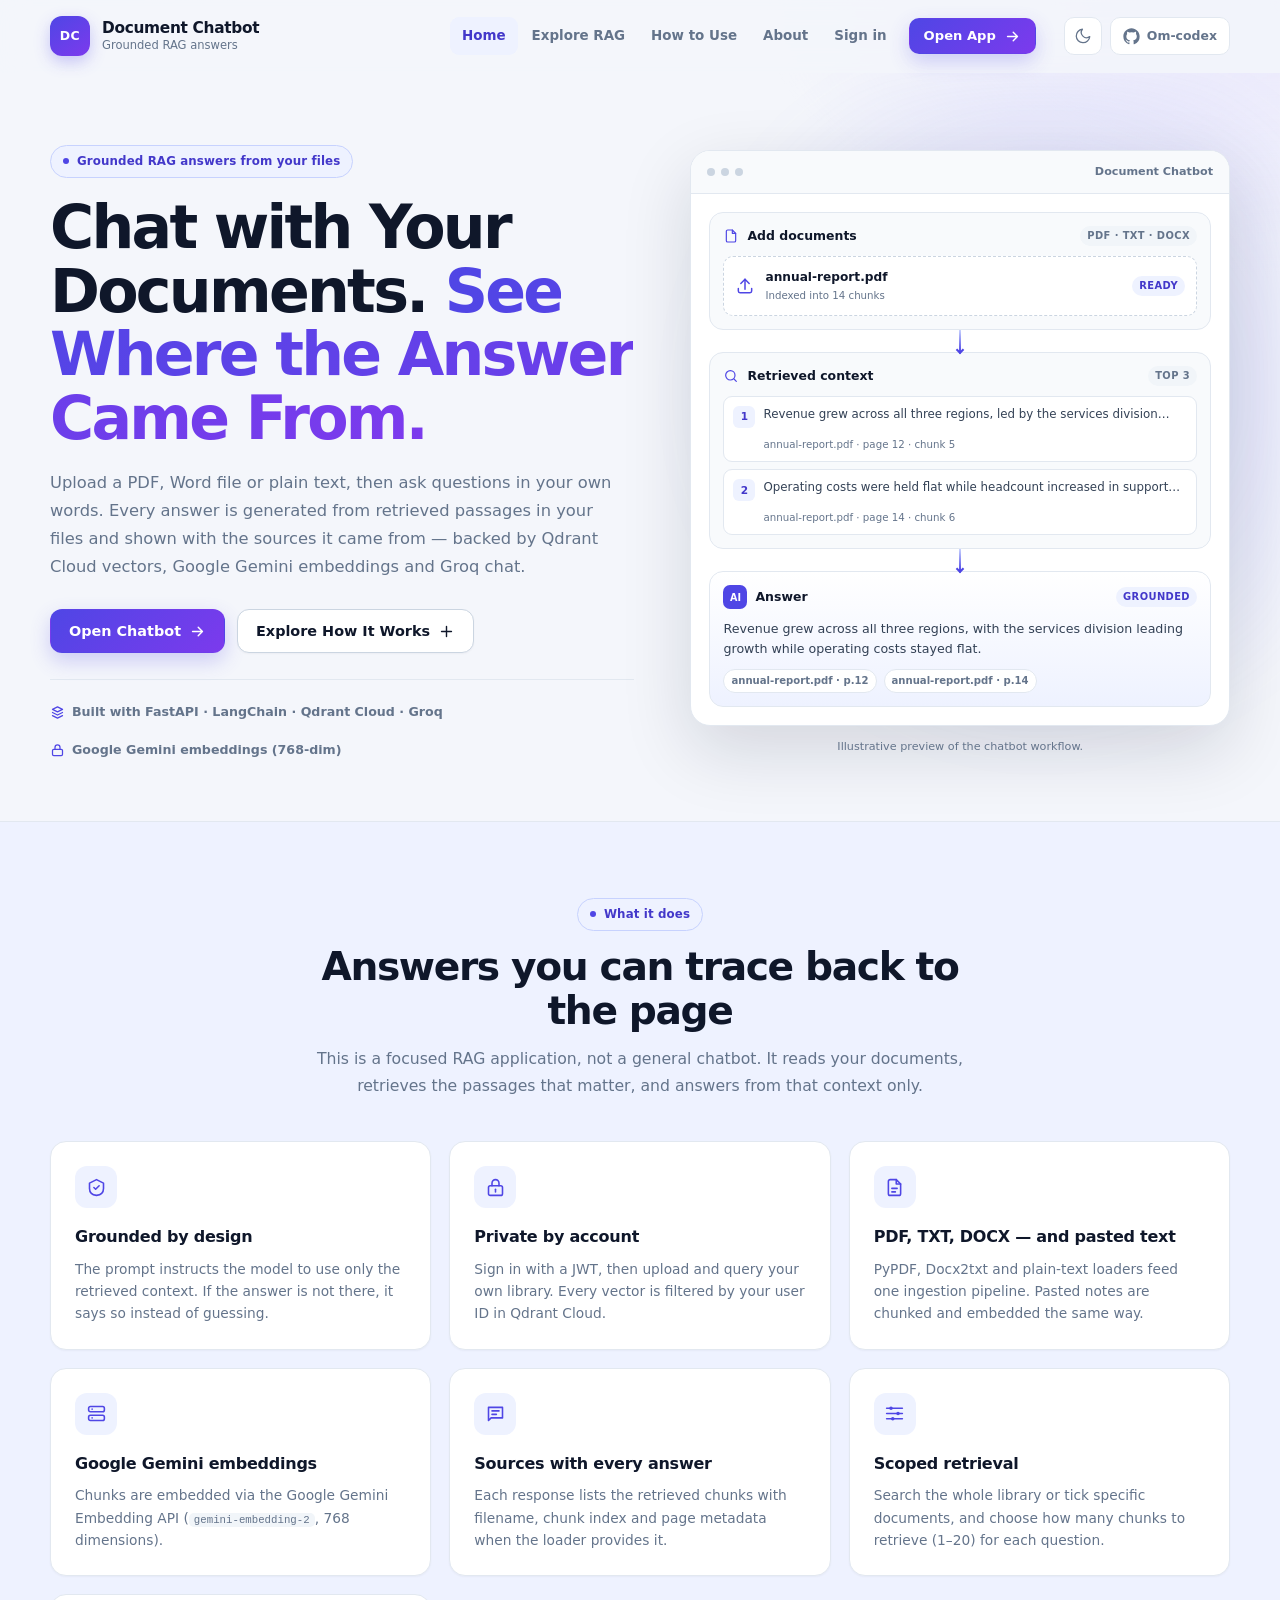
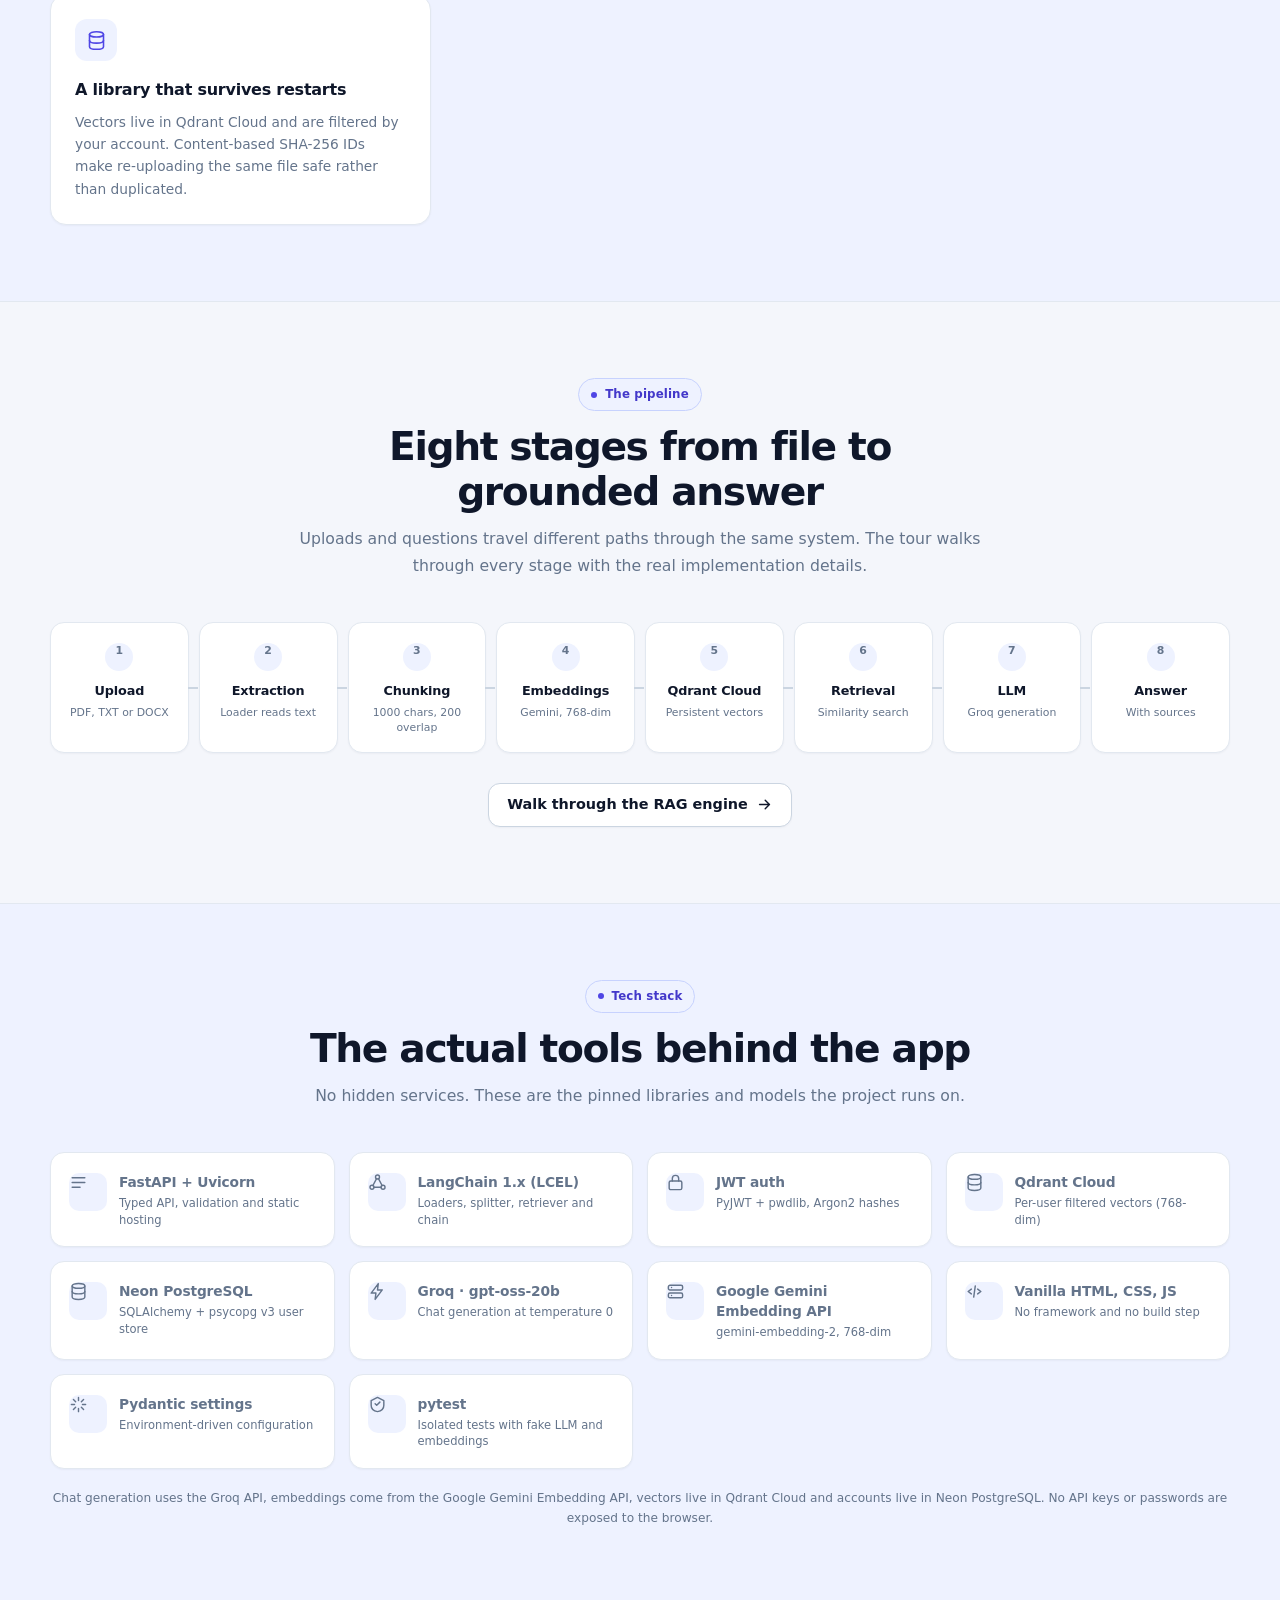
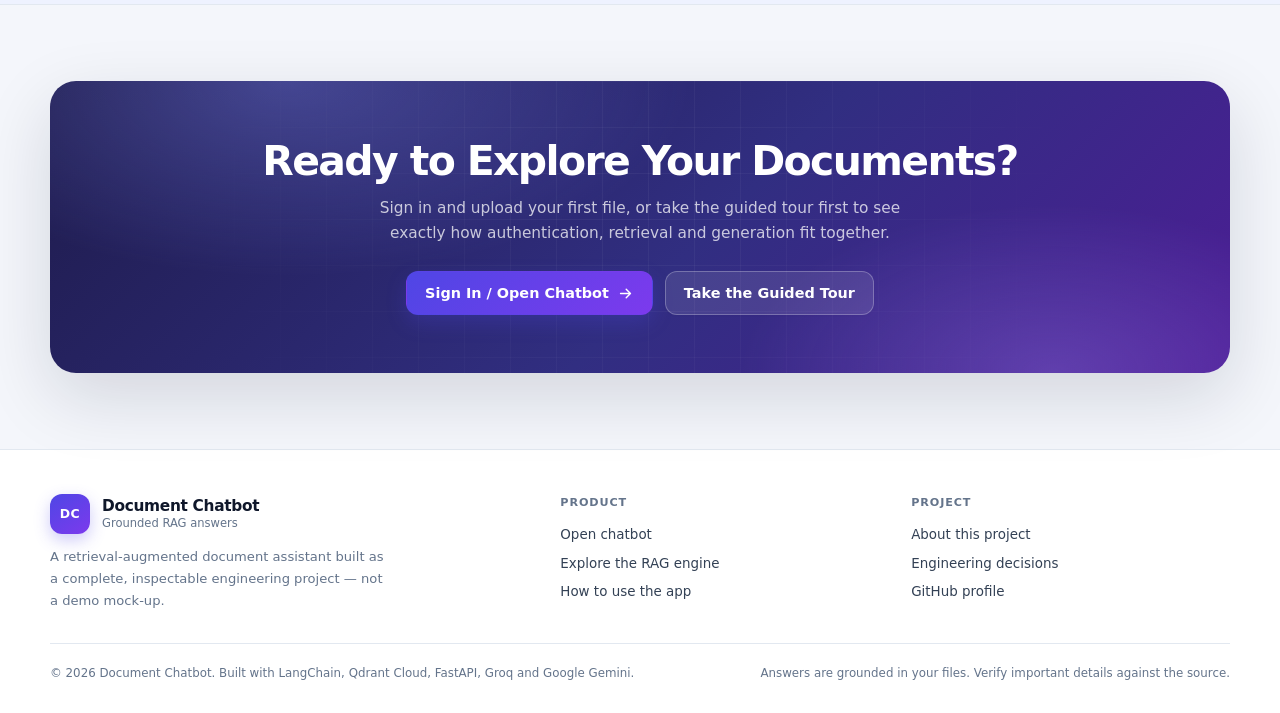
<file: frontend/index.html>
<!doctype html>
<html lang="en">
<head>
  <meta charset="utf-8" />
  <meta name="viewport" content="width=device-width, initial-scale=1" />
  <meta name="description" content="Retrieval-augmented generation document assistant. Upload PDF, TXT or DOCX files and ask grounded questions with cited sources. FastAPI backend, Qdrant Cloud vectors, Google Gemini embeddings and Groq chat." />
  <title>Document Chatbot — Chat with your documents</title>
  <link rel="icon" href="favicon.svg" type="image/svg+xml" />
  <link rel="stylesheet" href="css/site.css?v=1" />
  <script src="js/theme.js"></script>
</head>
<body>
  <a class="skip-link" href="#main">Skip to content</a>

  <header class="site-header" id="site-header">
    <div class="container site-header__inner">
      <a class="site-brand" href="index.html" aria-label="Document Chatbot home">
        <span class="site-brand__mark" aria-hidden="true">DC</span>
        <span class="site-brand__text">
          <strong>Document Chatbot</strong>
          <span>Grounded RAG answers</span>
        </span>
      </a>

      <nav class="site-nav" id="site-nav" aria-label="Primary">
        <a href="index.html" aria-current="page">Home</a>
        <a href="tour.html?tour=rag">Explore RAG</a>
        <a href="tour.html?tour=app">How to Use</a>
        <a href="about.html">About</a>
        <a href="login.html">Sign in</a>
        <a class="btn btn--primary btn--sm" href="chat.html">
          Open App
          <svg viewBox="0 0 24 24" fill="none" stroke="currentColor" stroke-width="2" stroke-linecap="round" stroke-linejoin="round" aria-hidden="true">
            <path d="M5 12h14M13 6l6 6-6 6" />
          </svg>
        </a>
      </nav>

      <div class="site-tools">
        <button id="theme-toggle" class="icon-btn" type="button" aria-label="Dark mode" aria-pressed="false" title="Switch to dark mode">
          <svg class="theme-icon theme-icon--moon" viewBox="0 0 24 24" fill="none" stroke="currentColor" stroke-width="1.7" stroke-linecap="round" stroke-linejoin="round" aria-hidden="true">
            <path d="M21 12.8A9 9 0 1 1 11.2 3a7 7 0 0 0 9.8 9.8Z" />
          </svg>
          <svg class="theme-icon theme-icon--sun" viewBox="0 0 24 24" fill="none" stroke="currentColor" stroke-width="1.7" stroke-linecap="round" stroke-linejoin="round" aria-hidden="true">
            <circle cx="12" cy="12" r="4" />
            <path d="M12 2v2M12 20v2M4.93 4.93l1.41 1.41M17.66 17.66l1.41 1.41M2 12h2M20 12h2M6.34 17.66l-1.41 1.41M19.07 4.93l-1.41 1.41" />
          </svg>
        </button>
        <a class="github-link" href="https://github.com/Om-codex" target="_blank" rel="noopener noreferrer" title="Om-codex on GitHub" aria-label="Om-codex on GitHub">
          <svg viewBox="0 0 24 24" fill="currentColor" aria-hidden="true">
            <path d="M12 .5C5.73.5.5 5.73.5 12a11.5 11.5 0 0 0 7.86 10.92c.58.1.79-.25.79-.56v-2c-3.2.7-3.88-1.37-3.88-1.37-.53-1.34-1.3-1.7-1.3-1.7-1.06-.72.08-.71.08-.71 1.17.08 1.78 1.2 1.78 1.2 1.04 1.78 2.73 1.27 3.4.97.1-.75.4-1.27.73-1.56-2.55-.29-5.23-1.28-5.23-5.7 0-1.26.45-2.29 1.19-3.1-.12-.29-.52-1.46.11-3.05 0 0 .97-.31 3.18 1.18a11.1 11.1 0 0 1 5.8 0c2.2-1.49 3.17-1.18 3.17-1.18.63 1.59.23 2.76.11 3.05.74.81 1.19 1.84 1.19 3.1 0 4.43-2.69 5.4-5.25 5.69.41.36.78 1.06.78 2.14v3.17c0 .31.21.67.8.56A11.5 11.5 0 0 0 23.5 12C23.5 5.73 18.27.5 12 .5Z" />
          </svg>
          <span>Om-codex</span>
        </a>
        <button class="nav-toggle" id="nav-toggle" type="button" aria-expanded="false" aria-controls="site-nav" aria-label="Open menu">
          <span></span><span></span><span></span>
        </button>
      </div>
    </div>
  </header>

  <main id="main">
    <!-- ================================================================ hero -->
    <section class="hero">
      <div class="container hero__grid">
        <div>
          <span class="eyebrow">Grounded RAG answers from your files</span>
          <h1>Chat with Your Documents. <span class="grad">See Where the Answer Came From.</span></h1>
          <p class="hero__lede">
            Upload a PDF, Word file or plain text, then ask questions in your own words.
            Every answer is generated from retrieved passages in your files and shown with
            the sources it came from — backed by Qdrant Cloud vectors, Google Gemini
            embeddings and Groq chat.
          </p>

          <div class="hero__actions">
            <a class="btn btn--primary" href="chat.html">
              Open Chatbot
              <svg viewBox="0 0 24 24" fill="none" stroke="currentColor" stroke-width="2" stroke-linecap="round" stroke-linejoin="round" aria-hidden="true">
                <path d="M5 12h14M13 6l6 6-6 6" />
              </svg>
            </a>
            <a class="btn btn--secondary" href="tour.html?tour=rag">
              Explore How It Works
              <svg viewBox="0 0 24 24" fill="none" stroke="currentColor" stroke-width="2" stroke-linecap="round" stroke-linejoin="round" aria-hidden="true">
                <path d="M12 5v14M5 12h14" />
              </svg>
            </a>
          </div>

          <p class="hero__meta">
            <span>
              <svg viewBox="0 0 24 24" fill="none" stroke="currentColor" stroke-width="2" stroke-linecap="round" stroke-linejoin="round" aria-hidden="true">
                <path d="m4 7 8-4 8 4-8 4-8-4Z" /><path d="m4 12 8 4 8-4" /><path d="m4 17 8 4 8-4" />
              </svg>
              Built with FastAPI &middot; LangChain &middot; Qdrant Cloud &middot; Groq
            </span>
            <span>
              <svg viewBox="0 0 24 24" fill="none" stroke="currentColor" stroke-width="2" stroke-linecap="round" stroke-linejoin="round" aria-hidden="true">
                <rect x="4" y="10" width="16" height="10" rx="2" /><path d="M8 10V7a4 4 0 0 1 8 0v3" />
              </svg>
              Google Gemini embeddings (768-dim)
            </span>
          </p>
        </div>

        <div class="hero-visual">
          <div class="hero-visual__glow" aria-hidden="true"></div>
          <div class="hv-window" role="img" aria-label="Illustration of the chatbot: a document is uploaded, matching chunks are retrieved, and an answer is shown with sources.">
            <div class="hv-topbar">
              <span class="hv-dot"></span><span class="hv-dot"></span><span class="hv-dot"></span>
              <span class="hv-title">Document Chatbot</span>
            </div>
            <div class="hv-body">
              <div class="hv-card">
                <div class="hv-card__head">
                  <svg viewBox="0 0 24 24" fill="none" stroke="currentColor" stroke-width="1.8" stroke-linecap="round" stroke-linejoin="round" aria-hidden="true">
                    <path d="M14 3H7a2 2 0 0 0-2 2v14a2 2 0 0 0 2 2h10a2 2 0 0 0 2-2V8Z" /><path d="M14 3v5h5" />
                  </svg>
                  Add documents
                  <span class="hv-badge">PDF &middot; TXT &middot; DOCX</span>
                </div>
                <div class="hv-drop">
                  <svg viewBox="0 0 24 24" fill="none" stroke="currentColor" stroke-width="1.8" stroke-linecap="round" stroke-linejoin="round" aria-hidden="true">
                    <path d="M12 16V4" /><path d="m7 9 5-5 5 5" /><path d="M4 15v3a2 2 0 0 0 2 2h12a2 2 0 0 0 2-2v-3" />
                  </svg>
                  <span>
                    <strong>annual-report.pdf</strong>
                    <small>Indexed into 14 chunks</small>
                  </span>
                  <span class="hv-badge hv-badge--soft">Ready</span>
                </div>
              </div>

              <div class="hv-connector" aria-hidden="true"><span></span></div>

              <div class="hv-card">
                <div class="hv-card__head">
                  <svg viewBox="0 0 24 24" fill="none" stroke="currentColor" stroke-width="1.8" stroke-linecap="round" stroke-linejoin="round" aria-hidden="true">
                    <circle cx="11" cy="11" r="7" /><path d="m20 20-3.5-3.5" />
                  </svg>
                  Retrieved context
                  <span class="hv-badge">Top 3</span>
                </div>
                <div class="hv-snippet">
                  <span class="hv-snippet__rank">1</span>
                  <p>Revenue grew across all three regions, led by the services division&hellip;</p>
                  <span class="hv-snippet__meta">annual-report.pdf &middot; page 12 &middot; chunk 5</span>
                </div>
                <div class="hv-snippet">
                  <span class="hv-snippet__rank">2</span>
                  <p>Operating costs were held flat while headcount increased in support&hellip;</p>
                  <span class="hv-snippet__meta">annual-report.pdf &middot; page 14 &middot; chunk 6</span>
                </div>
              </div>

              <div class="hv-connector" aria-hidden="true"><span></span></div>

              <div class="hv-card hv-answer">
                <div class="hv-card__head">
                  <span class="hv-ai" aria-hidden="true">AI</span>
                  Answer
                  <span class="hv-badge hv-badge--soft">Grounded</span>
                </div>
                <p>Revenue grew across all three regions, with the services division leading growth while operating costs stayed flat.</p>
                <div class="hv-sources">
                  <span>annual-report.pdf &middot; p.12</span>
                  <span>annual-report.pdf &middot; p.14</span>
                </div>
              </div>
            </div>
          </div>
          <p class="hero-visual__caption">Illustrative preview of the chatbot workflow.</p>
        </div>
      </div>
    </section>

    <!-- ============================================================ features -->
    <section class="section section--soft" id="features">
      <div class="container">
        <div class="section-head" data-reveal>
          <span class="eyebrow">What it does</span>
          <h2>Answers you can trace back to the page</h2>
          <p>This is a focused RAG application, not a general chatbot. It reads your documents, retrieves the passages that matter, and answers from that context only.</p>
        </div>

        <div class="feature-grid">
          <article class="feature-card" data-reveal>
            <div class="feature-icon">
              <svg viewBox="0 0 24 24" fill="none" stroke="currentColor" stroke-width="1.8" stroke-linecap="round" stroke-linejoin="round" aria-hidden="true">
                <path d="M12 3 4 7v6c0 4.5 3.4 7.4 8 8 4.6-.6 8-3.5 8-8V7l-8-4Z" /><path d="m9 12 2 2 4-4" />
              </svg>
            </div>
            <h3>Grounded by design</h3>
            <p>The prompt instructs the model to use only the retrieved context. If the answer is not there, it says so instead of guessing.</p>
          </article>

          <article class="feature-card" data-reveal>
            <div class="feature-icon">
              <svg viewBox="0 0 24 24" fill="none" stroke="currentColor" stroke-width="1.8" stroke-linecap="round" stroke-linejoin="round" aria-hidden="true">
                <rect x="4" y="10" width="16" height="11" rx="2" /><path d="M8 10V7a4 4 0 0 1 8 0v3" /><path d="M12 14v3" />
              </svg>
            </div>
            <h3>Private by account</h3>
            <p>Sign in with a JWT, then upload and query your own library. Every vector is filtered by your user ID in Qdrant Cloud.</p>
          </article>

          <article class="feature-card" data-reveal>
            <div class="feature-icon">
              <svg viewBox="0 0 24 24" fill="none" stroke="currentColor" stroke-width="1.8" stroke-linecap="round" stroke-linejoin="round" aria-hidden="true">
                <path d="M14 3H7a2 2 0 0 0-2 2v14a2 2 0 0 0 2 2h10a2 2 0 0 0 2-2V8Z" /><path d="M14 3v5h5" /><path d="M9 13h6M9 17h4" />
              </svg>
            </div>
            <h3>PDF, TXT, DOCX &mdash; and pasted text</h3>
            <p>PyPDF, Docx2txt and plain-text loaders feed one ingestion pipeline. Pasted notes are chunked and embedded the same way.</p>
          </article>

          <article class="feature-card" data-reveal>
            <div class="feature-icon">
              <svg viewBox="0 0 24 24" fill="none" stroke="currentColor" stroke-width="1.8" stroke-linecap="round" stroke-linejoin="round" aria-hidden="true">
                <rect x="3" y="4" width="18" height="6" rx="2" /><rect x="3" y="14" width="18" height="6" rx="2" /><path d="M7 7h.01M7 17h.01" />
              </svg>
            </div>
            <h3>Google Gemini embeddings</h3>
            <p>Chunks are embedded via the Google Gemini Embedding API (<code>gemini-embedding-2</code>, 768 dimensions).</p>
          </article>

          <article class="feature-card" data-reveal>
            <div class="feature-icon">
              <svg viewBox="0 0 24 24" fill="none" stroke="currentColor" stroke-width="1.8" stroke-linecap="round" stroke-linejoin="round" aria-hidden="true">
                <path d="M4 5h16v12H7l-3 3V5Z" /><path d="M8 9h8M8 13h5" />
              </svg>
            </div>
            <h3>Sources with every answer</h3>
            <p>Each response lists the retrieved chunks with filename, chunk index and page metadata when the loader provides it.</p>
          </article>

          <article class="feature-card" data-reveal>
            <div class="feature-icon">
              <svg viewBox="0 0 24 24" fill="none" stroke="currentColor" stroke-width="1.8" stroke-linecap="round" stroke-linejoin="round" aria-hidden="true">
                <path d="M3 6h18M3 12h18M3 18h18" /><circle cx="8" cy="6" r="2" fill="currentColor" stroke="none" /><circle cx="16" cy="12" r="2" fill="currentColor" stroke="none" /><circle cx="10" cy="18" r="2" fill="currentColor" stroke="none" />
              </svg>
            </div>
            <h3>Scoped retrieval</h3>
            <p>Search the whole library or tick specific documents, and choose how many chunks to retrieve (1&ndash;20) for each question.</p>
          </article>

          <article class="feature-card" data-reveal>
            <div class="feature-icon">
              <svg viewBox="0 0 24 24" fill="none" stroke="currentColor" stroke-width="1.8" stroke-linecap="round" stroke-linejoin="round" aria-hidden="true">
                <ellipse cx="12" cy="5" rx="8" ry="3" /><path d="M4 5v14c0 1.7 3.6 3 8 3s8-1.3 8-3V5" /><path d="M4 12c0 1.7 3.6 3 8 3s8-1.3 8-3" />
              </svg>
            </div>
            <h3>A library that survives restarts</h3>
            <p>Vectors live in Qdrant Cloud and are filtered by your account. Content-based SHA-256 IDs make re-uploading the same file safe rather than duplicated.</p>
          </article>
        </div>
      </div>
    </section>

    <!-- ============================================================ pipeline -->
    <section class="section" id="workflow">
      <div class="container">
        <div class="section-head" data-reveal>
          <span class="eyebrow">The pipeline</span>
          <h2>Eight stages from file to grounded answer</h2>
          <p>Uploads and questions travel different paths through the same system. The tour walks through every stage with the real implementation details.</p>
        </div>

        <div class="pipeline" data-reveal>
          <div class="pipeline-step">
            <span class="pipeline-num">1</span>
            <strong>Upload</strong>
            <span>PDF, TXT or DOCX</span>
          </div>
          <div class="pipeline-step">
            <span class="pipeline-num">2</span>
            <strong>Extraction</strong>
            <span>Loader reads text</span>
          </div>
          <div class="pipeline-step">
            <span class="pipeline-num">3</span>
            <strong>Chunking</strong>
            <span>1000 chars, 200 overlap</span>
          </div>
          <div class="pipeline-step">
            <span class="pipeline-num">4</span>
            <strong>Embeddings</strong>
            <span>Gemini, 768-dim</span>
          </div>
          <div class="pipeline-step">
            <span class="pipeline-num">5</span>
            <strong>Qdrant Cloud</strong>
            <span>Persistent vectors</span>
          </div>
          <div class="pipeline-step">
            <span class="pipeline-num">6</span>
            <strong>Retrieval</strong>
            <span>Similarity search</span>
          </div>
          <div class="pipeline-step">
            <span class="pipeline-num">7</span>
            <strong>LLM</strong>
            <span>Groq generation</span>
          </div>
          <div class="pipeline-step">
            <span class="pipeline-num">8</span>
            <strong>Answer</strong>
            <span>With sources</span>
          </div>
        </div>

        <div class="pipeline-cta" data-reveal>
          <a class="btn btn--secondary" href="tour.html?tour=rag">
            Walk through the RAG engine
            <svg viewBox="0 0 24 24" fill="none" stroke="currentColor" stroke-width="2" stroke-linecap="round" stroke-linejoin="round" aria-hidden="true">
              <path d="M5 12h14M13 6l6 6-6 6" />
            </svg>
          </a>
        </div>
      </div>
    </section>

    <!-- ================================================================ tech -->
    <section class="section section--soft" id="stack">
      <div class="container">
        <div class="section-head" data-reveal>
          <span class="eyebrow">Tech stack</span>
          <h2>The actual tools behind the app</h2>
          <p>No hidden services. These are the pinned libraries and models the project runs on.</p>
        </div>

        <div class="tech-grid">
          <div class="tech-card" data-reveal>
            <span class="tech-icon">
              <svg viewBox="0 0 24 24" fill="none" stroke="currentColor" stroke-width="1.8" stroke-linecap="round" stroke-linejoin="round" aria-hidden="true">
                <path d="M4 6h16M4 12h16M4 18h10" />
              </svg>
            </span>
            <span><strong>FastAPI + Uvicorn</strong><span>Typed API, validation and static hosting</span></span>
          </div>
          <div class="tech-card" data-reveal>
            <span class="tech-icon">
              <svg viewBox="0 0 24 24" fill="none" stroke="currentColor" stroke-width="1.8" stroke-linecap="round" stroke-linejoin="round" aria-hidden="true">
                <circle cx="12" cy="5" r="2.5" /><circle cx="5" cy="18" r="2.5" /><circle cx="19" cy="18" r="2.5" /><path d="M10.8 7.2 6.2 15.8M13.2 7.2l4.6 8.6M7.5 18h9" />
              </svg>
            </span>
            <span><strong>LangChain 1.x (LCEL)</strong><span>Loaders, splitter, retriever and chain</span></span>
          </div>
          <div class="tech-card" data-reveal>
            <span class="tech-icon">
              <svg viewBox="0 0 24 24" fill="none" stroke="currentColor" stroke-width="1.8" stroke-linecap="round" stroke-linejoin="round" aria-hidden="true">
                <rect x="4" y="10" width="16" height="11" rx="2" /><path d="M8 10V7a4 4 0 0 1 8 0v3" />
              </svg>
            </span>
            <span><strong>JWT auth</strong><span>PyJWT + pwdlib, Argon2 hashes</span></span>
          </div>
          <div class="tech-card" data-reveal>
            <span class="tech-icon">
              <svg viewBox="0 0 24 24" fill="none" stroke="currentColor" stroke-width="1.8" stroke-linecap="round" stroke-linejoin="round" aria-hidden="true">
                <ellipse cx="12" cy="5" rx="8" ry="3" /><path d="M4 5v14c0 1.7 3.6 3 8 3s8-1.3 8-3V5" /><path d="M4 12c0 1.7 3.6 3 8 3s8-1.3 8-3" />
              </svg>
            </span>
            <span><strong>Qdrant Cloud</strong><span>Per-user filtered vectors (768-dim)</span></span>
          </div>
          <div class="tech-card" data-reveal>
            <span class="tech-icon">
              <svg viewBox="0 0 24 24" fill="none" stroke="currentColor" stroke-width="1.8" stroke-linecap="round" stroke-linejoin="round" aria-hidden="true">
                <ellipse cx="12" cy="5" rx="8" ry="3" /><path d="M4 5v14c0 1.7 3.6 3 8 3s8-1.3 8-3V5" /><path d="M4 12c0 1.7 3.6 3 8 3s8-1.3 8-3" />
              </svg>
            </span>
            <span><strong>Neon PostgreSQL</strong><span>SQLAlchemy + psycopg v3 user store</span></span>
          </div>
          <div class="tech-card" data-reveal>
            <span class="tech-icon">
              <svg viewBox="0 0 24 24" fill="none" stroke="currentColor" stroke-width="1.8" stroke-linecap="round" stroke-linejoin="round" aria-hidden="true">
                <path d="M13 2 4 14h6l-1 8 9-12h-6l1-8Z" />
              </svg>
            </span>
            <span><strong>Groq &middot; gpt-oss-20b</strong><span>Chat generation at temperature 0</span></span>
          </div>
          <div class="tech-card" data-reveal>
            <span class="tech-icon">
              <svg viewBox="0 0 24 24" fill="none" stroke="currentColor" stroke-width="1.8" stroke-linecap="round" stroke-linejoin="round" aria-hidden="true">
                <rect x="3" y="4" width="18" height="6" rx="2" /><rect x="3" y="14" width="18" height="6" rx="2" /><path d="M7 7h.01M7 17h.01" />
              </svg>
            </span>
            <span><strong>Google Gemini Embedding API</strong><span>gemini-embedding-2, 768-dim</span></span>
          </div>
          <div class="tech-card" data-reveal>
            <span class="tech-icon">
              <svg viewBox="0 0 24 24" fill="none" stroke="currentColor" stroke-width="1.8" stroke-linecap="round" stroke-linejoin="round" aria-hidden="true">
                <path d="m8 9-4 3 4 3M16 9l4 3-4 3M13 5l-2 14" />
              </svg>
            </span>
            <span><strong>Vanilla HTML, CSS, JS</strong><span>No framework and no build step</span></span>
          </div>
          <div class="tech-card" data-reveal>
            <span class="tech-icon">
              <svg viewBox="0 0 24 24" fill="none" stroke="currentColor" stroke-width="1.8" stroke-linecap="round" stroke-linejoin="round" aria-hidden="true">
                <path d="M12 3v4M12 17v4M3 12h4M17 12h4M5.6 5.6l2.8 2.8M15.6 15.6l2.8 2.8M18.4 5.6l-2.8 2.8M8.4 15.6l-2.8 2.8" />
              </svg>
            </span>
            <span><strong>Pydantic settings</strong><span>Environment-driven configuration</span></span>
          </div>
          <div class="tech-card" data-reveal>
            <span class="tech-icon">
              <svg viewBox="0 0 24 24" fill="none" stroke="currentColor" stroke-width="1.8" stroke-linecap="round" stroke-linejoin="round" aria-hidden="true">
                <path d="m9 11 2 2 4-4" /><path d="M12 3 4 7v6c0 4.5 3.4 7.4 8 8 4.6-.6 8-3.5 8-8V7l-8-4Z" />
              </svg>
            </span>
            <span><strong>pytest</strong><span>Isolated tests with fake LLM and embeddings</span></span>
          </div>
        </div>

        <p class="tech-note">Chat generation uses the Groq API, embeddings come from the Google Gemini Embedding API, vectors live in Qdrant Cloud and accounts live in Neon PostgreSQL. No API keys or passwords are exposed to the browser.</p>
      </div>
    </section>

    <!-- ================================================================= cta -->
    <section class="section" id="start">
      <div class="container">
        <div class="cta-band" data-reveal>
          <h2>Ready to Explore Your Documents?</h2>
          <p>Sign in and upload your first file, or take the guided tour first to see exactly how authentication, retrieval and generation fit together.</p>
          <div class="cta-band__actions">
            <a class="btn btn--primary" href="login.html">
              Sign In / Open Chatbot
              <svg viewBox="0 0 24 24" fill="none" stroke="currentColor" stroke-width="2" stroke-linecap="round" stroke-linejoin="round" aria-hidden="true">
                <path d="M5 12h14M13 6l6 6-6 6" />
              </svg>
            </a>
            <a class="btn btn--secondary" href="tour.html">Take the Guided Tour</a>
          </div>
        </div>
      </div>
    </section>
  </main>

  <footer class="site-footer">
    <div class="container">
      <div class="footer-grid">
        <div class="footer-brand">
          <a class="site-brand" href="index.html">
            <span class="site-brand__mark" aria-hidden="true">DC</span>
            <span class="site-brand__text">
              <strong>Document Chatbot</strong>
              <span>Grounded RAG answers</span>
            </span>
          </a>
          <p>A retrieval-augmented document assistant built as a complete, inspectable engineering project &mdash; not a demo mock-up.</p>
        </div>

        <div class="footer-col">
          <h3>Product</h3>
          <a href="chat.html">Open chatbot</a>
          <a href="tour.html?tour=rag">Explore the RAG engine</a>
          <a href="tour.html?tour=app">How to use the app</a>
        </div>

        <div class="footer-col">
          <h3>Project</h3>
          <a href="about.html">About this project</a>
          <a href="about.html#decisions">Engineering decisions</a>
          <a href="https://github.com/Om-codex" target="_blank" rel="noopener noreferrer">GitHub profile</a>
        </div>
      </div>

      <div class="footer-bottom">
        <span>&copy; <span id="year">2026</span> Document Chatbot. Built with LangChain, Qdrant Cloud, FastAPI, Groq and Google Gemini.</span>
        <span>Answers are grounded in your files. Verify important details against the source.</span>
      </div>
    </div>
  </footer>

  <script src="js/site.js" defer></script>
</body>
</html>
</file>
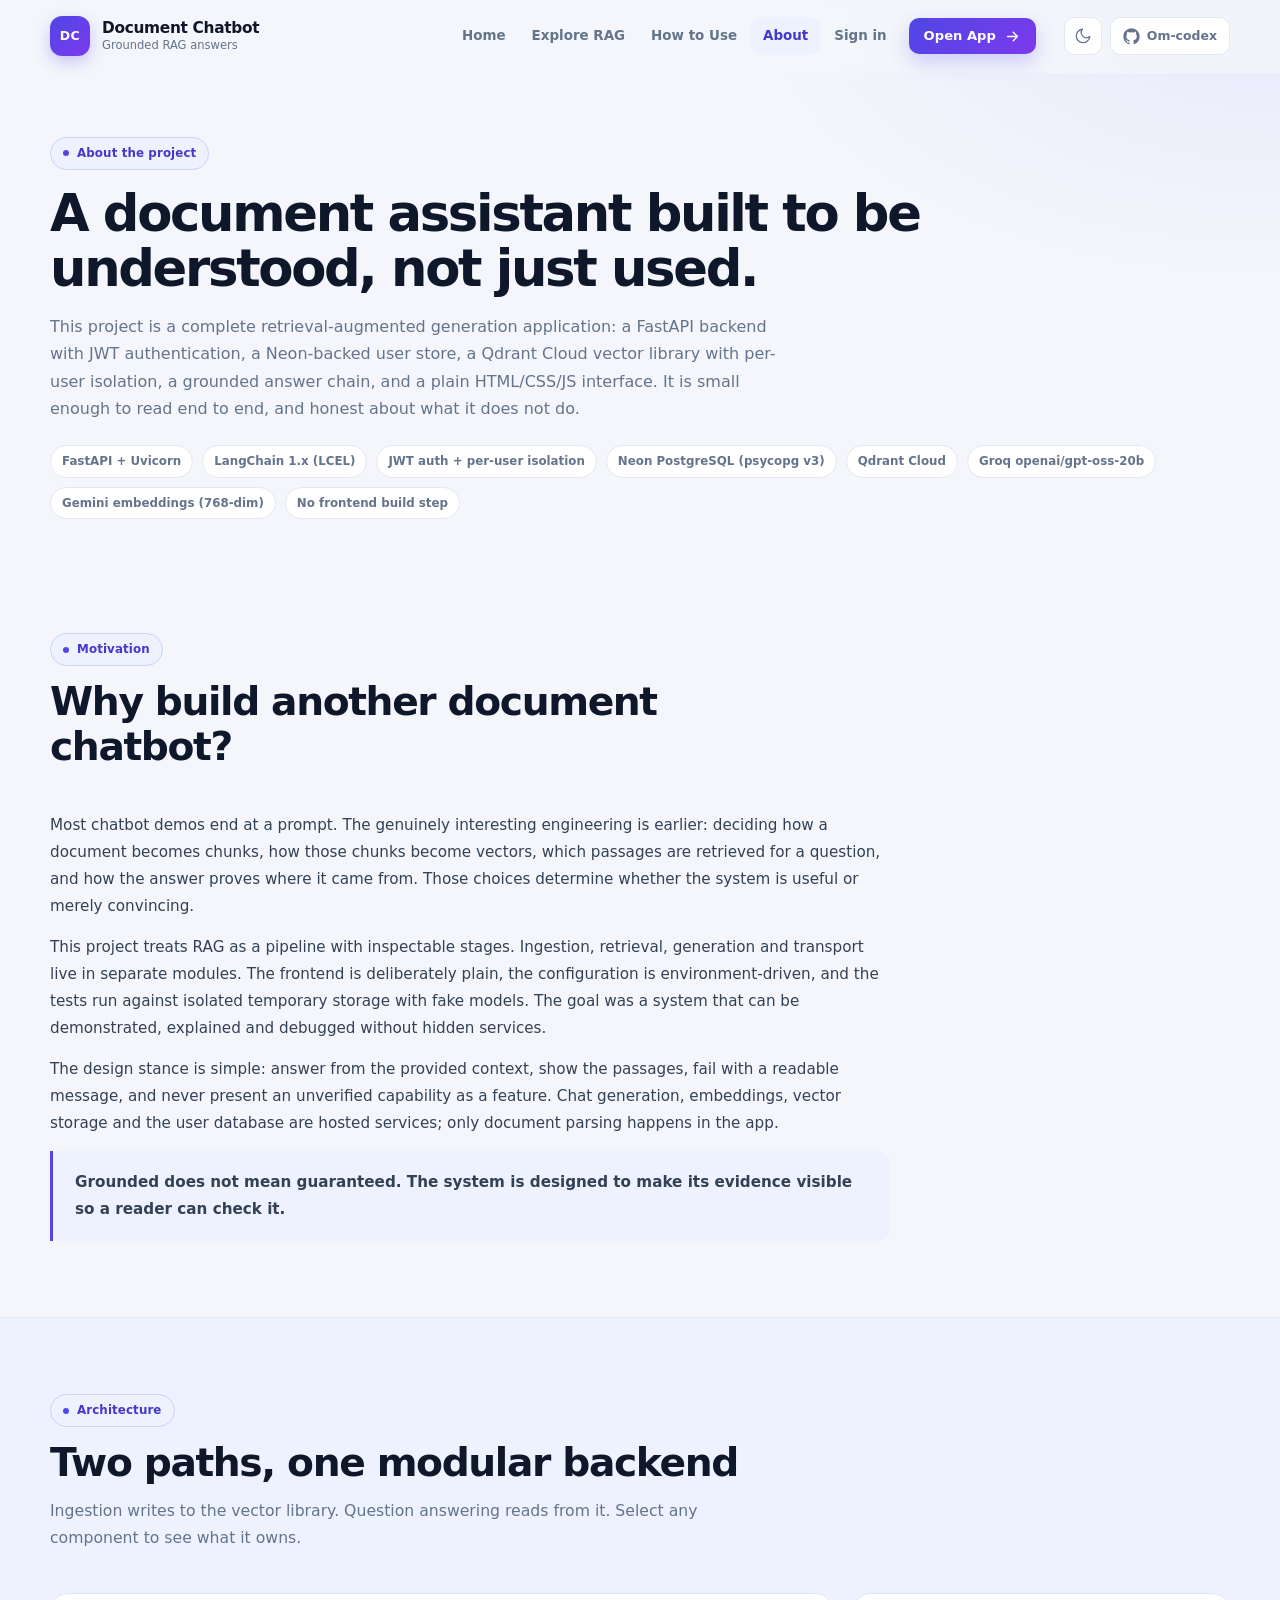
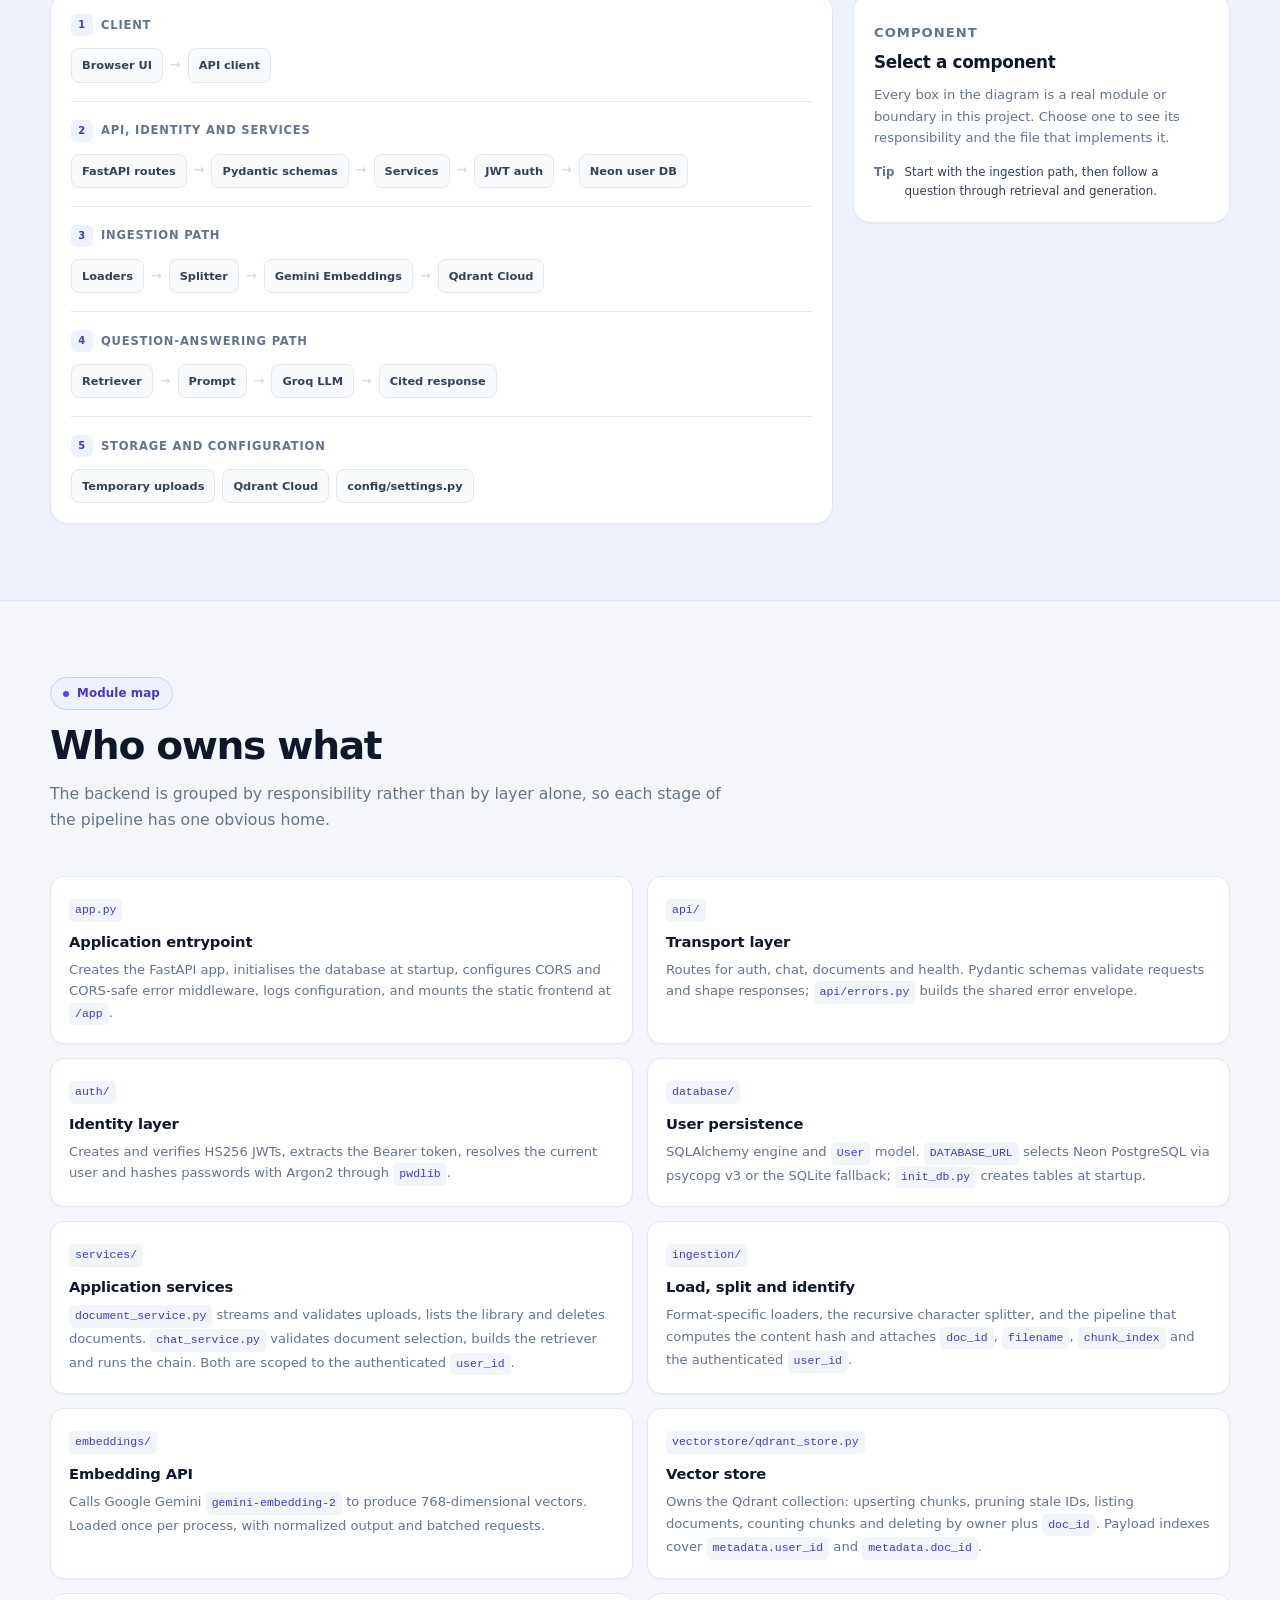
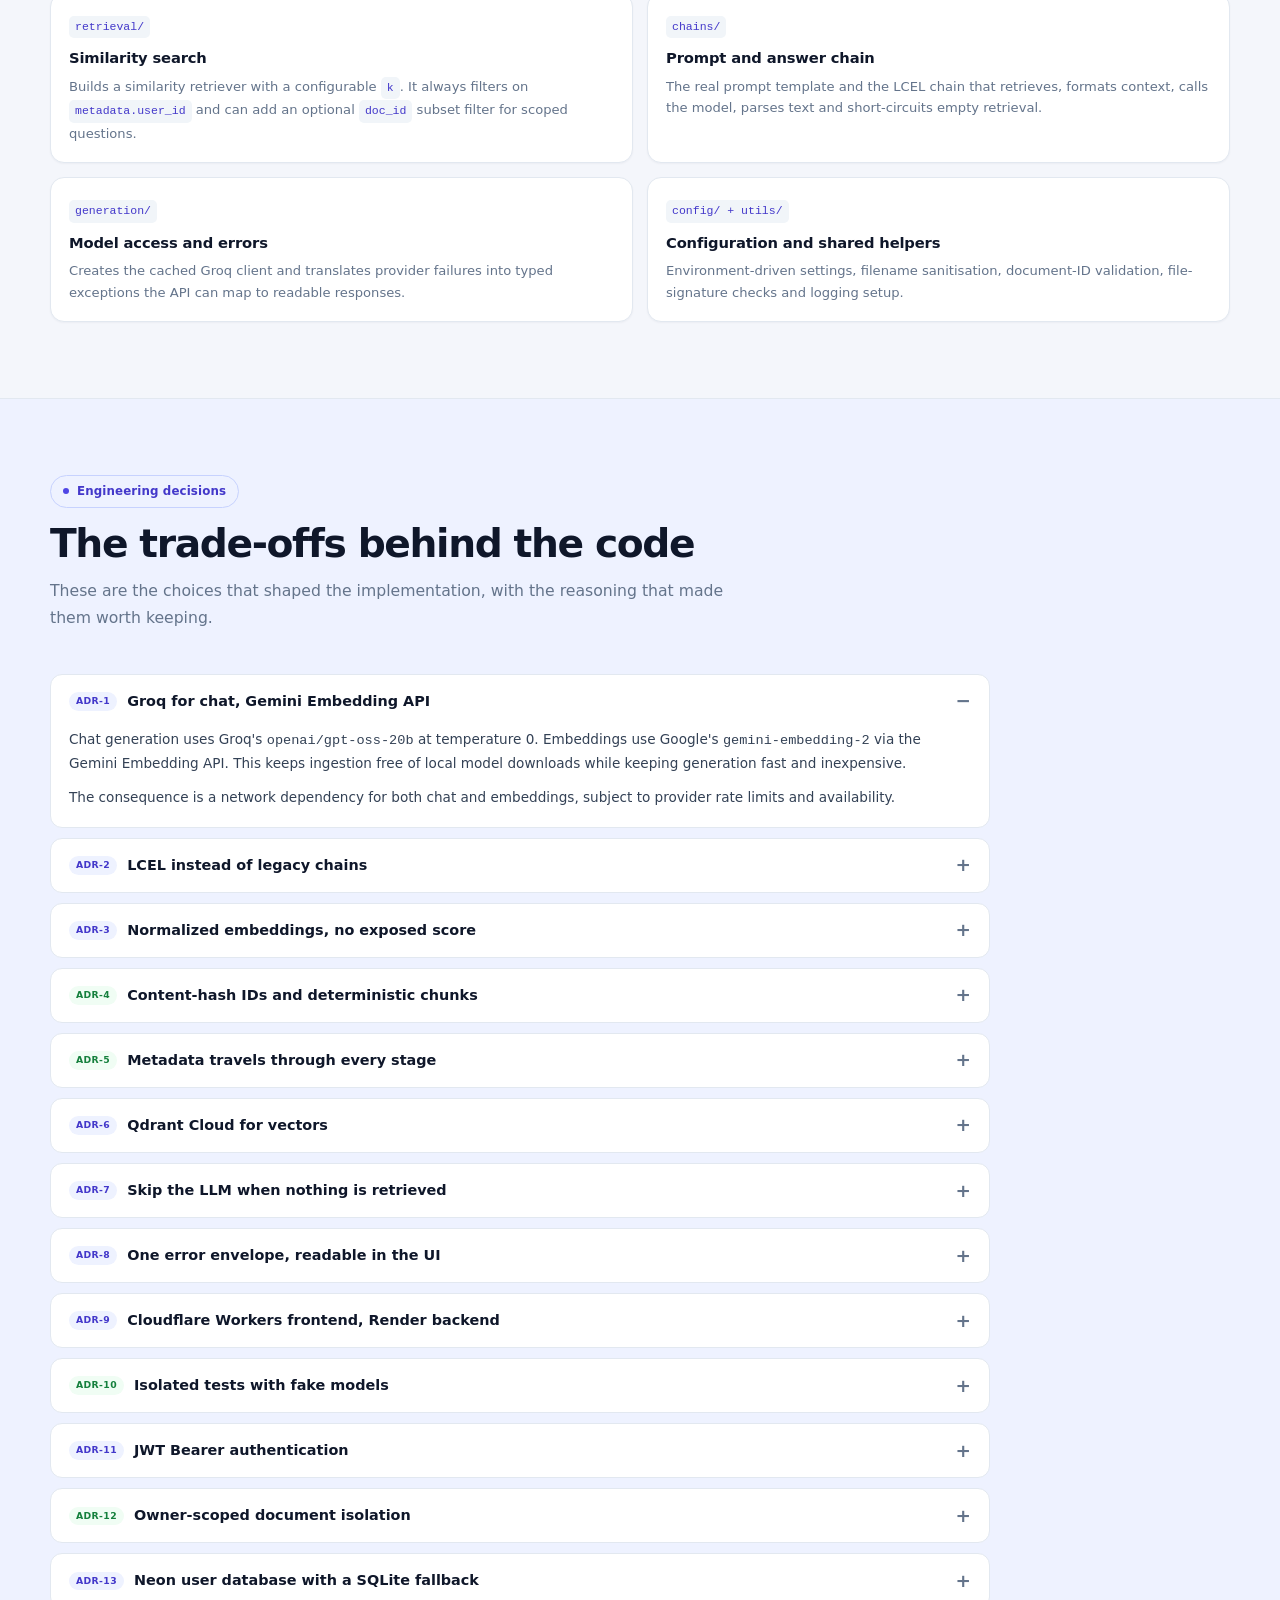
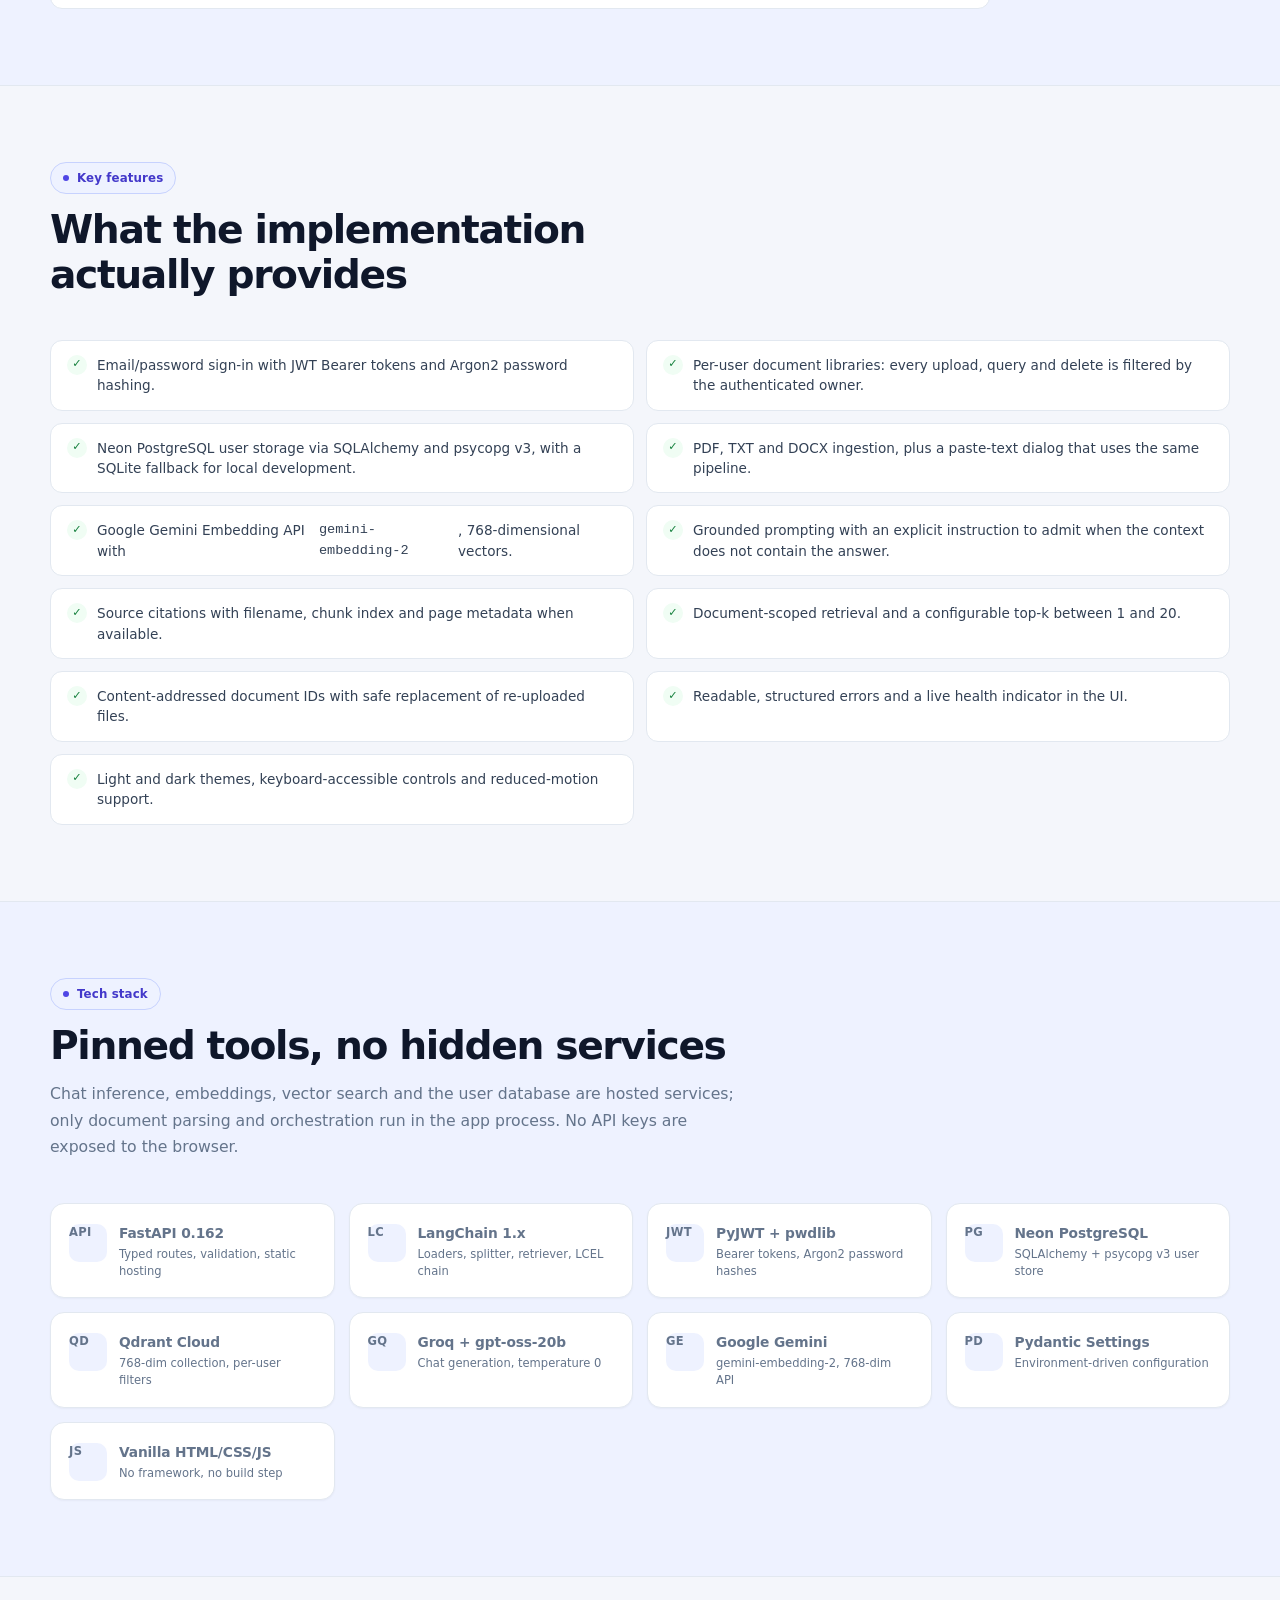
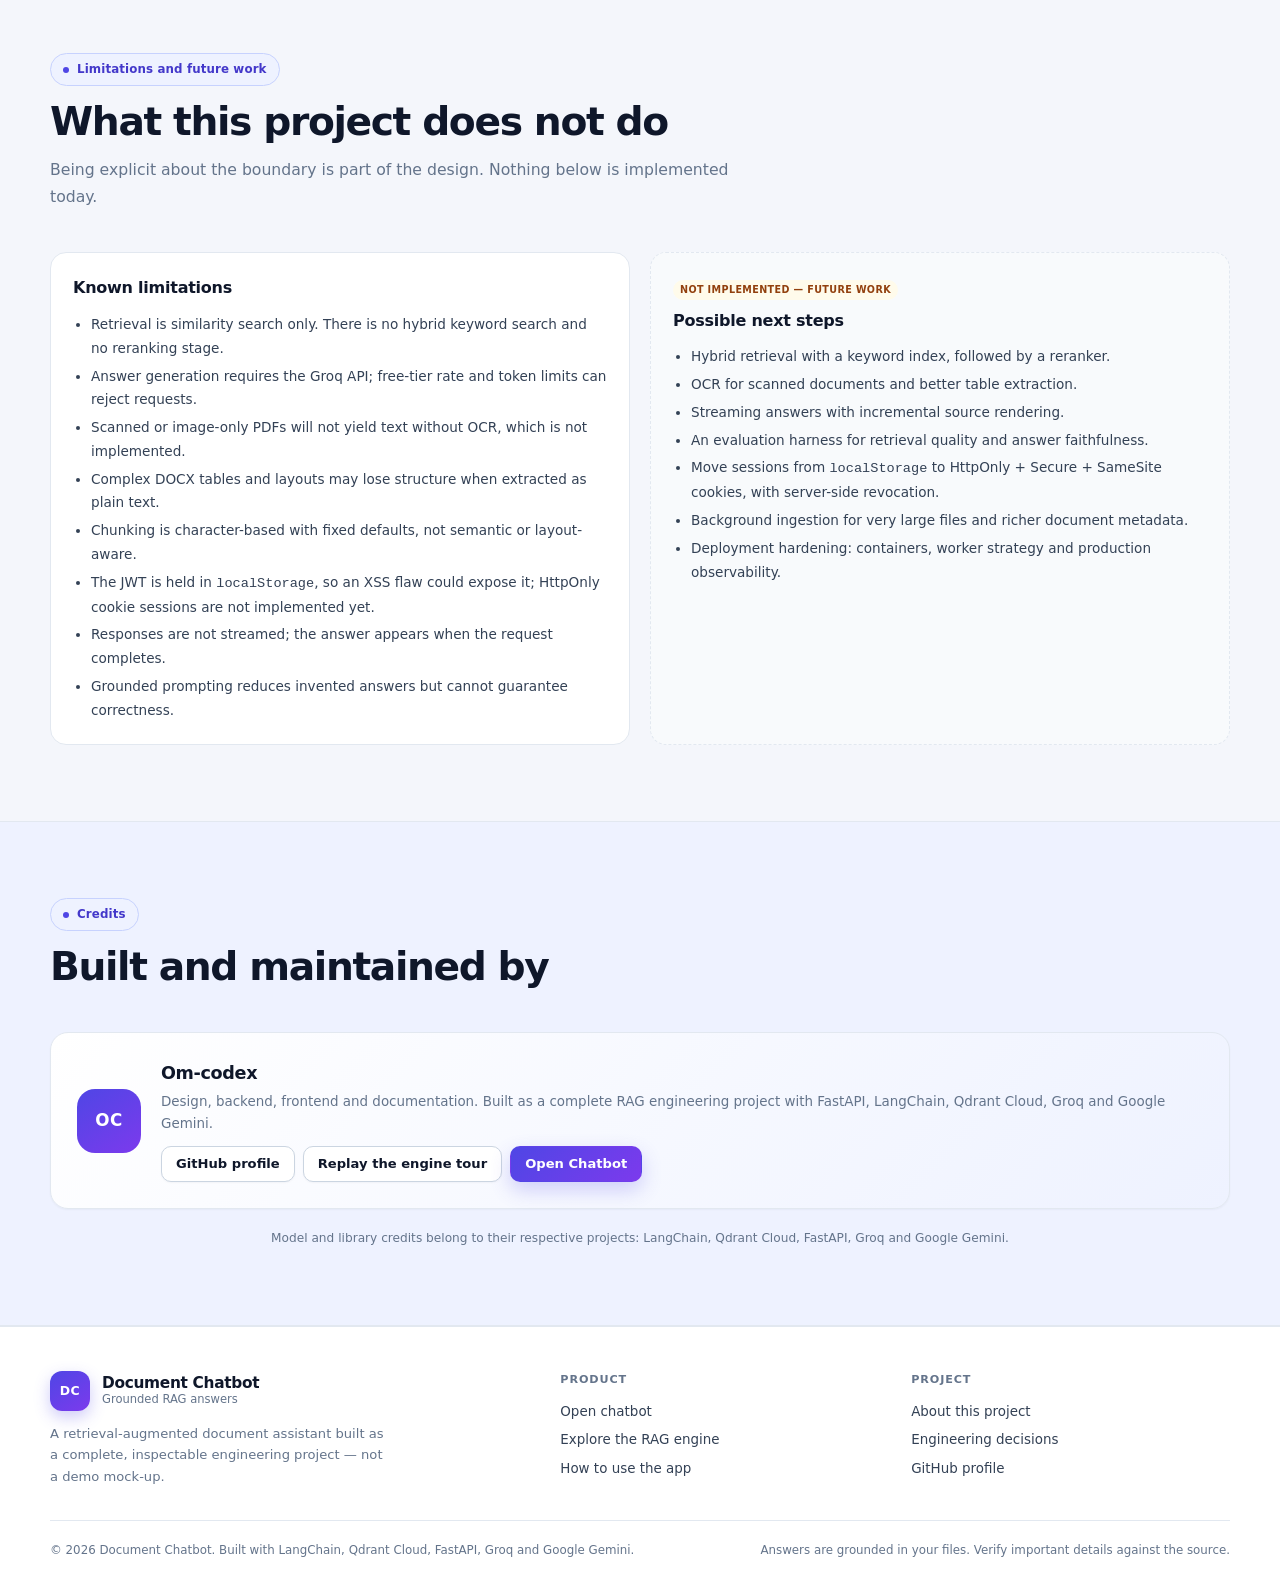
<file: frontend/about.html>
<!doctype html>
<html lang="en">
<head>
  <meta charset="utf-8" />
  <meta name="viewport" content="width=device-width, initial-scale=1" />
  <meta name="description" content="About the Document Chatbot: JWT authentication, per-user document isolation, Neon PostgreSQL, Qdrant Cloud RAG architecture, engineering decisions and limitations." />
  <title>About — Document Chatbot</title>
  <link rel="icon" href="favicon.svg" type="image/svg+xml" />
  <link rel="stylesheet" href="css/site.css?v=1" />
  <script src="js/theme.js"></script>
</head>
<body>
  <a class="skip-link" href="#main">Skip to content</a>

  <header class="site-header" id="site-header">
    <div class="container site-header__inner">
      <a class="site-brand" href="index.html" aria-label="Document Chatbot home">
        <span class="site-brand__mark" aria-hidden="true">DC</span>
        <span class="site-brand__text">
          <strong>Document Chatbot</strong>
          <span>Grounded RAG answers</span>
        </span>
      </a>

      <nav class="site-nav" id="site-nav" aria-label="Primary">
        <a href="index.html">Home</a>
        <a href="tour.html?tour=rag">Explore RAG</a>
        <a href="tour.html?tour=app">How to Use</a>
        <a href="about.html" aria-current="page">About</a>
        <a href="login.html">Sign in</a>
        <a class="btn btn--primary btn--sm" href="chat.html">
          Open App
          <svg viewBox="0 0 24 24" fill="none" stroke="currentColor" stroke-width="2" stroke-linecap="round" stroke-linejoin="round" aria-hidden="true">
            <path d="M5 12h14M13 6l6 6-6 6" />
          </svg>
        </a>
      </nav>

      <div class="site-tools">
        <button id="theme-toggle" class="icon-btn" type="button" aria-label="Dark mode" aria-pressed="false" title="Switch to dark mode">
          <svg class="theme-icon theme-icon--moon" viewBox="0 0 24 24" fill="none" stroke="currentColor" stroke-width="1.7" stroke-linecap="round" stroke-linejoin="round" aria-hidden="true">
            <path d="M21 12.8A9 9 0 1 1 11.2 3a7 7 0 0 0 9.8 9.8Z" />
          </svg>
          <svg class="theme-icon theme-icon--sun" viewBox="0 0 24 24" fill="none" stroke="currentColor" stroke-width="1.7" stroke-linecap="round" stroke-linejoin="round" aria-hidden="true">
            <circle cx="12" cy="12" r="4" />
            <path d="M12 2v2M12 20v2M4.93 4.93l1.41 1.41M17.66 17.66l1.41 1.41M2 12h2M20 12h2M6.34 17.66l-1.41 1.41M19.07 4.93l-1.41 1.41" />
          </svg>
        </button>
        <a class="github-link" href="https://github.com/Om-codex" target="_blank" rel="noopener noreferrer" title="Om-codex on GitHub" aria-label="Om-codex on GitHub">
          <svg viewBox="0 0 24 24" fill="currentColor" aria-hidden="true">
            <path d="M12 .5C5.73.5.5 5.73.5 12a11.5 11.5 0 0 0 7.86 10.92c.58.1.79-.25.79-.56v-2c-3.2.7-3.88-1.37-3.88-1.37-.53-1.34-1.3-1.7-1.3-1.7-1.06-.72.08-.71.08-.71 1.17.08 1.78 1.2 1.78 1.2 1.04 1.78 2.73 1.27 3.4.97.1-.75.4-1.27.73-1.56-2.55-.29-5.23-1.28-5.23-5.7 0-1.26.45-2.29 1.19-3.1-.12-.29-.52-1.46.11-3.05 0 0 .97-.31 3.18 1.18a11.1 11.1 0 0 1 5.8 0c2.2-1.49 3.17-1.18 3.17-1.18.63 1.59.23 2.76.11 3.05.74.81 1.19 1.84 1.19 3.1 0 4.43-2.69 5.4-5.25 5.69.41.36.78 1.06.78 2.14v3.17c0 .31.21.67.8.56A11.5 11.5 0 0 0 23.5 12C23.5 5.73 18.27.5 12 .5Z" />
          </svg>
          <span>Om-codex</span>
        </a>
        <button class="nav-toggle" id="nav-toggle" type="button" aria-expanded="false" aria-controls="site-nav" aria-label="Open menu">
          <span></span><span></span><span></span>
        </button>
      </div>
    </div>
  </header>

  <main id="main">
    <!-- =========================================================== A. intro -->
    <section class="about-hero">
      <div class="container">
        <span class="eyebrow">About the project</span>
        <h1>A document assistant built to be understood, not just used.</h1>
        <p>
          This project is a complete retrieval-augmented generation application: a FastAPI
          backend with JWT authentication, a Neon-backed user store, a Qdrant Cloud vector
          library with per-user isolation, a grounded answer chain, and a plain HTML/CSS/JS
          interface. It is small enough to read end to end, and honest about what it does
          not do.
        </p>
        <div class="about-facts">
          <span class="about-fact">FastAPI + Uvicorn</span>
          <span class="about-fact">LangChain 1.x (LCEL)</span>
          <span class="about-fact">JWT auth + per-user isolation</span>
          <span class="about-fact">Neon PostgreSQL (psycopg v3)</span>
          <span class="about-fact">Qdrant Cloud</span>
          <span class="about-fact">Groq openai/gpt-oss-20b</span>
          <span class="about-fact">Gemini embeddings (768-dim)</span>
          <span class="about-fact">No frontend build step</span>
        </div>
      </div>
    </section>

    <!-- ====================================================== A. motivation -->
    <section class="section" id="motivation">
      <div class="container">
        <div class="section-head section-head--left" data-reveal>
          <span class="eyebrow">Motivation</span>
          <h2>Why build another document chatbot?</h2>
        </div>

        <div class="prose" data-reveal>
          <p>
            Most chatbot demos end at a prompt. The genuinely interesting engineering is
            earlier: deciding how a document becomes chunks, how those chunks become
            vectors, which passages are retrieved for a question, and how the answer
            proves where it came from. Those choices determine whether the system is
            useful or merely convincing.
          </p>
          <p>
            This project treats RAG as a pipeline with inspectable stages. Ingestion,
            retrieval, generation and transport live in separate modules. The frontend is
            deliberately plain, the configuration is environment-driven, and the tests run
            against isolated temporary storage with fake models. The goal was a system
            that can be demonstrated, explained and debugged without hidden services.
          </p>
          <p>
            The design stance is simple: answer from the provided context, show the
            passages, fail with a readable message, and never present an unverified
            capability as a feature. Chat generation, embeddings, vector storage and the
            user database are hosted services; only document parsing happens in the app.
          </p>
          <p class="pull-quote">
            Grounded does not mean guaranteed. The system is designed to make its evidence
            visible so a reader can check it.
          </p>
        </div>
      </div>
    </section>

    <!-- ==================================================== B. architecture -->
    <section class="section section--soft" id="architecture">
      <div class="container">
        <div class="section-head section-head--left" data-reveal>
          <span class="eyebrow">Architecture</span>
          <h2>Two paths, one modular backend</h2>
          <p>Ingestion writes to the vector library. Question answering reads from it. Select any component to see what it owns.</p>
        </div>

        <div class="arch-layout" data-reveal>
          <div class="arch-canvas">
            <div class="arch-lane">
              <p class="arch-lane__title"><span>1</span>Client</p>
              <div class="arch-flow">
                <button class="arch-node" type="button" data-node="client" aria-pressed="false">Browser UI</button>
                <span class="arch-arrow" aria-hidden="true">→</span>
                <button class="arch-node" type="button" data-node="apiclient" aria-pressed="false">API client</button>
              </div>
            </div>

            <div class="arch-lane">
              <p class="arch-lane__title"><span>2</span>API, identity and services</p>
              <div class="arch-flow">
                <button class="arch-node" type="button" data-node="routes" aria-pressed="false">FastAPI routes</button>
                <span class="arch-arrow" aria-hidden="true">→</span>
                <button class="arch-node" type="button" data-node="schemas" aria-pressed="false">Pydantic schemas</button>
                <span class="arch-arrow" aria-hidden="true">→</span>
                <button class="arch-node" type="button" data-node="services" aria-pressed="false">Services</button>
                <span class="arch-arrow" aria-hidden="true">→</span>
                <button class="arch-node" type="button" data-node="auth" aria-pressed="false">JWT auth</button>
                <span class="arch-arrow" aria-hidden="true">→</span>
                <button class="arch-node" type="button" data-node="database" aria-pressed="false">Neon user DB</button>
              </div>
            </div>

            <div class="arch-lane">
              <p class="arch-lane__title"><span>3</span>Ingestion path</p>
              <div class="arch-flow">
                <button class="arch-node" type="button" data-node="loaders" aria-pressed="false">Loaders</button>
                <span class="arch-arrow" aria-hidden="true">→</span>
                <button class="arch-node" type="button" data-node="splitter" aria-pressed="false">Splitter</button>
                <span class="arch-arrow" aria-hidden="true">→</span>
                <button class="arch-node" type="button" data-node="embeddings" aria-pressed="false">Gemini Embeddings</button>
                <span class="arch-arrow" aria-hidden="true">→</span>
                <button class="arch-node" type="button" data-node="qdrant" aria-pressed="false">Qdrant Cloud</button>
              </div>
            </div>

            <div class="arch-lane">
              <p class="arch-lane__title"><span>4</span>Question-answering path</p>
              <div class="arch-flow">
                <button class="arch-node" type="button" data-node="retriever" aria-pressed="false">Retriever</button>
                <span class="arch-arrow" aria-hidden="true">→</span>
                <button class="arch-node" type="button" data-node="prompt" aria-pressed="false">Prompt</button>
                <span class="arch-arrow" aria-hidden="true">→</span>
                <button class="arch-node" type="button" data-node="llm" aria-pressed="false">Groq LLM</button>
                <span class="arch-arrow" aria-hidden="true">→</span>
                <button class="arch-node" type="button" data-node="response" aria-pressed="false">Cited response</button>
              </div>
            </div>

            <div class="arch-lane">
              <p class="arch-lane__title"><span>5</span>Storage and configuration</p>
              <div class="arch-flow">
                <button class="arch-node" type="button" data-node="uploads" aria-pressed="false">Temporary uploads</button>
                <button class="arch-node" type="button" data-node="qdrant" aria-pressed="false">Qdrant Cloud</button>
                <button class="arch-node" type="button" data-node="settings" aria-pressed="false">config/settings.py</button>
              </div>
            </div>
          </div>

          <aside class="arch-detail" id="arch-detail" aria-live="polite">
            <p class="arch-detail__kicker">Component</p>
            <h3>Select a component</h3>
            <p>Every box in the diagram is a real module or boundary in this project. Choose one to see its responsibility and the file that implements it.</p>
            <dl>
              <dt>Tip</dt>
              <dd>Start with the ingestion path, then follow a question through retrieval and generation.</dd>
            </dl>
          </aside>
        </div>
      </div>
    </section>

    <!-- ======================================================= C. modules -->
    <section class="section" id="modules">
      <div class="container">
        <div class="section-head section-head--left" data-reveal>
          <span class="eyebrow">Module map</span>
          <h2>Who owns what</h2>
          <p>The backend is grouped by responsibility rather than by layer alone, so each stage of the pipeline has one obvious home.</p>
        </div>

        <div class="module-grid">
          <article class="module-card" data-reveal>
            <code>app.py</code>
            <h3>Application entrypoint</h3>
            <p>Creates the FastAPI app, initialises the database at startup, configures CORS and CORS-safe error middleware, logs configuration, and mounts the static frontend at <code>/app</code>.</p>
          </article>
          <article class="module-card" data-reveal>
            <code>api/</code>
            <h3>Transport layer</h3>
            <p>Routes for auth, chat, documents and health. Pydantic schemas validate requests and shape responses; <code>api/errors.py</code> builds the shared error envelope.</p>
          </article>
          <article class="module-card" data-reveal>
            <code>auth/</code>
            <h3>Identity layer</h3>
            <p>Creates and verifies HS256 JWTs, extracts the Bearer token, resolves the current user and hashes passwords with Argon2 through <code>pwdlib</code>.</p>
          </article>
          <article class="module-card" data-reveal>
            <code>database/</code>
            <h3>User persistence</h3>
            <p>SQLAlchemy engine and <code>User</code> model. <code>DATABASE_URL</code> selects Neon PostgreSQL via psycopg v3 or the SQLite fallback; <code>init_db.py</code> creates tables at startup.</p>
          </article>
          <article class="module-card" data-reveal>
            <code>services/</code>
            <h3>Application services</h3>
            <p><code>document_service.py</code> streams and validates uploads, lists the library and deletes documents. <code>chat_service.py</code> validates document selection, builds the retriever and runs the chain. Both are scoped to the authenticated <code>user_id</code>.</p>
          </article>
          <article class="module-card" data-reveal>
            <code>ingestion/</code>
            <h3>Load, split and identify</h3>
            <p>Format-specific loaders, the recursive character splitter, and the pipeline that computes the content hash and attaches <code>doc_id</code>, <code>filename</code>, <code>chunk_index</code> and the authenticated <code>user_id</code>.</p>
          </article>
          <article class="module-card" data-reveal>
            <code>embeddings/</code>
            <h3>Embedding API</h3>
            <p>Calls Google Gemini <code>gemini-embedding-2</code> to produce 768-dimensional vectors. Loaded once per process, with normalized output and batched requests.</p>
          </article>
          <article class="module-card" data-reveal>
            <code>vectorstore/qdrant_store.py</code>
            <h3>Vector store</h3>
            <p>Owns the Qdrant collection: upserting chunks, pruning stale IDs, listing documents, counting chunks and deleting by owner plus <code>doc_id</code>. Payload indexes cover <code>metadata.user_id</code> and <code>metadata.doc_id</code>.</p>
          </article>
          <article class="module-card" data-reveal>
            <code>retrieval/</code>
            <h3>Similarity search</h3>
            <p>Builds a similarity retriever with a configurable <code>k</code>. It always filters on <code>metadata.user_id</code> and can add an optional <code>doc_id</code> subset filter for scoped questions.</p>
          </article>
          <article class="module-card" data-reveal>
            <code>chains/</code>
            <h3>Prompt and answer chain</h3>
            <p>The real prompt template and the LCEL chain that retrieves, formats context, calls the model, parses text and short-circuits empty retrieval.</p>
          </article>
          <article class="module-card" data-reveal>
            <code>generation/</code>
            <h3>Model access and errors</h3>
            <p>Creates the cached Groq client and translates provider failures into typed exceptions the API can map to readable responses.</p>
          </article>
          <article class="module-card" data-reveal>
            <code>config/ + utils/</code>
            <h3>Configuration and shared helpers</h3>
            <p>Environment-driven settings, filename sanitisation, document-ID validation, file-signature checks and logging setup.</p>
          </article>
        </div>
      </div>
    </section>

    <!-- ===================================================== D. decisions -->
    <section class="section section--soft" id="decisions">
      <div class="container">
        <div class="section-head section-head--left" data-reveal>
          <span class="eyebrow">Engineering decisions</span>
          <h2>The trade-offs behind the code</h2>
          <p>These are the choices that shaped the implementation, with the reasoning that made them worth keeping.</p>
        </div>

        <div class="decision-list" data-reveal>
          <details class="decision">
            <summary><span class="decision__tag decision__tag--design">ADR-1</span> Groq for chat, Gemini Embedding API</summary>
            <div class="decision__body">
              <p>Chat generation uses Groq's <code>openai/gpt-oss-20b</code> at temperature 0. Embeddings use Google's <code>gemini-embedding-2</code> via the Gemini Embedding API. This keeps ingestion free of local model downloads while keeping generation fast and inexpensive.</p>
              <p>The consequence is a network dependency for both chat and embeddings, subject to provider rate limits and availability.</p>
            </div>
          </details>

          <details class="decision">
            <summary><span class="decision__tag decision__tag--design">ADR-2</span> LCEL instead of legacy chains</summary>
            <div class="decision__body">
              <p>The answer path is composed with LangChain Expression Language: retrieve, format documents, build the prompt, call the model, parse the string. LCEL keeps the data flow explicit and makes the empty-retrieval branch easy to isolate.</p>
            </div>
          </details>

          <details class="decision">
            <summary><span class="decision__tag decision__tag--design">ADR-3</span> Normalized embeddings, no exposed score</summary>
            <div class="decision__body">
              <p>Vectors are normalized and Qdrant uses Cosine distance. The API returns the retrieved passages and metadata, but not a similarity score. Exposing a raw distance without documenting the metric would invite comparisons that do not mean what they appear to mean.</p>
            </div>
          </details>

          <details class="decision">
            <summary><span class="decision__tag decision__tag--doc">ADR-4</span> Content-hash IDs and deterministic chunks</summary>
            <div class="decision__body">
              <p><code>doc_id</code> is the SHA-256 of the file bytes, and each chunk ID combines that hash with its index. Re-uploading identical content replaces the existing document instead of duplicating it.</p>
              <p>Replacement upserts the new chunks first and only then prunes IDs that no longer exist, so a failed update does not delete the previous working version first.</p>
            </div>
          </details>

          <details class="decision">
            <summary><span class="decision__tag decision__tag--doc">ADR-5</span> Metadata travels through every stage</summary>
            <div class="decision__body">
              <p>Every chunk carries <code>user_id</code>, <code>doc_id</code>, <code>filename</code> and <code>chunk_index</code>, plus page metadata supplied by the loader. That is what makes owner scoping, document scoping and page-level citations possible without a second index.</p>
            </div>
          </details>

          <details class="decision">
            <summary><span class="decision__tag decision__tag--design">ADR-6</span> Qdrant Cloud for vectors</summary>
            <div class="decision__body">
              <p>Vectors live in Qdrant Cloud with Cosine distance. This keeps the backend footprint small enough for free-tier hosts and makes vectors durable across redeployments.</p>
              <p>Scaling beyond a single collection would mean creating additional Qdrant collections; that is a deployment concern this project addresses with a fresh collection per embedding model.</p>
            </div>
          </details>

          <details class="decision">
            <summary><span class="decision__tag decision__tag--design">ADR-7</span> Skip the LLM when nothing is retrieved</summary>
            <div class="decision__body">
              <p>If retrieval returns no chunks, the chain returns a fixed message explaining that no relevant information was found. Calling the model with empty context could only produce an ungrounded answer, and it would make an infrastructure failure harder to distinguish from a genuine miss.</p>
            </div>
          </details>

          <details class="decision">
            <summary><span class="decision__tag decision__tag--design">ADR-8</span> One error envelope, readable in the UI</summary>
            <div class="decision__body">
              <p>Application errors return a consistent JSON shape with a code and message. Provider failures such as rate limits and timeouts are translated before they reach the browser. The frontend renders these as a dismissible banner, inline feedback or a toast — never a browser alert.</p>
            </div>
          </details>

          <details class="decision">
            <summary><span class="decision__tag decision__tag--design">ADR-9</span> Cloudflare Workers frontend, Render backend</summary>
            <div class="decision__body">
              <p>The static frontend is served from Cloudflare Workers, while the FastAPI backend runs on Render. The frontend connects to the backend over CORS with an explicit allow-listed origin. The UI is plain HTML, CSS and JavaScript with no build step.</p>
            </div>
          </details>

          <details class="decision">
            <summary><span class="decision__tag decision__tag--doc">ADR-10</span> Isolated tests with fake models</summary>
            <div class="decision__body">
              <p>The normal test suite uses an in-memory Qdrant client, temporary upload directories, deterministic fake embeddings and a fake chat model. A real-provider test is opt-in through an environment variable. This keeps the suite fast, deterministic and independent of network access.</p>
            </div>
          </details>

          <details class="decision">
            <summary><span class="decision__tag decision__tag--design">ADR-11</span> JWT Bearer authentication</summary>
            <div class="decision__body">
              <p>Registration and login are public; document and chat routes require a signed JWT in the <code>Authorization: Bearer</code> header. Passwords are hashed with Argon2 and never stored in plain text. A <code>401</code> clears the browser session and returns to sign-in, while a <code>403</code> shows access denied without logging the user out.</p>
              <p>The interim frontend keeps the token in <code>localStorage</code> through one session module. That is convenient but readable by JavaScript, so XSS remains a token-theft risk; tokens are never logged, stored with passwords, or placed in URLs. HttpOnly cookies are future work.</p>
            </div>
          </details>

          <details class="decision">
            <summary><span class="decision__tag decision__tag--doc">ADR-12</span> Owner-scoped document isolation</summary>
            <div class="decision__body">
              <p>The API derives <code>user_id</code> from the validated token and passes it to every document and chat operation. Every Qdrant chunk carries <code>metadata.user_id</code>, and payload indexes make owner filters efficient.</p>
              <p>Upload, list, delete and retrieval all include that owner filter, so knowing a <code>doc_id</code> is not enough to read or remove another account's chunks. Retrieved chunks return the owner ID with their metadata.</p>
            </div>
          </details>

          <details class="decision">
            <summary><span class="decision__tag decision__tag--design">ADR-13</span> Neon user database with a SQLite fallback</summary>
            <div class="decision__body">
              <p>User records live in SQLAlchemy. Deployment uses Neon PostgreSQL through psycopg v3 with a <code>postgresql+psycopg://</code> URL; leaving <code>DATABASE_URL</code> unset falls back to <code>data/users.db</code> for local development.</p>
              <p>Tables are created at startup. A database outage is logged without preventing the app from starting, but DB-backed auth requests fail until the database is reachable again. The SQLite fallback is not durable on Render.</p>
            </div>
          </details>
        </div>
      </div>
    </section>

    <!-- ======================================================== E. features -->
    <section class="section" id="features">
      <div class="container">
        <div class="section-head section-head--left" data-reveal>
          <span class="eyebrow">Key features</span>
          <h2>What the implementation actually provides</h2>
        </div>

        <ul class="check-list" data-reveal>
          <li>Email/password sign-in with JWT Bearer tokens and Argon2 password hashing.</li>
          <li>Per-user document libraries: every upload, query and delete is filtered by the authenticated owner.</li>
          <li>Neon PostgreSQL user storage via SQLAlchemy and psycopg v3, with a SQLite fallback for local development.</li>
          <li>PDF, TXT and DOCX ingestion, plus a paste-text dialog that uses the same pipeline.</li>
          <li>Google Gemini Embedding API with <code>gemini-embedding-2</code>, 768-dimensional vectors.</li>
          <li>Grounded prompting with an explicit instruction to admit when the context does not contain the answer.</li>
          <li>Source citations with filename, chunk index and page metadata when available.</li>
          <li>Document-scoped retrieval and a configurable top-k between 1 and 20.</li>
          <li>Content-addressed document IDs with safe replacement of re-uploaded files.</li>
          <li>Readable, structured errors and a live health indicator in the UI.</li>
          <li>Light and dark themes, keyboard-accessible controls and reduced-motion support.</li>
        </ul>
      </div>
    </section>

    <!-- =========================================================== F. stack -->
    <section class="section section--soft" id="stack">
      <div class="container">
        <div class="section-head section-head--left" data-reveal>
          <span class="eyebrow">Tech stack</span>
          <h2>Pinned tools, no hidden services</h2>
          <p>Chat inference, embeddings, vector search and the user database are hosted services; only document parsing and orchestration run in the app process. No API keys are exposed to the browser.</p>
        </div>

        <div class="tech-grid">
          <div class="tech-card" data-reveal><span class="tech-icon">API</span><span><strong>FastAPI 0.162</strong><span>Typed routes, validation, static hosting</span></span></div>
          <div class="tech-card" data-reveal><span class="tech-icon">LC</span><span><strong>LangChain 1.x</strong><span>Loaders, splitter, retriever, LCEL chain</span></span></div>
          <div class="tech-card" data-reveal><span class="tech-icon">JWT</span><span><strong>PyJWT + pwdlib</strong><span>Bearer tokens, Argon2 password hashes</span></span></div>
          <div class="tech-card" data-reveal><span class="tech-icon">PG</span><span><strong>Neon PostgreSQL</strong><span>SQLAlchemy + psycopg v3 user store</span></span></div>
          <div class="tech-card" data-reveal><span class="tech-icon">QD</span><span><strong>Qdrant Cloud</strong><span>768-dim collection, per-user filters</span></span></div>
          <div class="tech-card" data-reveal><span class="tech-icon">GQ</span><span><strong>Groq + gpt-oss-20b</strong><span>Chat generation, temperature 0</span></span></div>
          <div class="tech-card" data-reveal><span class="tech-icon">GE</span><span><strong>Google Gemini</strong><span>gemini-embedding-2, 768-dim API</span></span></div>
          <div class="tech-card" data-reveal><span class="tech-icon">PD</span><span><strong>Pydantic Settings</strong><span>Environment-driven configuration</span></span></div>
          <div class="tech-card" data-reveal><span class="tech-icon">JS</span><span><strong>Vanilla HTML/CSS/JS</strong><span>No framework, no build step</span></span></div>
        </div>
      </div>
    </section>

    <!-- ===================================================== G. limitations -->
    <section class="section" id="limits">
      <div class="container">
        <div class="section-head section-head--left" data-reveal>
          <span class="eyebrow">Limitations and future work</span>
          <h2>What this project does not do</h2>
          <p>Being explicit about the boundary is part of the design. Nothing below is implemented today.</p>
        </div>

        <div class="two-col" data-reveal>
          <div class="info-panel">
            <h3>Known limitations</h3>
            <ul>
              <li>Retrieval is similarity search only. There is no hybrid keyword search and no reranking stage.</li>
              <li>Answer generation requires the Groq API; free-tier rate and token limits can reject requests.</li>
              <li>Scanned or image-only PDFs will not yield text without OCR, which is not implemented.</li>
              <li>Complex DOCX tables and layouts may lose structure when extracted as plain text.</li>
              <li>Chunking is character-based with fixed defaults, not semantic or layout-aware.</li>
              <li>The JWT is held in <code>localStorage</code>, so an XSS flaw could expose it; HttpOnly cookie sessions are not implemented yet.</li>
              <li>Responses are not streamed; the answer appears when the request completes.</li>
              <li>Grounded prompting reduces invented answers but cannot guarantee correctness.</li>
            </ul>
          </div>

          <div class="info-panel info-panel--future">
            <span class="info-panel__label">Not implemented — future work</span>
            <h3>Possible next steps</h3>
            <ul>
              <li>Hybrid retrieval with a keyword index, followed by a reranker.</li>
              <li>OCR for scanned documents and better table extraction.</li>
              <li>Streaming answers with incremental source rendering.</li>
              <li>An evaluation harness for retrieval quality and answer faithfulness.</li>
              <li>Move sessions from <code>localStorage</code> to HttpOnly + Secure + SameSite cookies, with server-side revocation.</li>
              <li>Background ingestion for very large files and richer document metadata.</li>
              <li>Deployment hardening: containers, worker strategy and production observability.</li>
            </ul>
          </div>
        </div>
      </div>
    </section>

    <!-- ========================================================= H. credits -->
    <section class="section section--soft" id="credits">
      <div class="container">
        <div class="section-head section-head--left" data-reveal>
          <span class="eyebrow">Credits</span>
          <h2>Built and maintained by</h2>
        </div>

        <div class="credit-card" data-reveal>
          <div class="credit-avatar" aria-hidden="true">OC</div>
          <div>
            <h3>Om-codex</h3>
            <p>Design, backend, frontend and documentation. Built as a complete RAG engineering project with FastAPI, LangChain, Qdrant Cloud, Groq and Google Gemini.</p>
            <div class="credit-links">
              <a class="btn btn--secondary btn--sm" href="https://github.com/Om-codex" target="_blank" rel="noopener noreferrer">GitHub profile</a>
              <a class="btn btn--secondary btn--sm" href="tour.html?tour=rag">Replay the engine tour</a>
              <a class="btn btn--primary btn--sm" href="chat.html">Open Chatbot</a>
            </div>
          </div>
        </div>

        <p class="tech-note">Model and library credits belong to their respective projects: LangChain, Qdrant Cloud, FastAPI, Groq and Google Gemini.</p>
      </div>
    </section>
  </main>

  <footer class="site-footer">
    <div class="container">
      <div class="footer-grid">
        <div class="footer-brand">
          <a class="site-brand" href="index.html">
            <span class="site-brand__mark" aria-hidden="true">DC</span>
            <span class="site-brand__text">
              <strong>Document Chatbot</strong>
              <span>Grounded RAG answers</span>
            </span>
          </a>
          <p>A retrieval-augmented document assistant built as a complete, inspectable engineering project &mdash; not a demo mock-up.</p>
        </div>

        <div class="footer-col">
          <h3>Product</h3>
          <a href="chat.html">Open chatbot</a>
          <a href="tour.html?tour=rag">Explore the RAG engine</a>
          <a href="tour.html?tour=app">How to use the app</a>
        </div>

        <div class="footer-col">
          <h3>Project</h3>
          <a href="about.html">About this project</a>
          <a href="about.html#decisions">Engineering decisions</a>
          <a href="https://github.com/Om-codex" target="_blank" rel="noopener noreferrer">GitHub profile</a>
        </div>
      </div>

      <div class="footer-bottom">
        <span>&copy; <span id="year">2026</span> Document Chatbot. Built with LangChain, Qdrant Cloud, FastAPI, Groq and Google Gemini.</span>
        <span>Answers are grounded in your files. Verify important details against the source.</span>
      </div>
    </div>
  </footer>

  <script src="js/site.js" defer></script>
  <script type="module" src="js/about.js"></script>
</body>
</html>
</file>
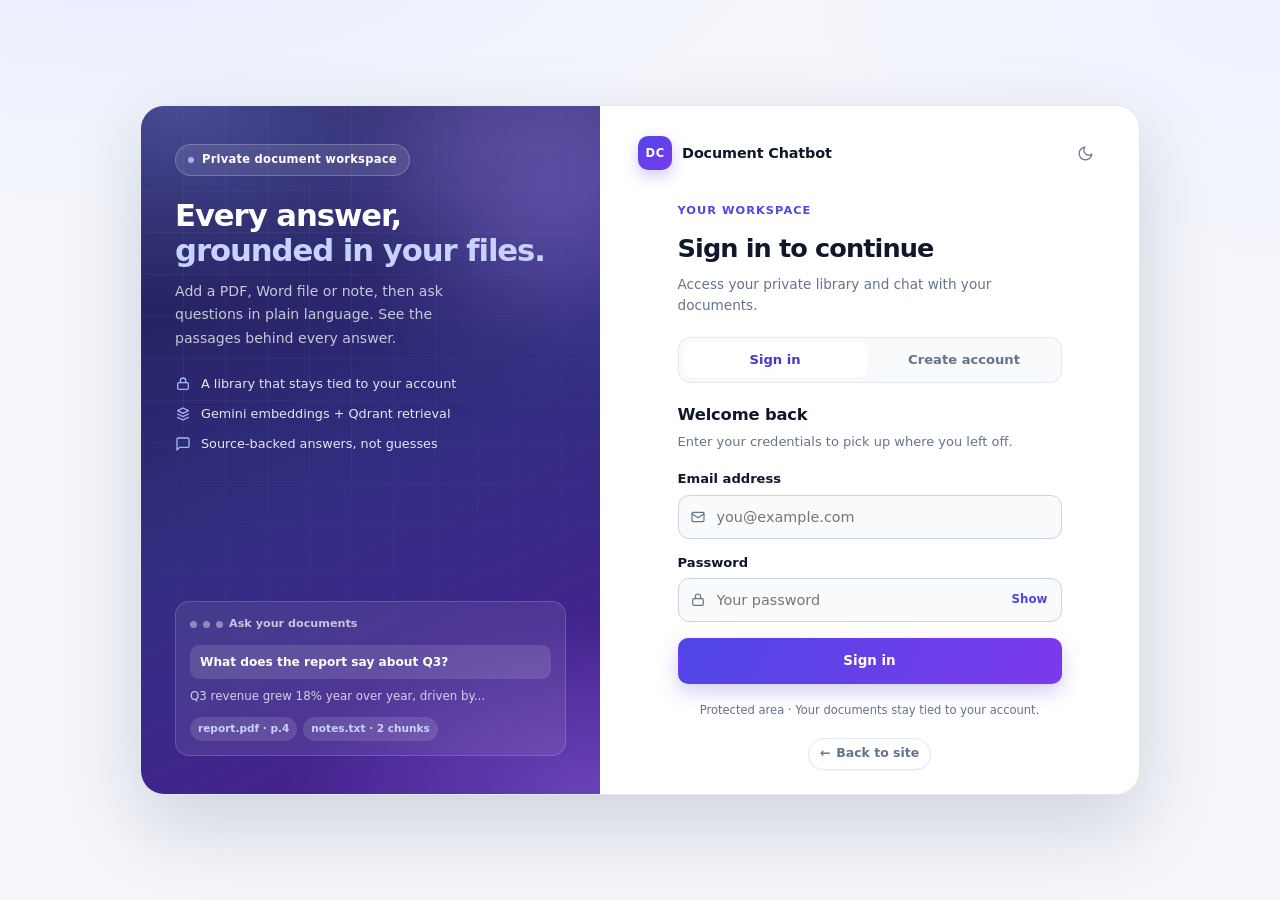
<file: frontend/login.html>
<!doctype html>
<html lang="en">
<head>
  <meta charset="utf-8" />
  <meta name="viewport" content="width=device-width, initial-scale=1" />
  <meta name="description" content="Sign in or create an account for the Document Chatbot." />
  <meta name="robots" content="noindex, nofollow" />
  <title>Sign in — Document Chatbot</title>
  <link rel="icon" href="favicon.svg" type="image/svg+xml" />
  <link rel="stylesheet" href="css/styles.css?v=5" />
  <script src="js/theme.js"></script>
</head>
<body>
  <main class="auth-page">
    <div class="auth-shell">
      <!-- -------------------------------------------------------- showcase -->
      <aside class="auth-showcase">
        <div class="auth-showcase__glow" aria-hidden="true"></div>
        <div class="auth-showcase__content">
          <span class="auth-eyebrow">Private document workspace</span>
          <h2>Every answer,<br /><span>grounded in your files.</span></h2>
          <p class="auth-showcase__lede">
            Add a PDF, Word file or note, then ask questions in plain language.
            See the passages behind every answer.
          </p>

          <ul class="auth-perks">
            <li>
              <svg viewBox="0 0 24 24" fill="none" stroke="currentColor" stroke-width="2" stroke-linecap="round" stroke-linejoin="round" aria-hidden="true">
                <rect x="4" y="10" width="16" height="10" rx="2" /><path d="M8 10V7a4 4 0 0 1 8 0v3" />
              </svg>
              A library that stays tied to your account
            </li>
            <li>
              <svg viewBox="0 0 24 24" fill="none" stroke="currentColor" stroke-width="2" stroke-linecap="round" stroke-linejoin="round" aria-hidden="true">
                <path d="m4 7 8-4 8 4-8 4-8-4Z" /><path d="m4 12 8 4 8-4" /><path d="m4 17 8 4 8-4" />
              </svg>
              Gemini embeddings + Qdrant retrieval
            </li>
            <li>
              <svg viewBox="0 0 24 24" fill="none" stroke="currentColor" stroke-width="2" stroke-linecap="round" stroke-linejoin="round" aria-hidden="true">
                <path d="M21 15a2 2 0 0 1-2 2H7l-4 4V5a2 2 0 0 1 2-2h14a2 2 0 0 1 2 2Z" />
              </svg>
              Source-backed answers, not guesses
            </li>
          </ul>

          <div class="auth-preview" aria-hidden="true">
            <div class="auth-preview__head">
              <span class="auth-preview__dot"></span><span class="auth-preview__dot"></span><span class="auth-preview__dot"></span>
              <span>Ask your documents</span>
            </div>
            <p class="auth-preview__query">What does the report say about Q3?</p>
            <p class="auth-preview__answer">
              Q3 revenue grew 18% year over year, driven by...
            </p>
            <div class="auth-preview__sources">
              <span>report.pdf · p.4</span><span>notes.txt · 2 chunks</span>
            </div>
          </div>
        </div>
      </aside>

      <!-- ----------------------------------------------------------- form -->
      <section class="auth-panel" aria-labelledby="auth-title">
        <header class="auth-panel__head">
          <a class="auth-logo" href="index.html">
            <span class="brand-mark" aria-hidden="true">DC</span>
            <span>Document Chatbot</span>
          </a>
          <button id="theme-toggle" class="icon-btn" type="button"
                  aria-label="Dark mode" aria-pressed="false" title="Switch to dark mode">
            <svg class="theme-icon theme-icon--moon" viewBox="0 0 24 24" fill="none"
                 stroke="currentColor" stroke-width="1.7" stroke-linecap="round"
                 stroke-linejoin="round" aria-hidden="true">
              <path d="M21 12.8A9 9 0 1 1 11.2 3a7 7 0 0 0 9.8 9.8Z" />
            </svg>
            <svg class="theme-icon theme-icon--sun" viewBox="0 0 24 24" fill="none"
                 stroke="currentColor" stroke-width="1.7" stroke-linecap="round"
                 stroke-linejoin="round" aria-hidden="true">
              <circle cx="12" cy="12" r="4" />
              <path d="M12 2v2M12 20v2M4.93 4.93l1.41 1.41M17.66 17.66l1.41 1.41M2 12h2M20 12h2M6.34 17.66l-1.41 1.41M19.07 4.93l-1.41 1.41" />
            </svg>
          </button>
        </header>

        <div class="auth-panel__body">
          <span class="auth-kicker">Your workspace</span>
          <h1 id="auth-title" class="auth-title">Sign in to continue</h1>
          <p class="auth-subtitle">Access your private library and chat with your documents.</p>

          <div class="auth-tabs" role="group" aria-label="Authentication mode">
            <button class="auth-tab" type="button" data-mode="login" aria-pressed="true">Sign in</button>
            <button class="auth-tab" type="button" data-mode="register" aria-pressed="false">Create account</button>
          </div>

          <div id="auth-banner" class="auth-banner" role="status" aria-live="polite" hidden></div>

          <!-- -------------------------------------------------------- login -->
          <section id="login-section" aria-labelledby="login-heading">
            <div class="auth-head">
              <h2 id="login-heading">Welcome back</h2>
              <p class="muted small">Enter your credentials to pick up where you left off.</p>
            </div>

            <form id="login-form" class="auth-form" novalidate autocomplete="on">
              <label class="field auth-field" for="login-email">
                <span>Email address</span>
                <span class="input-wrap">
                  <svg class="input-icon" viewBox="0 0 24 24" fill="none" stroke="currentColor" stroke-width="1.8" stroke-linecap="round" stroke-linejoin="round" aria-hidden="true">
                    <rect x="3" y="5" width="18" height="14" rx="2" /><path d="m3 7 9 6 9-6" />
                  </svg>
                  <input id="login-email" name="email" type="email" inputmode="email"
                         autocomplete="username" placeholder="you@example.com"
                         required maxlength="254" />
                </span>
              </label>

              <label class="field auth-field password-field" for="login-password">
                <span>Password</span>
                <span class="input-wrap">
                  <svg class="input-icon" viewBox="0 0 24 24" fill="none" stroke="currentColor" stroke-width="1.8" stroke-linecap="round" stroke-linejoin="round" aria-hidden="true">
                    <rect x="4" y="10" width="16" height="10" rx="2" /><path d="M8 10V7a4 4 0 0 1 8 0v3" />
                  </svg>
                  <input id="login-password" name="password" type="password"
                         autocomplete="current-password" placeholder="Your password"
                         required minlength="8" maxlength="128" />
                  <button class="password-toggle" type="button"
                          data-password-toggle="login-password"
                          aria-label="Show password" aria-pressed="false">Show</button>
                </span>
              </label>

              <p id="login-error" class="form-error auth-error" role="alert" hidden></p>

              <button id="login-submit" class="btn btn--primary auth-submit" type="submit">
                <span class="btn-label">Sign in</span>
                <span class="btn-spinner spinner-ring" aria-hidden="true" hidden></span>
              </button>
            </form>
          </section>

          <!-- ------------------------------------------------------ register -->
          <section id="register-section" aria-labelledby="register-heading" hidden>
            <div class="auth-head">
              <h2 id="register-heading">Create your account</h2>
              <p class="muted small">Private storage, one account per email address.</p>
            </div>

            <form id="register-form" class="auth-form" novalidate autocomplete="on">
              <label class="field auth-field" for="register-email">
                <span>Email address</span>
                <span class="input-wrap">
                  <svg class="input-icon" viewBox="0 0 24 24" fill="none" stroke="currentColor" stroke-width="1.8" stroke-linecap="round" stroke-linejoin="round" aria-hidden="true">
                    <rect x="3" y="5" width="18" height="14" rx="2" /><path d="m3 7 9 6 9-6" />
                  </svg>
                  <input id="register-email" name="email" type="email" inputmode="email"
                         autocomplete="username" placeholder="you@example.com"
                         required maxlength="254" />
                </span>
              </label>

              <label class="field auth-field password-field" for="register-password">
                <span>Password</span>
                <span class="input-wrap">
                  <svg class="input-icon" viewBox="0 0 24 24" fill="none" stroke="currentColor" stroke-width="1.8" stroke-linecap="round" stroke-linejoin="round" aria-hidden="true">
                    <rect x="4" y="10" width="16" height="10" rx="2" /><path d="M8 10V7a4 4 0 0 1 8 0v3" />
                  </svg>
                  <input id="register-password" name="password" type="password"
                         autocomplete="new-password" placeholder="Choose a password"
                         required minlength="8" maxlength="128" />
                  <button class="password-toggle" type="button"
                          data-password-toggle="register-password"
                          aria-label="Show password" aria-pressed="false">Show</button>
                </span>
              </label>

              <label class="field auth-field password-field" for="register-confirm">
                <span>Confirm password</span>
                <span class="input-wrap">
                  <svg class="input-icon" viewBox="0 0 24 24" fill="none" stroke="currentColor" stroke-width="1.8" stroke-linecap="round" stroke-linejoin="round" aria-hidden="true">
                    <path d="M20 6 9 17l-5-5" />
                  </svg>
                  <input id="register-confirm" name="confirmPassword" type="password"
                         autocomplete="new-password" placeholder="Repeat your password"
                         required minlength="8" maxlength="128" />
                  <button class="password-toggle" type="button"
                          data-password-toggle="register-confirm"
                          aria-label="Show password" aria-pressed="false">Show</button>
                </span>
              </label>

              <p class="auth-requirements">
                <svg viewBox="0 0 24 24" fill="none" stroke="currentColor" stroke-width="2" stroke-linecap="round" stroke-linejoin="round" aria-hidden="true">
                  <circle cx="12" cy="12" r="9" /><path d="M12 11v5M12 8h.01" />
                </svg>
                <span>8–128 characters. No other complexity rules.</span>
              </p>
              <p id="register-error" class="form-error auth-error" role="alert" hidden></p>

              <button id="register-submit" class="btn btn--primary auth-submit" type="submit">
                <span class="btn-label">Create account</span>
                <span class="btn-spinner spinner-ring" aria-hidden="true" hidden></span>
              </button>
            </form>
          </section>

          <p class="auth-footnote">Protected area · Your documents stay tied to your account.</p>
        </div>

        <a class="site-back auth-home" href="index.html">
          <span aria-hidden="true">←</span><span>Back to site</span>
        </a>
      </section>
    </div>
  </main>

  <script type="module" src="js/auth-page.js"></script>
</body>
</html>
</file>
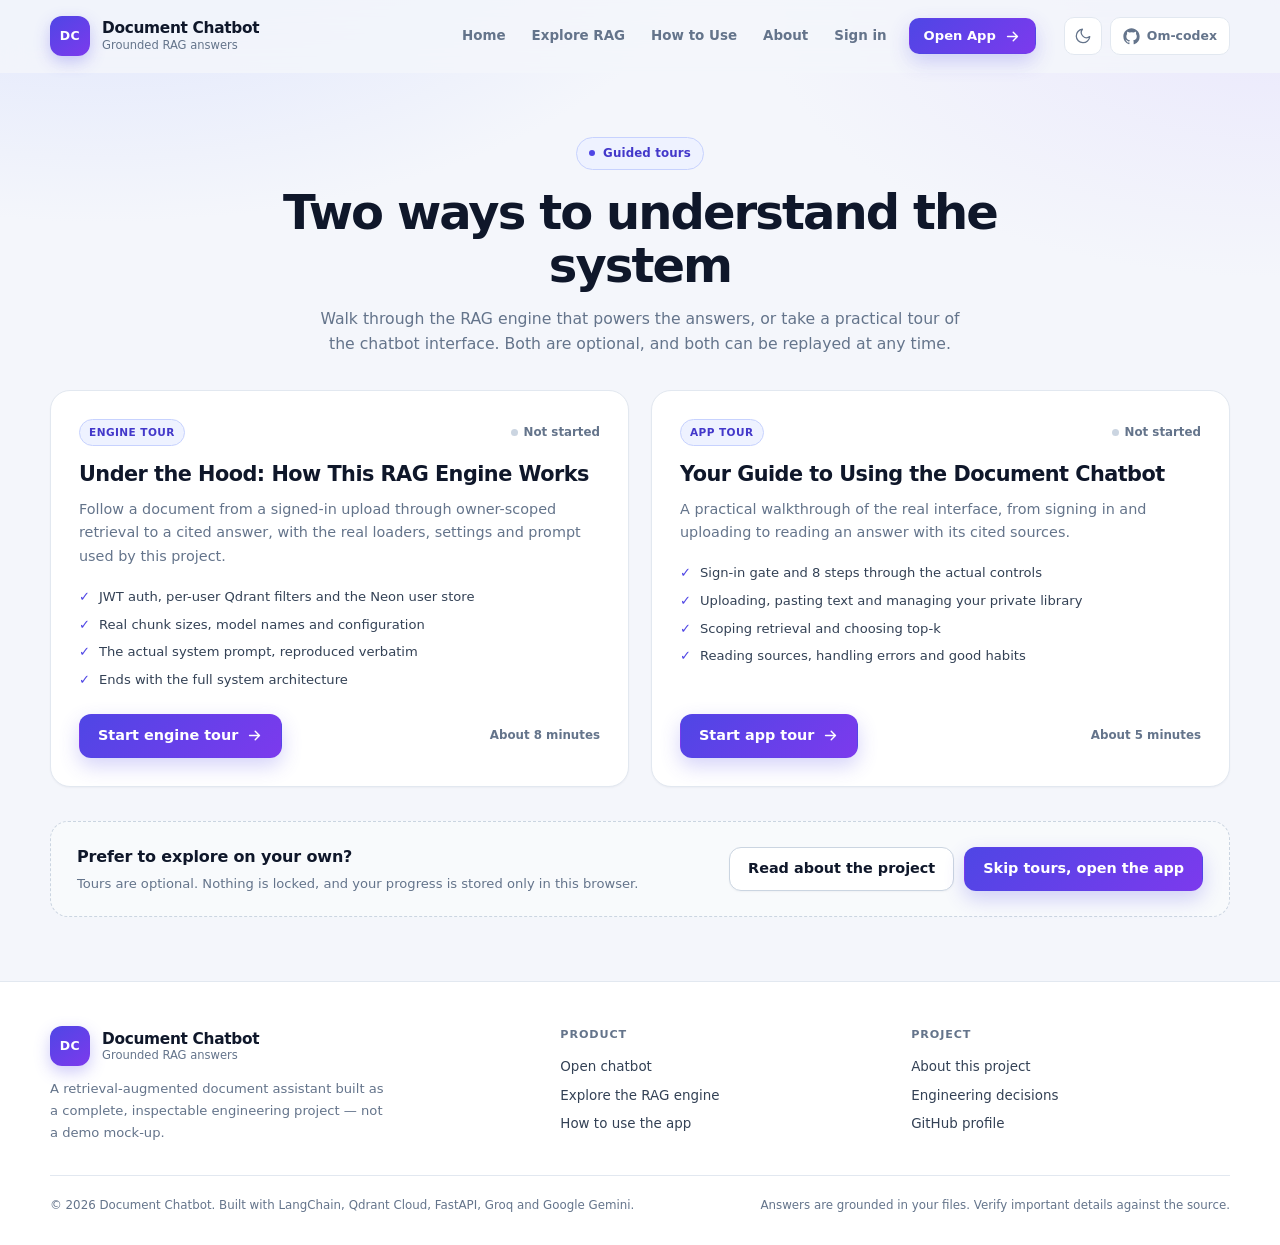
<file: frontend/tour.html>
<!doctype html>
<html lang="en">
<head>
  <meta charset="utf-8" />
  <meta name="viewport" content="width=device-width, initial-scale=1" />
  <meta name="description" content="Two guided tours of the Document Chatbot: how the RAG engine works under the hood, and how to use the chatbot interface." />
  <title>Guided Tours — Document Chatbot</title>
  <link rel="icon" href="favicon.svg" type="image/svg+xml" />
  <link rel="stylesheet" href="css/site.css?v=1" />
  <script src="js/theme.js"></script>
</head>
<body>
  <a class="skip-link" href="#main">Skip to content</a>

  <header class="site-header" id="site-header">
    <div class="container site-header__inner">
      <a class="site-brand" href="index.html" aria-label="Document Chatbot home">
        <span class="site-brand__mark" aria-hidden="true">DC</span>
        <span class="site-brand__text">
          <strong>Document Chatbot</strong>
          <span>Grounded RAG answers</span>
        </span>
      </a>

      <nav class="site-nav" id="site-nav" aria-label="Primary">
        <a href="index.html">Home</a>
        <a href="tour.html?tour=rag">Explore RAG</a>
        <a href="tour.html?tour=app">How to Use</a>
        <a href="about.html">About</a>
        <a href="login.html">Sign in</a>
        <a class="btn btn--primary btn--sm" href="chat.html">
          Open App
          <svg viewBox="0 0 24 24" fill="none" stroke="currentColor" stroke-width="2" stroke-linecap="round" stroke-linejoin="round" aria-hidden="true">
            <path d="M5 12h14M13 6l6 6-6 6" />
          </svg>
        </a>
      </nav>

      <div class="site-tools">
        <button id="theme-toggle" class="icon-btn" type="button" aria-label="Dark mode" aria-pressed="false" title="Switch to dark mode">
          <svg class="theme-icon theme-icon--moon" viewBox="0 0 24 24" fill="none" stroke="currentColor" stroke-width="1.7" stroke-linecap="round" stroke-linejoin="round" aria-hidden="true">
            <path d="M21 12.8A9 9 0 1 1 11.2 3a7 7 0 0 0 9.8 9.8Z" />
          </svg>
          <svg class="theme-icon theme-icon--sun" viewBox="0 0 24 24" fill="none" stroke="currentColor" stroke-width="1.7" stroke-linecap="round" stroke-linejoin="round" aria-hidden="true">
            <circle cx="12" cy="12" r="4" />
            <path d="M12 2v2M12 20v2M4.93 4.93l1.41 1.41M17.66 17.66l1.41 1.41M2 12h2M20 12h2M6.34 17.66l-1.41 1.41M19.07 4.93l-1.41 1.41" />
          </svg>
        </button>
        <a class="github-link" href="https://github.com/Om-codex" target="_blank" rel="noopener noreferrer" title="Om-codex on GitHub" aria-label="Om-codex on GitHub">
          <svg viewBox="0 0 24 24" fill="currentColor" aria-hidden="true">
            <path d="M12 .5C5.73.5.5 5.73.5 12a11.5 11.5 0 0 0 7.86 10.92c.58.1.79-.25.79-.56v-2c-3.2.7-3.88-1.37-3.88-1.37-.53-1.34-1.3-1.7-1.3-1.7-1.06-.72.08-.71.08-.71 1.17.08 1.78 1.2 1.78 1.2 1.04 1.78 2.73 1.27 3.4.97.1-.75.4-1.27.73-1.56-2.55-.29-5.23-1.28-5.23-5.7 0-1.26.45-2.29 1.19-3.1-.12-.29-.52-1.46.11-3.05 0 0 .97-.31 3.18 1.18a11.1 11.1 0 0 1 5.8 0c2.2-1.49 3.17-1.18 3.17-1.18.63 1.59.23 2.76.11 3.05.74.81 1.19 1.84 1.19 3.1 0 4.43-2.69 5.4-5.25 5.69.41.36.78 1.06.78 2.14v3.17c0 .31.21.67.8.56A11.5 11.5 0 0 0 23.5 12C23.5 5.73 18.27.5 12 .5Z" />
          </svg>
          <span>Om-codex</span>
        </a>
        <button class="nav-toggle" id="nav-toggle" type="button" aria-expanded="false" aria-controls="site-nav" aria-label="Open menu">
          <span></span><span></span><span></span>
        </button>
      </div>
    </div>
  </header>

  <main id="main">
    <section class="tour-hero">
      <div class="container">
        <span class="eyebrow">Guided tours</span>
        <h1>Two ways to understand the system</h1>
        <p>Walk through the RAG engine that powers the answers, or take a practical tour of the chatbot interface. Both are optional, and both can be replayed at any time.</p>
      </div>
    </section>

    <section class="container" aria-label="Choose a tour">
      <div class="tour-grid">
        <article class="tour-card" data-tour-card="rag">
          <div class="tour-card__top">
            <span class="tour-pill">Engine tour</span>
            <span class="tour-status" data-status="rag">Not started</span>
          </div>
          <h2>Under the Hood: How This RAG Engine Works</h2>
          <p>Follow a document from a signed-in upload through owner-scoped retrieval to a cited answer, with the real loaders, settings and prompt used by this project.</p>
          <ul>
            <li>JWT auth, per-user Qdrant filters and the Neon user store</li>
            <li>Real chunk sizes, model names and configuration</li>
            <li>The actual system prompt, reproduced verbatim</li>
            <li>Ends with the full system architecture</li>
          </ul>
          <div class="tour-card__foot">
            <button class="btn btn--primary" type="button" data-start="rag">
              <span data-start-label>Start engine tour</span>
              <svg viewBox="0 0 24 24" fill="none" stroke="currentColor" stroke-width="2" stroke-linecap="round" stroke-linejoin="round" aria-hidden="true">
                <path d="M5 12h14M13 6l6 6-6 6" />
              </svg>
            </button>
            <span class="tour-status" data-minutes="rag">About 8 minutes</span>
          </div>
        </article>

        <article class="tour-card" data-tour-card="app">
          <div class="tour-card__top">
            <span class="tour-pill">App tour</span>
            <span class="tour-status" data-status="app">Not started</span>
          </div>
          <h2>Your Guide to Using the Document Chatbot</h2>
          <p>A practical walkthrough of the real interface, from signing in and uploading to reading an answer with its cited sources.</p>
          <ul>
            <li>Sign-in gate and 8 steps through the actual controls</li>
            <li>Uploading, pasting text and managing your private library</li>
            <li>Scoping retrieval and choosing top-k</li>
            <li>Reading sources, handling errors and good habits</li>
          </ul>
          <div class="tour-card__foot">
            <button class="btn btn--primary" type="button" data-start="app">
              <span data-start-label>Start app tour</span>
              <svg viewBox="0 0 24 24" fill="none" stroke="currentColor" stroke-width="2" stroke-linecap="round" stroke-linejoin="round" aria-hidden="true">
                <path d="M5 12h14M13 6l6 6-6 6" />
              </svg>
            </button>
            <span class="tour-status" data-minutes="app">About 5 minutes</span>
          </div>
        </article>
      </div>

      <div class="skip-panel">
        <div>
          <h2>Prefer to explore on your own?</h2>
          <p>Tours are optional. Nothing is locked, and your progress is stored only in this browser.</p>
        </div>
        <div class="skip-panel__actions">
          <a class="btn btn--secondary" href="about.html">Read about the project</a>
          <button class="btn btn--primary" type="button" data-skip-all>Skip tours, open the app</button>
        </div>
      </div>

      <p class="sr-only" id="tour-page-status" aria-live="polite"></p>
    </section>
  </main>

  <footer class="site-footer">
    <div class="container">
      <div class="footer-grid">
        <div class="footer-brand">
          <a class="site-brand" href="index.html">
            <span class="site-brand__mark" aria-hidden="true">DC</span>
            <span class="site-brand__text">
              <strong>Document Chatbot</strong>
              <span>Grounded RAG answers</span>
            </span>
          </a>
          <p>A retrieval-augmented document assistant built as a complete, inspectable engineering project &mdash; not a demo mock-up.</p>
        </div>

        <div class="footer-col">
          <h3>Product</h3>
          <a href="chat.html">Open chatbot</a>
          <a href="tour.html?tour=rag">Explore the RAG engine</a>
          <a href="tour.html?tour=app">How to use the app</a>
        </div>

        <div class="footer-col">
          <h3>Project</h3>
          <a href="about.html">About this project</a>
          <a href="about.html#decisions">Engineering decisions</a>
          <a href="https://github.com/Om-codex" target="_blank" rel="noopener noreferrer">GitHub profile</a>
        </div>
      </div>

      <div class="footer-bottom">
        <span>&copy; <span id="year">2026</span> Document Chatbot. Built with LangChain, Qdrant Cloud, FastAPI, Groq and Google Gemini.</span>
        <span>Answers are grounded in your files. Verify important details against the source.</span>
      </div>
    </div>
  </footer>

  <!-- ------------------------------------------------------------- tour dialog -->
  <dialog id="tour-dialog" class="tour-dialog" aria-labelledby="tour-title" aria-describedby="tour-subtitle">
    <div class="tour-shell" data-tour-shell>
      <header class="tour-head">
        <div>
          <p class="tour-kicker" data-tour-kicker>Guided tour</p>
          <h2 id="tour-title" data-tour-title tabindex="-1">Tour</h2>
          <p class="tour-subtitle" id="tour-subtitle" data-tour-subtitle></p>
        </div>
        <button class="icon-btn tour-close" type="button" data-tour-close aria-label="Close tour" title="Close tour">&times;</button>
      </header>

      <div class="tour-progress">
        <div class="tour-progress__bar" role="progressbar" aria-label="Tour progress" aria-valuemin="0" aria-valuemax="100" aria-valuenow="0" data-tour-progressbar>
          <span data-tour-fill></span>
        </div>
        <span class="tour-progress__label" data-tour-label>Step 1</span>
      </div>

      <div class="tour-body">
        <div class="tour-copy" data-tour-copy></div>
        <div class="tour-visual" data-tour-visual></div>
      </div>

      <footer class="tour-foot">
        <button class="btn btn--ghost btn--sm" type="button" data-tour-skip>Skip tour</button>
        <div class="tour-nav">
          <button class="btn btn--secondary btn--sm" type="button" data-tour-prev>Back</button>
          <button class="btn btn--primary btn--sm" type="button" data-tour-next>Next</button>
        </div>
      </footer>
    </div>

    <div class="tour-complete" data-tour-complete hidden>
      <div class="tour-complete__icon" aria-hidden="true">&#10003;</div>
      <p class="tour-kicker">Tour complete</p>
      <h2 id="tour-complete-title" data-tour-complete-title tabindex="-1">You finished the tour</h2>
      <p data-tour-complete-copy></p>
      <div class="tour-complete__actions">
        <button class="btn btn--secondary" type="button" data-tour-replay>Replay tour</button>
        <a class="btn btn--primary" href="chat.html">
          Open Chatbot
          <svg viewBox="0 0 24 24" fill="none" stroke="currentColor" stroke-width="2" stroke-linecap="round" stroke-linejoin="round" aria-hidden="true">
            <path d="M5 12h14M13 6l6 6-6 6" />
          </svg>
        </a>
        <button class="btn btn--ghost" type="button" data-tour-done>Back to tours</button>
      </div>
    </div>

    <p class="sr-only" data-tour-announcer aria-live="polite"></p>
  </dialog>

  <script src="js/site.js" defer></script>
  <script type="module" src="js/tour-page.js"></script>
</body>
</html>
</file>
<file: frontend/css/site.css>
/* ==========================================================================
   Document Chatbot — marketing site, tours and About page
   Plain CSS, no build step, no external assets. Shares the palette and
   component language of the chatbot UI in styles.css.
   ========================================================================== */

:root {
  --bg: #f4f6fb;
  --bg-soft: #eef2ff;
  --surface: #ffffff;
  --surface-2: #f8fafc;
  --surface-3: #f1f5f9;
  --border: #e2e8f0;
  --border-strong: #cbd5e1;
  --text: #0f172a;
  --text-soft: #334155;
  --muted: #64748b;
  --accent: #4f46e5;
  --accent-strong: #4338ca;
  --accent-2: #7c3aed;
  --accent-soft: #eef2ff;
  --accent-border: #c7d2fe;
  --success: #15803d;
  --success-soft: #f0fdf4;
  --success-border: #bbf7d0;
  --warning: #92400e;
  --warning-soft: #fffbeb;
  --warning-border: #fde68a;
  --danger: #b91c1c;
  --danger-soft: #fef2f2;
  --danger-border: #fecaca;
  --radius-lg: 24px;
  --radius: 16px;
  --radius-sm: 10px;
  --shadow-sm: 0 1px 2px rgba(15, 23, 42, 0.04);
  --shadow: 0 1px 2px rgba(15, 23, 42, 0.04), 0 12px 34px rgba(15, 23, 42, 0.07);
  --shadow-lg: 0 24px 70px rgba(15, 23, 42, 0.14);
  --container: 1180px;
  --header-h: 72px;
  --font: ui-sans-serif, system-ui, -apple-system, "Segoe UI", Roboto, Helvetica, Arial, sans-serif;
  --mono: ui-monospace, SFMono-Regular, Consolas, "Liberation Mono", monospace;
  --focus: 0 0 0 3px rgba(79, 70, 229, 0.24);
  color-scheme: light;
}

:root[data-theme="dark"] {
  --bg: #0b1120;
  --bg-soft: #101a2e;
  --surface: #111827;
  --surface-2: #0f172a;
  --surface-3: #1e293b;
  --border: #24324a;
  --border-strong: #334155;
  --text: #e2e8f0;
  --text-soft: #cbd5e1;
  --muted: #94a3b8;
  --accent: #6366f1;
  --accent-strong: #a5b4fc;
  --accent-2: #8b5cf6;
  --accent-soft: rgba(99, 102, 241, 0.16);
  --accent-border: rgba(129, 140, 248, 0.4);
  --success: #86efac;
  --success-soft: rgba(74, 222, 128, 0.12);
  --success-border: rgba(74, 222, 128, 0.36);
  --warning: #fcd34d;
  --warning-soft: rgba(251, 191, 36, 0.12);
  --warning-border: rgba(251, 191, 36, 0.36);
  --danger: #fca5a5;
  --danger-soft: rgba(248, 113, 113, 0.12);
  --danger-border: rgba(248, 113, 113, 0.36);
  --shadow-sm: 0 1px 2px rgba(0, 0, 0, 0.4);
  --shadow: 0 1px 2px rgba(0, 0, 0, 0.4), 0 12px 34px rgba(0, 0, 0, 0.35);
  --shadow-lg: 0 24px 70px rgba(0, 0, 0, 0.55);
  --focus: 0 0 0 3px rgba(99, 102, 241, 0.4);
  color-scheme: dark;
}

*,
*::before,
*::after {
  box-sizing: border-box;
}

[hidden] {
  display: none !important;
}

html {
  scroll-behavior: smooth;
  scroll-padding-top: calc(var(--header-h) + 20px);
}

html.tour-open,
html.tour-open body {
  overflow: hidden;
}

body {
  margin: 0;
  min-height: 100%;
  background:
    radial-gradient(1000px 520px at 8% -8%, rgba(199, 210, 254, 0.55) 0%, transparent 62%),
    radial-gradient(900px 480px at 100% 0%, rgba(221, 214, 254, 0.45) 0%, transparent 58%),
    var(--bg);
  color: var(--text);
  font-family: var(--font);
  font-size: 16px;
  line-height: 1.6;
  -webkit-font-smoothing: antialiased;
}

:root[data-theme="dark"] body {
  background:
    radial-gradient(1000px 520px at 8% -8%, rgba(79, 70, 229, 0.2) 0%, transparent 62%),
    radial-gradient(900px 480px at 100% 0%, rgba(139, 92, 246, 0.14) 0%, transparent 58%),
    var(--bg);
}

h1,
h2,
h3,
h4,
p {
  margin: 0;
}

img,
svg {
  display: block;
  max-width: 100%;
}

a {
  color: inherit;
}

button,
input,
textarea,
select {
  font: inherit;
  color: inherit;
}

button {
  cursor: pointer;
}

button:disabled {
  cursor: not-allowed;
}

:focus-visible {
  outline: none;
  box-shadow: var(--focus);
  border-radius: 7px;
}

::selection {
  background: rgba(79, 70, 229, 0.2);
}

.container {
  width: min(var(--container), calc(100% - 48px));
  margin-inline: auto;
}

.sr-only {
  position: absolute;
  width: 1px;
  height: 1px;
  padding: 0;
  margin: -1px;
  overflow: hidden;
  clip: rect(0, 0, 0, 0);
  white-space: nowrap;
  border: 0;
}

.skip-link {
  position: fixed;
  top: 10px;
  left: 10px;
  z-index: 200;
  padding: 10px 14px;
  border-radius: 9px;
  background: var(--accent);
  color: #fff;
  font-size: 0.85rem;
  font-weight: 700;
  text-decoration: none;
  transform: translateY(-160%);
  transition: transform 140ms ease;
}

.skip-link:focus {
  transform: translateY(0);
}

/* ------------------------------------------------------------------ header */

.site-header {
  position: sticky;
  top: 0;
  z-index: 60;
  border-bottom: 1px solid transparent;
  background: color-mix(in srgb, var(--bg) 84%, transparent);
  backdrop-filter: blur(14px);
  transition: border-color 160ms ease, box-shadow 160ms ease;
}

.site-header.is-scrolled {
  border-bottom-color: var(--border);
  box-shadow: var(--shadow-sm);
}

.site-header__inner {
  position: relative;
  display: flex;
  align-items: center;
  gap: 20px;
  height: var(--header-h);
}

.site-brand {
  display: flex;
  align-items: center;
  gap: 12px;
  text-decoration: none;
  min-width: 0;
}

.site-brand__mark {
  display: grid;
  place-items: center;
  flex: 0 0 auto;
  width: 40px;
  height: 40px;
  border-radius: 12px;
  background: linear-gradient(145deg, var(--accent), var(--accent-2));
  color: #fff;
  font-size: 0.78rem;
  font-weight: 800;
  letter-spacing: 0.04em;
  box-shadow: 0 6px 16px rgba(79, 70, 229, 0.28);
}

.site-brand__text {
  min-width: 0;
}

.site-brand__text strong {
  display: block;
  font-size: 0.96rem;
  letter-spacing: -0.02em;
  line-height: 1.2;
}

.site-brand__text span {
  display: block;
  overflow: hidden;
  color: var(--muted);
  font-size: 0.72rem;
  line-height: 1.3;
  text-overflow: ellipsis;
  white-space: nowrap;
}

.site-nav {
  display: flex;
  align-items: center;
  gap: 2px;
  margin-left: auto;
}

.site-nav a:not(.btn) {
  padding: 8px 12px;
  border-radius: 9px;
  color: var(--muted);
  font-size: 0.84rem;
  font-weight: 600;
  text-decoration: none;
  transition: color 140ms ease, background 140ms ease;
}

.site-nav a:not(.btn):hover {
  background: var(--surface-2);
  color: var(--text);
}

.site-nav a[aria-current="page"] {
  background: var(--accent-soft);
  color: var(--accent-strong);
}

.site-nav .btn {
  margin-left: 8px;
}

.site-tools {
  display: flex;
  align-items: center;
  gap: 8px;
  margin-left: 8px;
}

.nav-toggle {
  display: none;
  place-items: center;
  width: 38px;
  height: 38px;
  padding: 0;
  border: 1px solid var(--border);
  border-radius: 10px;
  background: var(--surface);
  color: var(--muted);
}

.nav-toggle span {
  display: block;
  width: 16px;
  height: 2px;
  margin: 2px auto;
  border-radius: 2px;
  background: currentColor;
  transition: transform 160ms ease, opacity 160ms ease;
}

.site-header.is-open .nav-toggle span:nth-child(1) {
  transform: translateY(4px) rotate(45deg);
}

.site-header.is-open .nav-toggle span:nth-child(2) {
  opacity: 0;
}

.site-header.is-open .nav-toggle span:nth-child(3) {
  transform: translateY(-4px) rotate(-45deg);
}

.icon-btn {
  display: inline-grid;
  place-items: center;
  width: 38px;
  height: 38px;
  padding: 0;
  border: 1px solid var(--border);
  border-radius: 10px;
  background: var(--surface);
  color: var(--muted);
  transition: color 140ms ease, background 140ms ease, border-color 140ms ease;
}

.icon-btn svg {
  width: 18px;
  height: 18px;
}

.icon-btn:hover {
  border-color: var(--border-strong);
  background: var(--surface-2);
  color: var(--text);
}

.theme-icon--sun {
  display: none;
}

:root[data-theme="dark"] .theme-icon--moon {
  display: none;
}

:root[data-theme="dark"] .theme-icon--sun {
  display: block;
}

.github-link {
  display: inline-flex;
  align-items: center;
  justify-content: center;
  gap: 7px;
  height: 38px;
  padding: 0 12px;
  border: 1px solid var(--border);
  border-radius: 10px;
  background: var(--surface);
  color: var(--muted);
  font-size: 0.78rem;
  font-weight: 600;
  text-decoration: none;
  white-space: nowrap;
  transition: color 140ms ease, background 140ms ease, border-color 140ms ease;
}

.github-link svg {
  width: 17px;
  height: 17px;
  flex: 0 0 auto;
}

.github-link:hover {
  border-color: var(--border-strong);
  background: var(--surface-2);
  color: var(--text);
}

/* ----------------------------------------------------------------- buttons */

.btn {
  display: inline-flex;
  align-items: center;
  justify-content: center;
  gap: 8px;
  min-height: 44px;
  padding: 10px 18px;
  border: 1px solid transparent;
  border-radius: 12px;
  font-size: 0.9rem;
  font-weight: 700;
  line-height: 1.2;
  text-align: center;
  text-decoration: none;
  white-space: nowrap;
  transition: background 140ms ease, border-color 140ms ease, color 140ms ease,
    transform 100ms ease, box-shadow 140ms ease;
}

.btn svg {
  width: 17px;
  height: 17px;
  flex: 0 0 auto;
}

.btn:active {
  transform: translateY(1px);
}

.btn--primary {
  background: linear-gradient(135deg, var(--accent), var(--accent-2));
  color: #fff;
  box-shadow: 0 8px 20px rgba(79, 70, 229, 0.24);
}

.btn--primary:hover {
  box-shadow: 0 10px 26px rgba(79, 70, 229, 0.32);
  transform: translateY(-1px);
}

.btn--secondary {
  border-color: var(--border-strong);
  background: var(--surface);
  color: var(--text);
  box-shadow: var(--shadow-sm);
}

.btn--secondary:hover {
  border-color: var(--accent);
  color: var(--accent-strong);
}

.btn--ghost {
  border-color: transparent;
  background: transparent;
  color: var(--muted);
}

.btn--ghost:hover {
  background: var(--surface-2);
  color: var(--text);
}

.btn--sm {
  min-height: 36px;
  padding: 7px 14px;
  border-radius: 10px;
  font-size: 0.82rem;
}

/* -------------------------------------------------------------------- hero */

.hero {
  padding: 72px 0 60px;
}

.hero__grid {
  display: grid;
  grid-template-columns: minmax(0, 1.04fr) minmax(0, 0.96fr);
  gap: 56px;
  align-items: center;
}

.eyebrow {
  display: inline-flex;
  align-items: center;
  gap: 8px;
  padding: 6px 12px;
  border: 1px solid var(--accent-border);
  border-radius: 999px;
  background: var(--accent-soft);
  color: var(--accent-strong);
  font-size: 0.74rem;
  font-weight: 700;
  letter-spacing: 0.01em;
}

.eyebrow::before {
  content: "";
  flex: 0 0 auto;
  width: 6px;
  height: 6px;
  border-radius: 50%;
  background: var(--accent);
}

.hero h1 {
  margin-top: 18px;
  font-size: clamp(2.35rem, 4.7vw, 3.9rem);
  font-weight: 800;
  letter-spacing: -0.045em;
  line-height: 1.06;
}

.hero h1 .grad {
  background: linear-gradient(120deg, var(--accent), var(--accent-2));
  -webkit-background-clip: text;
  background-clip: text;
  color: transparent;
}

.hero__lede {
  max-width: 570px;
  margin-top: 18px;
  color: var(--muted);
  font-size: 1.02rem;
  line-height: 1.72;
}

.hero__actions {
  display: flex;
  flex-wrap: wrap;
  gap: 12px;
  margin-top: 28px;
}

.hero__meta {
  display: flex;
  flex-wrap: wrap;
  gap: 18px;
  margin-top: 26px;
  padding-top: 22px;
  border-top: 1px solid var(--border);
}

.hero__meta span {
  display: inline-flex;
  align-items: center;
  gap: 7px;
  color: var(--muted);
  font-size: 0.79rem;
  font-weight: 600;
}

.hero__meta svg {
  width: 15px;
  height: 15px;
  flex: 0 0 auto;
  color: var(--accent);
}

/* ----------------------------------------------------------- hero visual */

.hero-visual {
  position: relative;
  min-width: 0;
}

.hero-visual__glow {
  position: absolute;
  inset: -12%;
  z-index: -1;
  background: radial-gradient(circle at 62% 42%, rgba(99, 102, 241, 0.24), transparent 62%);
  filter: blur(18px);
}

.hv-window {
  overflow: hidden;
  border: 1px solid var(--border);
  border-radius: 20px;
  background: var(--surface);
  box-shadow: var(--shadow-lg);
}

.hv-topbar {
  display: flex;
  align-items: center;
  gap: 6px;
  padding: 12px 16px;
  border-bottom: 1px solid var(--border);
  background: var(--surface-2);
}

.hv-dot {
  width: 8px;
  height: 8px;
  border-radius: 50%;
  background: var(--border-strong);
}

.hv-title {
  margin-left: auto;
  color: var(--muted);
  font-size: 0.7rem;
  font-weight: 600;
}

.hv-body {
  display: grid;
  padding: 18px;
}

.hv-card {
  padding: 13px;
  border: 1px solid var(--border);
  border-radius: 14px;
  background: var(--surface-2);
}

.hv-card__head {
  display: flex;
  align-items: center;
  gap: 8px;
  margin-bottom: 10px;
  font-size: 0.78rem;
  font-weight: 700;
}

.hv-card__head svg {
  width: 16px;
  height: 16px;
  color: var(--accent);
}

.hv-badge {
  margin-left: auto;
  padding: 2px 7px;
  border-radius: 999px;
  background: var(--surface-3);
  color: var(--muted);
  font-size: 0.62rem;
  font-weight: 800;
  letter-spacing: 0.04em;
  text-transform: uppercase;
}

.hv-badge--soft {
  background: var(--accent-soft);
  color: var(--accent-strong);
}

.hv-drop {
  display: flex;
  align-items: center;
  gap: 10px;
  padding: 11px;
  border: 1px dashed var(--border-strong);
  border-radius: 10px;
  background: var(--surface);
}

.hv-drop svg {
  width: 20px;
  height: 20px;
  flex: 0 0 auto;
  color: var(--accent);
}

.hv-drop strong {
  display: block;
  font-size: 0.76rem;
}

.hv-drop small {
  display: block;
  color: var(--muted);
  font-size: 0.64rem;
}

.hv-drop .hv-badge {
  margin-left: auto;
}

.hv-connector {
  display: grid;
  place-items: center;
  height: 22px;
}

.hv-connector span {
  position: relative;
  width: 2px;
  height: 100%;
  background: linear-gradient(var(--accent-border), var(--accent));
}

.hv-connector span::after {
  content: "";
  position: absolute;
  bottom: -1px;
  left: 50%;
  width: 6px;
  height: 6px;
  border-right: 2px solid var(--accent);
  border-bottom: 2px solid var(--accent);
  transform: translateX(-50%) rotate(45deg);
}

.hv-snippet {
  display: grid;
  grid-template-columns: 22px minmax(0, 1fr);
  gap: 8px;
  padding: 9px;
  border: 1px solid var(--border);
  border-radius: 9px;
  background: var(--surface);
}

.hv-snippet + .hv-snippet {
  margin-top: 7px;
}

.hv-snippet__rank {
  display: grid;
  place-items: center;
  width: 22px;
  height: 22px;
  border-radius: 6px;
  background: var(--accent-soft);
  color: var(--accent-strong);
  font-size: 0.66rem;
  font-weight: 800;
}

.hv-snippet p {
  display: -webkit-box;
  overflow: hidden;
  color: var(--text-soft);
  font-size: 0.74rem;
  line-height: 1.45;
  -webkit-box-orient: vertical;
  -webkit-line-clamp: 2;
}

.hv-snippet__meta {
  grid-column: 2;
  color: var(--muted);
  font-size: 0.64rem;
}

.hv-answer {
  background: linear-gradient(180deg, var(--surface), var(--accent-soft));
}

.hv-ai {
  display: grid;
  place-items: center;
  width: 24px;
  height: 24px;
  border-radius: 7px;
  background: var(--accent);
  color: #fff;
  font-size: 0.6rem;
  font-weight: 800;
}

.hv-answer p {
  color: var(--text-soft);
  font-size: 0.79rem;
  line-height: 1.55;
}

.hv-sources {
  display: flex;
  flex-wrap: wrap;
  gap: 7px;
  margin-top: 10px;
}

.hv-sources span {
  padding: 3px 7px;
  border: 1px solid var(--border);
  border-radius: 999px;
  background: var(--surface);
  color: var(--muted);
  font-size: 0.63rem;
  font-weight: 600;
}

.hero-visual__caption {
  margin-top: 12px;
  color: var(--muted);
  font-size: 0.7rem;
  text-align: center;
}

/* ---------------------------------------------------------------- sections */

.section {
  padding: 76px 0;
}

.section--soft {
  border-block: 1px solid var(--border);
  background: var(--bg-soft);
}

.section-head {
  max-width: 700px;
  margin: 0 auto 42px;
  text-align: center;
}

.section-head .eyebrow {
  margin-bottom: 14px;
}

.section-head h2 {
  font-size: clamp(1.75rem, 3.1vw, 2.45rem);
  letter-spacing: -0.035em;
  line-height: 1.14;
}

.section-head p {
  margin-top: 12px;
  color: var(--muted);
  font-size: 0.98rem;
  line-height: 1.7;
}

.section-head--left {
  margin-inline: 0;
  text-align: left;
}

/* ---------------------------------------------------------------- features */

.feature-grid {
  display: grid;
  grid-template-columns: repeat(3, minmax(0, 1fr));
  gap: 18px;
}

.feature-card {
  padding: 24px;
  border: 1px solid var(--border);
  border-radius: var(--radius);
  background: var(--surface);
  box-shadow: var(--shadow-sm);
  transition: transform 180ms ease, box-shadow 180ms ease, border-color 180ms ease;
}

.feature-card:hover {
  border-color: var(--accent-border);
  box-shadow: var(--shadow);
  transform: translateY(-3px);
}

.feature-icon {
  display: grid;
  place-items: center;
  width: 42px;
  height: 42px;
  margin-bottom: 16px;
  border-radius: 12px;
  background: var(--accent-soft);
  color: var(--accent);
}

.feature-icon svg {
  width: 21px;
  height: 21px;
}

.feature-card h3 {
  font-size: 1rem;
  letter-spacing: -0.015em;
}

.feature-card p {
  margin-top: 8px;
  color: var(--muted);
  font-size: 0.86rem;
  line-height: 1.62;
}

.feature-card code {
  padding: 1px 5px;
  border-radius: 5px;
  background: var(--surface-3);
  font-family: var(--mono);
  font-size: 0.78em;
}

/* ---------------------------------------------------------------- pipeline */

.pipeline {
  display: grid;
  grid-template-columns: repeat(8, minmax(0, 1fr));
  gap: 10px;
}

.pipeline-step {
  position: relative;
  padding: 16px 10px;
  border: 1px solid var(--border);
  border-radius: 14px;
  background: var(--surface);
  text-align: center;
  box-shadow: var(--shadow-sm);
}

.pipeline-step::after {
  content: "";
  position: absolute;
  top: 50%;
  right: -10px;
  width: 10px;
  height: 2px;
  background: var(--border-strong);
}

.pipeline-step:last-child::after {
  display: none;
}

.pipeline-num {
  display: grid;
  place-items: center;
  width: 28px;
  height: 28px;
  margin: 0 auto 10px;
  border-radius: 50%;
  background: var(--accent-soft);
  color: var(--accent-strong);
  font-size: 0.72rem;
  font-weight: 800;
}

.pipeline-step strong {
  display: block;
  font-size: 0.8rem;
  letter-spacing: -0.01em;
}

.pipeline-step span {
  display: block;
  margin-top: 4px;
  color: var(--muted);
  font-size: 0.68rem;
  line-height: 1.4;
}

.pipeline-cta {
  margin-top: 30px;
  text-align: center;
}

/* ------------------------------------------------------------------- tech */

.tech-grid {
  display: grid;
  grid-template-columns: repeat(4, minmax(0, 1fr));
  gap: 14px;
}

.tech-card {
  display: flex;
  gap: 12px;
  padding: 18px;
  border: 1px solid var(--border);
  border-radius: 14px;
  background: var(--surface);
  box-shadow: var(--shadow-sm);
}

.tech-icon {
  display: grid;
  place-items: center;
  flex: 0 0 auto;
  width: 38px;
  height: 38px;
  border-radius: 10px;
  background: var(--accent-soft);
  color: var(--accent-strong);
}

.tech-icon svg {
  width: 19px;
  height: 19px;
}

.tech-card strong {
  display: block;
  font-size: 0.86rem;
  letter-spacing: -0.01em;
}

.tech-card span {
  display: block;
  margin-top: 2px;
  color: var(--muted);
  font-size: 0.72rem;
  line-height: 1.45;
}

.tech-note {
  margin-top: 20px;
  color: var(--muted);
  font-size: 0.76rem;
  text-align: center;
}

/* --------------------------------------------------------------- cta band */

.cta-band {
  position: relative;
  overflow: hidden;
  padding: 58px 32px;
  border-radius: 26px;
  background:
    radial-gradient(620px 300px at 20% 0%, rgba(129, 140, 248, 0.35), transparent 65%),
    radial-gradient(520px 280px at 85% 100%, rgba(167, 139, 250, 0.28), transparent 60%),
    linear-gradient(135deg, #1e1b4b, #312e81 55%, #4c1d95);
  color: #fff;
  text-align: center;
  box-shadow: var(--shadow-lg);
}

.cta-band::before {
  content: "";
  position: absolute;
  inset: 0;
  background-image:
    linear-gradient(rgba(255, 255, 255, 0.05) 1px, transparent 1px),
    linear-gradient(90deg, rgba(255, 255, 255, 0.05) 1px, transparent 1px);
  background-size: 46px 46px;
  mask-image: radial-gradient(circle at 50% 40%, #000 0%, transparent 75%);
  pointer-events: none;
}

.cta-band > * {
  position: relative;
}

.cta-band h2 {
  font-size: clamp(1.85rem, 3.2vw, 2.6rem);
  letter-spacing: -0.04em;
  line-height: 1.1;
}

.cta-band p {
  max-width: 580px;
  margin: 12px auto 0;
  color: rgba(255, 255, 255, 0.74);
  font-size: 0.96rem;
}

.cta-band__actions {
  display: flex;
  flex-wrap: wrap;
  justify-content: center;
  gap: 12px;
  margin-top: 26px;
}

.cta-band .btn--secondary {
  border-color: rgba(255, 255, 255, 0.26);
  background: rgba(255, 255, 255, 0.1);
  color: #fff;
}

.cta-band .btn--secondary:hover {
  border-color: rgba(255, 255, 255, 0.45);
  background: rgba(255, 255, 255, 0.16);
  color: #fff;
}

/* ----------------------------------------------------------------- footer */

.site-footer {
  padding: 44px 0 30px;
  border-top: 1px solid var(--border);
  background: var(--surface);
}

.footer-grid {
  display: grid;
  grid-template-columns: 1.5fr 1fr 1fr;
  gap: 32px;
}

.footer-brand p {
  max-width: 340px;
  margin-top: 12px;
  color: var(--muted);
  font-size: 0.82rem;
  line-height: 1.65;
}

.footer-col h3 {
  margin-bottom: 12px;
  color: var(--muted);
  font-size: 0.7rem;
  font-weight: 800;
  letter-spacing: 0.08em;
  text-transform: uppercase;
}

.footer-col a {
  display: block;
  margin-top: 7px;
  color: var(--text-soft);
  font-size: 0.84rem;
  text-decoration: none;
}

.footer-col a:hover {
  color: var(--accent-strong);
}

.footer-bottom {
  display: flex;
  flex-wrap: wrap;
  align-items: center;
  justify-content: space-between;
  gap: 12px;
  margin-top: 32px;
  padding-top: 20px;
  border-top: 1px solid var(--border);
  color: var(--muted);
  font-size: 0.74rem;
}

.footer-bottom a {
  color: var(--muted);
  text-decoration: none;
}

.footer-bottom a:hover {
  color: var(--accent-strong);
}

/* ------------------------------------------------------------- reveal anim */

/* Only hide reveal content when JS is available; otherwise it stays readable. */
html.js [data-reveal] {
  opacity: 0;
  transform: translateY(14px);
  transition: opacity 500ms ease, transform 500ms ease;
}

html.js [data-reveal].is-visible {
  opacity: 1;
  transform: none;
}

/* --------------------------------------------------------------- tour page */

.tour-hero {
  padding: 64px 0 34px;
  text-align: center;
}

.tour-hero h1 {
  max-width: 820px;
  margin: 16px auto 0;
  font-size: clamp(2rem, 4vw, 3rem);
  letter-spacing: -0.04em;
  line-height: 1.1;
}

.tour-hero p {
  max-width: 660px;
  margin: 14px auto 0;
  color: var(--muted);
  font-size: 0.98rem;
}

.tour-grid {
  display: grid;
  grid-template-columns: repeat(2, minmax(0, 1fr));
  gap: 22px;
  padding-bottom: 34px;
}

.tour-card {
  display: flex;
  flex-direction: column;
  padding: 28px;
  border: 1px solid var(--border);
  border-radius: 20px;
  background: var(--surface);
  box-shadow: var(--shadow-sm);
  transition: border-color 180ms ease, box-shadow 180ms ease, transform 180ms ease;
}

.tour-card:hover {
  border-color: var(--accent-border);
  box-shadow: var(--shadow);
  transform: translateY(-2px);
}

.tour-card__top {
  display: flex;
  align-items: center;
  justify-content: space-between;
  gap: 12px;
}

.tour-pill {
  display: inline-flex;
  align-items: center;
  gap: 6px;
  padding: 4px 9px;
  border: 1px solid var(--accent-border);
  border-radius: 999px;
  background: var(--accent-soft);
  color: var(--accent-strong);
  font-size: 0.66rem;
  font-weight: 800;
  letter-spacing: 0.04em;
  text-transform: uppercase;
}

.tour-card h2 {
  margin-top: 16px;
  font-size: 1.3rem;
  letter-spacing: -0.025em;
  line-height: 1.25;
}

.tour-card > p {
  margin-top: 10px;
  color: var(--muted);
  font-size: 0.9rem;
  line-height: 1.65;
}

.tour-card ul {
  display: grid;
  gap: 8px;
  margin: 18px 0 0;
  padding: 0;
  list-style: none;
}

.tour-card li {
  display: flex;
  gap: 9px;
  color: var(--text-soft);
  font-size: 0.82rem;
  line-height: 1.5;
}

.tour-card li::before {
  content: "✓";
  flex: 0 0 auto;
  color: var(--accent);
  font-weight: 800;
}

.tour-card__foot {
  display: flex;
  flex-wrap: wrap;
  align-items: center;
  justify-content: space-between;
  gap: 12px;
  margin-top: auto;
  padding-top: 24px;
}

.tour-status {
  display: inline-flex;
  align-items: center;
  gap: 6px;
  color: var(--muted);
  font-size: 0.74rem;
  font-weight: 600;
}

.tour-status::before {
  content: "";
  width: 7px;
  height: 7px;
  border-radius: 50%;
  background: var(--border-strong);
}

.tour-status[data-state="completed"] {
  color: var(--success);
}

.tour-status[data-state="completed"]::before {
  background: var(--success);
}

.tour-status[data-state="skipped"] {
  color: var(--warning);
}

.tour-status[data-state="skipped"]::before {
  background: var(--warning);
}

.tour-status[data-state="in-progress"] {
  color: var(--accent-strong);
}

.tour-status[data-state="in-progress"]::before {
  background: var(--accent);
}

.skip-panel {
  display: flex;
  flex-wrap: wrap;
  align-items: center;
  justify-content: space-between;
  gap: 20px;
  margin-bottom: 64px;
  padding: 22px 26px;
  border: 1px dashed var(--border-strong);
  border-radius: 18px;
  background: var(--surface-2);
}

.skip-panel h2 {
  font-size: 1rem;
  letter-spacing: -0.01em;
}

.skip-panel p {
  margin-top: 4px;
  color: var(--muted);
  font-size: 0.82rem;
}

/* ------------------------------------------------------------- tour dialog */

.tour-dialog {
  width: min(1080px, calc(100vw - 32px));
  max-width: 1080px;
  max-height: calc(100dvh - 32px);
  padding: 0;
  border: 1px solid var(--border);
  border-radius: 22px;
  background: var(--surface);
  color: var(--text);
  box-shadow: var(--shadow-lg);
  overflow: hidden;
}

.tour-dialog::backdrop {
  background: rgba(15, 23, 42, 0.56);
  backdrop-filter: blur(4px);
}

.tour-shell {
  display: flex;
  flex-direction: column;
  max-height: calc(100dvh - 32px);
}

.tour-head {
  display: flex;
  align-items: flex-start;
  gap: 16px;
  padding: 22px 26px 14px;
  border-bottom: 1px solid var(--border);
}

.tour-kicker {
  color: var(--accent-strong);
  font-size: 0.68rem;
  font-weight: 800;
  letter-spacing: 0.08em;
  text-transform: uppercase;
}

.tour-head h2 {
  margin-top: 4px;
  font-size: 1.25rem;
  letter-spacing: -0.025em;
  line-height: 1.25;
}

.tour-head h2:focus-visible {
  box-shadow: none;
}

.tour-subtitle {
  margin-top: 4px;
  color: var(--muted);
  font-size: 0.82rem;
}

.tour-close {
  flex: 0 0 auto;
  margin-left: auto;
  font-size: 1.15rem;
  line-height: 1;
}

.tour-progress {
  display: flex;
  align-items: center;
  gap: 14px;
  padding: 12px 26px;
  border-bottom: 1px solid var(--border);
  background: var(--surface-2);
}

.tour-progress__bar {
  flex: 1;
  height: 6px;
  overflow: hidden;
  border-radius: 999px;
  background: var(--surface-3);
}

.tour-progress__bar span {
  display: block;
  width: 0;
  height: 100%;
  border-radius: inherit;
  background: linear-gradient(90deg, var(--accent), var(--accent-2));
  transition: width 260ms ease;
}

.tour-progress__label {
  flex: 0 0 auto;
  color: var(--muted);
  font-size: 0.72rem;
  font-weight: 700;
}

.tour-body {
  display: grid;
  grid-template-columns: minmax(0, 1.06fr) minmax(0, 0.94fr);
  flex: 1;
  min-height: 0;
  overflow: hidden;
}

.tour-copy {
  padding: 24px 26px 28px;
  overflow-y: auto;
  scrollbar-width: thin;
  scrollbar-color: var(--border-strong) transparent;
}

.tour-visual {
  padding: 24px;
  border-left: 1px solid var(--border);
  background: var(--surface-2);
  overflow-y: auto;
  scrollbar-width: thin;
  scrollbar-color: var(--border-strong) transparent;
}

.tour-block + .tour-block {
  margin-top: 16px;
}

.tour-block h3 {
  color: var(--muted);
  font-size: 0.7rem;
  font-weight: 800;
  letter-spacing: 0.07em;
  text-transform: uppercase;
}

.tour-block p {
  margin-top: 6px;
  color: var(--text-soft);
  font-size: 0.88rem;
  line-height: 1.68;
}

.tour-facts {
  display: grid;
  grid-template-columns: repeat(2, minmax(0, 1fr));
  gap: 10px;
  margin-top: 20px;
}

.tour-fact {
  padding: 11px 12px;
  border: 1px solid var(--border);
  border-radius: 10px;
  background: var(--surface-2);
}

.tour-fact span {
  display: block;
  color: var(--muted);
  font-size: 0.62rem;
  font-weight: 800;
  letter-spacing: 0.06em;
  text-transform: uppercase;
}

.tour-fact strong {
  display: block;
  margin-top: 3px;
  font-size: 0.78rem;
  font-weight: 650;
  line-height: 1.45;
}

.tour-foot {
  display: flex;
  flex-wrap: wrap;
  align-items: center;
  justify-content: space-between;
  gap: 12px;
  padding: 16px 26px;
  border-top: 1px solid var(--border);
  background: var(--surface);
}

.tour-nav {
  display: flex;
  gap: 8px;
}

.tour-complete {
  display: grid;
  place-items: center;
  padding: 56px 28px;
  text-align: center;
}

.tour-complete__icon {
  display: grid;
  place-items: center;
  width: 62px;
  height: 62px;
  margin-bottom: 18px;
  border: 1px solid var(--success-border);
  border-radius: 50%;
  background: var(--success-soft);
  color: var(--success);
  font-size: 1.5rem;
  font-weight: 800;
}

.tour-complete h2 {
  max-width: 620px;
  margin-top: 6px;
  font-size: clamp(1.5rem, 3vw, 2rem);
  letter-spacing: -0.03em;
  line-height: 1.2;
}

.tour-complete h2:focus-visible {
  box-shadow: none;
}

.tour-complete p {
  max-width: 580px;
  margin-top: 10px;
  color: var(--muted);
  font-size: 0.92rem;
}

.tour-complete__actions {
  display: flex;
  flex-wrap: wrap;
  justify-content: center;
  gap: 10px;
  margin-top: 26px;
}

/* ------------------------------------------------------- tour visual pieces */

.tv-title {
  margin-bottom: 14px;
  color: var(--muted);
  font-size: 0.66rem;
  font-weight: 800;
  letter-spacing: 0.08em;
  text-transform: uppercase;
}

.tv-stack {
  display: grid;
}

.tv-node {
  padding: 12px 14px;
  border: 1px solid var(--border);
  border-radius: 12px;
  background: var(--surface);
  box-shadow: var(--shadow-sm);
}

.tv-node strong {
  display: block;
  font-size: 0.8rem;
  letter-spacing: -0.01em;
}

.tv-node span {
  display: block;
  margin-top: 2px;
  color: var(--muted);
  font-size: 0.7rem;
  line-height: 1.45;
}

.tv-node code {
  padding: 1px 4px;
  border-radius: 4px;
  background: var(--surface-3);
  font-family: var(--mono);
  font-size: 0.9em;
}

.tv-node--accent {
  border-color: var(--accent-border);
  background: var(--accent-soft);
}

.tv-arrow {
  position: relative;
  width: 2px;
  height: 18px;
  margin: 0 auto;
  background: linear-gradient(var(--accent-border), var(--accent));
}

.tv-arrow::after {
  content: "";
  position: absolute;
  bottom: -1px;
  left: 50%;
  width: 6px;
  height: 6px;
  border-right: 2px solid var(--accent);
  border-bottom: 2px solid var(--accent);
  transform: translateX(-50%) rotate(45deg);
}

.tv-note {
  margin-top: 14px;
  color: var(--muted);
  font-size: 0.7rem;
  line-height: 1.5;
}

.tv-mono {
  font-family: var(--mono);
  font-size: 0.68rem !important;
}

.tv-split {
  display: grid;
  grid-template-columns: repeat(3, minmax(0, 1fr));
  gap: 8px;
}

.tv-file {
  padding: 10px 8px;
  border: 1px solid var(--border);
  border-radius: 9px;
  background: var(--surface);
  text-align: center;
}

.tv-file strong {
  display: block;
  font-size: 0.7rem;
}

.tv-file span {
  display: block;
  margin-top: 2px;
  color: var(--muted);
  font-size: 0.6rem;
  line-height: 1.35;
}

.tv-chip-row {
  display: flex;
  flex-wrap: wrap;
  gap: 6px;
  margin-top: 10px;
}

.tv-chip {
  padding: 3px 7px;
  border: 1px solid var(--border);
  border-radius: 999px;
  background: var(--surface);
  color: var(--muted);
  font-size: 0.61rem;
  font-weight: 650;
}

.tv-chip--accent {
  border-color: var(--accent-border);
  background: var(--accent-soft);
  color: var(--accent-strong);
}

.tv-code {
  margin: 0;
  padding: 13px 14px;
  border: 1px solid #1e293b;
  border-radius: 10px;
  background: #0f172a;
  color: #e2e8f0;
  font-family: var(--mono);
  font-size: 0.66rem;
  line-height: 1.6;
  white-space: pre-wrap;
  overflow-wrap: anywhere;
}

.tv-doc {
  padding: 8px;
  border: 1px solid var(--border);
  border-radius: 9px;
  background: var(--surface);
}

.tv-doc__bar {
  height: 10px;
  border-radius: 4px;
  background: linear-gradient(90deg, var(--accent-border), var(--accent));
}

.tv-chunks {
  display: grid;
  gap: 6px;
  margin-top: 10px;
}

.tv-chunk {
  position: relative;
  height: 26px;
  overflow: hidden;
  border: 1px solid var(--accent-border);
  border-radius: 6px;
  background: var(--accent-soft);
}

.tv-chunk span {
  position: absolute;
  inset: 0;
  display: flex;
  align-items: center;
  padding-left: 8px;
  color: var(--accent-strong);
  font-size: 0.61rem;
  font-weight: 700;
}

.tv-chunk--2 {
  width: 92%;
  margin-left: 8%;
}

.tv-chunk--3 {
  width: 84%;
  margin-left: 16%;
}

.tv-vector {
  display: grid;
  grid-template-columns: repeat(8, minmax(0, 1fr));
  gap: 4px;
}

.tv-vector span {
  display: grid;
  place-items: center;
  height: 28px;
  border: 1px solid var(--border);
  border-radius: 6px;
  background: var(--surface);
  color: var(--muted);
  font-family: var(--mono);
  font-size: 0.55rem;
}

.tv-vector span:nth-child(3n) {
  border-color: var(--accent-border);
  background: var(--accent-soft);
  color: var(--accent-strong);
}

.tv-store {
  display: grid;
  grid-template-columns: repeat(2, minmax(0, 1fr));
  gap: 10px;
  margin-top: 10px;
}

.tv-store__box {
  padding: 12px;
  border: 1px solid var(--border);
  border-radius: 10px;
  background: var(--surface);
}

.tv-store__box strong {
  display: block;
  font-size: 0.72rem;
}

.tv-store__box span {
  display: block;
  margin-top: 2px;
  color: var(--muted);
  font-size: 0.64rem;
  line-height: 1.4;
}

.tv-ranks {
  display: grid;
  gap: 7px;
}

.tv-rank {
  display: grid;
  grid-template-columns: 26px minmax(0, 1fr);
  gap: 8px;
  align-items: center;
  padding: 9px;
  border: 1px solid var(--border);
  border-radius: 9px;
  background: var(--surface);
}

.tv-rank__num {
  display: grid;
  place-items: center;
  width: 26px;
  height: 26px;
  border-radius: 7px;
  background: var(--accent-soft);
  color: var(--accent-strong);
  font-size: 0.7rem;
  font-weight: 800;
}

.tv-rank strong {
  display: block;
  font-size: 0.72rem;
}

.tv-rank span {
  display: block;
  color: var(--muted);
  font-size: 0.61rem;
}

.tv-source {
  padding: 10px;
  border: 1px solid var(--border);
  border-radius: 9px;
  background: var(--surface);
}

.tv-source + .tv-source {
  margin-top: 7px;
}

.tv-source strong {
  display: block;
  font-size: 0.72rem;
}

.tv-source span {
  display: block;
  margin-top: 2px;
  color: var(--muted);
  font-size: 0.61rem;
}

.tv-source p {
  margin-top: 5px;
  color: var(--text-soft);
  font-size: 0.65rem;
  line-height: 1.45;
}

.tv-arch {
  display: grid;
  gap: 12px;
}

.tv-lane {
  padding: 12px;
  border: 1px solid var(--border);
  border-radius: 12px;
  background: var(--surface);
}

.tv-lane__label {
  margin-bottom: 8px;
  color: var(--accent-strong);
  font-size: 0.6rem;
  font-weight: 800;
  letter-spacing: 0.08em;
  text-transform: uppercase;
}

.tv-lane__flow {
  display: flex;
  flex-wrap: wrap;
  align-items: center;
  gap: 5px;
}

.tv-lane__node {
  padding: 5px 7px;
  border: 1px solid var(--border);
  border-radius: 6px;
  background: var(--surface-2);
  font-size: 0.58rem;
  font-weight: 650;
}

.tv-lane__arrow {
  color: var(--muted);
  font-size: 0.68rem;
}

/* ------------------------------------------------------------- app mockups */

.app-mock {
  overflow: hidden;
  border: 1px solid var(--border);
  border-radius: 12px;
  background: var(--surface);
  box-shadow: var(--shadow-sm);
}

.app-mock__bar {
  display: flex;
  align-items: center;
  gap: 6px;
  padding: 8px 10px;
  border-bottom: 1px solid var(--border);
  background: var(--surface-2);
}

.app-mock__bar > span {
  width: 7px;
  height: 7px;
  border-radius: 50%;
  background: var(--border-strong);
}

.app-mock__bar strong {
  margin-left: auto;
  color: var(--muted);
  font-size: 0.58rem;
  font-weight: 700;
}

.app-mock__body {
  padding: 10px;
}

.app-mock__layout {
  display: grid;
  grid-template-columns: 0.85fr 1.15fr;
  gap: 8px;
}

.app-mock__col {
  display: grid;
  gap: 8px;
  align-content: start;
}

.app-mock__panel {
  padding: 9px;
  border: 1px solid var(--border);
  border-radius: 8px;
  background: var(--surface-2);
}

.app-mock__panel + .app-mock__panel {
  margin-top: 8px;
}

.app-mock__layout .app-mock__panel + .app-mock__panel {
  margin-top: 0;
}

.app-mock__panel-head {
  display: flex;
  align-items: center;
  justify-content: space-between;
  gap: 6px;
}

.app-mock__label {
  color: var(--muted);
  font-size: 0.58rem;
  font-weight: 800;
  letter-spacing: 0.06em;
  text-transform: uppercase;
}

.app-mock__pill {
  padding: 2px 5px;
  border: 1px solid var(--border);
  border-radius: 999px;
  background: var(--surface);
  color: var(--muted);
  font-size: 0.52rem;
  font-weight: 700;
  white-space: nowrap;
}

.app-mock__drop {
  margin-top: 7px;
  padding: 14px 8px;
  border: 1px dashed var(--border-strong);
  border-radius: 7px;
  background: var(--surface);
  color: var(--muted);
  font-size: 0.62rem;
  line-height: 1.5;
  text-align: center;
}

.app-mock__drop strong {
  display: block;
  color: var(--text);
  font-size: 0.68rem;
}

.app-mock__drop--active {
  border-color: var(--accent);
  background: var(--accent-soft);
}

.app-mock__buttons {
  display: grid;
  grid-template-columns: 1fr 1fr;
  gap: 5px;
  margin-top: 7px;
}

.app-mock__btn {
  display: grid;
  place-items: center;
  min-height: 22px;
  padding: 3px 6px;
  border: 1px solid var(--border);
  border-radius: 5px;
  background: var(--surface);
  color: var(--muted);
  font-size: 0.55rem;
  font-weight: 700;
}

.app-mock__btn--primary {
  border-color: var(--accent-border);
  background: var(--accent-soft);
  color: var(--accent-strong);
}

.app-mock__progress {
  height: 5px;
  margin-top: 8px;
  overflow: hidden;
  border-radius: 999px;
  background: var(--surface-3);
}

.app-mock__progress span {
  display: block;
  width: 62%;
  height: 100%;
  border-radius: inherit;
  background: linear-gradient(90deg, var(--accent), var(--accent-2));
}

.app-mock__toolbar {
  display: flex;
  align-items: center;
  gap: 6px;
  padding-bottom: 7px;
  border-bottom: 1px solid var(--border);
  color: var(--muted);
  font-size: 0.56rem;
  font-weight: 700;
}

.app-mock__refresh {
  margin-left: auto;
  color: var(--muted);
}

.app-mock__row {
  display: flex;
  align-items: center;
  gap: 7px;
  padding: 7px 0;
  border-bottom: 1px solid var(--border);
}

.app-mock__row:last-child {
  border-bottom: 0;
}

.app-mock__row--active {
  margin-inline: -4px;
  padding-inline: 4px;
  border-radius: 5px;
  background: var(--accent-soft);
}

.app-mock__check {
  flex: 0 0 auto;
  width: 11px;
  height: 11px;
  border: 1px solid var(--border-strong);
  border-radius: 3px;
  background: var(--surface);
}

.app-mock__check--on {
  border-color: var(--accent);
  background: var(--accent);
}

.app-mock__file {
  min-width: 0;
  flex: 1;
}

.app-mock__file strong {
  display: block;
  overflow: hidden;
  font-size: 0.64rem;
  text-overflow: ellipsis;
  white-space: nowrap;
}

.app-mock__file span {
  display: block;
  color: var(--muted);
  font-size: 0.56rem;
}

.app-mock__badge {
  flex: 0 0 auto;
  padding: 1px 4px;
  border-radius: 3px;
  background: var(--surface-3);
  color: var(--muted);
  font-size: 0.48rem;
  font-weight: 800;
  letter-spacing: 0.04em;
}

.app-mock__trash {
  display: grid;
  place-items: center;
  flex: 0 0 auto;
  width: 18px;
  height: 18px;
  border-radius: 4px;
  background: var(--danger-soft);
  color: var(--danger);
}

.app-mock__trash svg {
  width: 10px;
  height: 10px;
}

.app-mock__scope {
  margin-top: 7px;
  padding: 5px 6px;
  border-radius: 5px;
  background: var(--surface);
  color: var(--accent-strong);
  font-size: 0.55rem;
  font-weight: 700;
}

.app-mock__composer {
  margin-top: 8px;
  padding: 8px;
  border: 1px solid var(--border-strong);
  border-radius: 8px;
  background: var(--surface);
}

.app-mock__composer--focus {
  border-color: var(--accent);
  box-shadow: var(--focus);
}

.app-mock__composer > p {
  color: var(--text-soft);
  font-size: 0.64rem;
  line-height: 1.5;
}

.app-mock__composer > p.app-mock__placeholder {
  color: var(--muted);
}

.app-mock__composer-bar {
  display: flex;
  align-items: center;
  gap: 5px;
  margin-top: 8px;
}

.app-mock__composer-bar > span:first-child {
  margin-right: auto;
  color: var(--muted);
  font-size: 0.5rem;
}

.app-mock__send {
  padding: 3px 8px;
  border-radius: 5px;
  background: var(--accent);
  color: #fff;
  font-size: 0.54rem;
  font-weight: 700;
}

.app-mock__message {
  display: flex;
  gap: 6px;
}

.app-mock__avatar {
  display: grid;
  place-items: center;
  flex: 0 0 auto;
  width: 18px;
  height: 18px;
  border-radius: 5px;
  background: var(--accent);
  color: #fff;
  font-size: 0.46rem;
  font-weight: 800;
}

.app-mock__bubble {
  flex: 1;
  min-width: 0;
  padding: 8px;
  border: 1px solid var(--border);
  border-radius: 7px;
  background: var(--surface-2);
  color: var(--text-soft);
  font-size: 0.62rem;
  line-height: 1.5;
}

.app-mock__sources {
  margin-top: 6px;
  padding-top: 6px;
  border-top: 1px solid var(--border);
  color: var(--accent-strong);
  font-size: 0.56rem;
  font-weight: 700;
}

.app-mock__source {
  margin-top: 5px;
  padding: 6px;
  border: 1px solid var(--border);
  border-radius: 5px;
  background: var(--surface);
}

.app-mock__source strong {
  display: block;
  font-size: 0.58rem;
}

.app-mock__source span {
  display: block;
  color: var(--muted);
  font-size: 0.52rem;
}

.app-mock__source p {
  margin-top: 3px;
  color: var(--muted);
  font-size: 0.54rem;
  line-height: 1.4;
}

.app-mock__callout {
  margin-top: 8px;
  padding: 7px 8px;
  border: 1px solid var(--warning-border);
  border-radius: 7px;
  background: var(--warning-soft);
  color: var(--warning);
  font-size: 0.58rem;
  line-height: 1.45;
}

/* ---------------------------------------------------------------- about page */

.about-hero {
  padding: 64px 0 38px;
}

.about-hero h1 {
  max-width: 940px;
  margin-top: 16px;
  font-size: clamp(2rem, 4.1vw, 3.2rem);
  letter-spacing: -0.045em;
  line-height: 1.08;
}

.about-hero p {
  max-width: 740px;
  margin-top: 16px;
  color: var(--muted);
  font-size: 1rem;
  line-height: 1.72;
}

.about-facts {
  display: flex;
  flex-wrap: wrap;
  gap: 9px;
  margin-top: 22px;
}

.about-fact {
  padding: 6px 11px;
  border: 1px solid var(--border);
  border-radius: 999px;
  background: var(--surface);
  color: var(--muted);
  font-size: 0.74rem;
  font-weight: 600;
}

.prose {
  max-width: 840px;
}

.prose p {
  color: var(--text-soft);
  font-size: 0.95rem;
  line-height: 1.78;
}

.prose p + p {
  margin-top: 14px;
}

.pull-quote {
  margin: 24px 0 0;
  padding: 18px 22px;
  border-left: 3px solid var(--accent);
  border-radius: 0 12px 12px 0;
  background: var(--accent-soft);
  color: var(--accent-strong);
  font-size: 0.95rem;
  font-weight: 600;
  line-height: 1.65;
}

.arch-layout {
  display: grid;
  grid-template-columns: minmax(0, 1.35fr) minmax(0, 0.65fr);
  gap: 20px;
  align-items: start;
}

.arch-canvas {
  padding: 20px;
  border: 1px solid var(--border);
  border-radius: 18px;
  background: var(--surface);
  box-shadow: var(--shadow-sm);
}

.arch-lane + .arch-lane {
  margin-top: 18px;
  padding-top: 18px;
  border-top: 1px solid var(--border);
}

.arch-lane__title {
  display: flex;
  align-items: center;
  gap: 8px;
  margin-bottom: 12px;
  color: var(--muted);
  font-size: 0.72rem;
  font-weight: 800;
  letter-spacing: 0.07em;
  text-transform: uppercase;
}

.arch-lane__title span {
  display: grid;
  place-items: center;
  width: 22px;
  height: 22px;
  border-radius: 6px;
  background: var(--accent-soft);
  color: var(--accent-strong);
  font-size: 0.62rem;
}

.arch-flow {
  display: flex;
  flex-wrap: wrap;
  align-items: center;
  gap: 7px;
}

.arch-node {
  padding: 7px 10px;
  border: 1px solid var(--border);
  border-radius: 8px;
  background: var(--surface-2);
  color: var(--text-soft);
  font-size: 0.71rem;
  font-weight: 650;
  text-align: left;
  transition: background 140ms ease, border-color 140ms ease, color 140ms ease;
}

.arch-node:hover {
  border-color: var(--accent-border);
  background: var(--accent-soft);
  color: var(--accent-strong);
}

.arch-node[aria-pressed="true"] {
  border-color: var(--accent);
  background: var(--accent-soft);
  color: var(--accent-strong);
  box-shadow: var(--focus);
}

.arch-arrow {
  color: var(--border-strong);
  font-size: 0.8rem;
}

.arch-detail {
  position: sticky;
  top: calc(var(--header-h) + 16px);
  min-height: 230px;
  padding: 20px;
  border: 1px solid var(--border);
  border-radius: 18px;
  background: var(--surface);
  box-shadow: var(--shadow-sm);
}

.arch-detail__kicker {
  color: var(--accent-strong);
  font-size: 0.62rem;
  font-weight: 800;
  letter-spacing: 0.08em;
  text-transform: uppercase;
}

.arch-detail h3 {
  margin-top: 5px;
  font-size: 1.05rem;
  letter-spacing: -0.02em;
}

.arch-detail > p {
  margin-top: 8px;
  color: var(--muted);
  font-size: 0.82rem;
  line-height: 1.65;
}

.arch-detail dl {
  display: grid;
  grid-template-columns: auto 1fr;
  gap: 6px 10px;
  margin: 14px 0 0;
  font-size: 0.74rem;
}

.arch-detail dt {
  color: var(--muted);
  font-weight: 700;
}

.arch-detail dd {
  margin: 0;
  color: var(--text-soft);
}

.module-grid {
  display: grid;
  grid-template-columns: repeat(2, minmax(0, 1fr));
  gap: 14px;
}

.module-card {
  padding: 18px;
  border: 1px solid var(--border);
  border-radius: 14px;
  background: var(--surface);
  box-shadow: var(--shadow-sm);
}

.module-card code {
  display: inline-block;
  padding: 2px 6px;
  border-radius: 5px;
  background: var(--surface-3);
  color: var(--accent-strong);
  font-family: var(--mono);
  font-size: 0.72rem;
}

.module-card h3 {
  margin-top: 8px;
  font-size: 0.92rem;
  letter-spacing: -0.01em;
}

.module-card p {
  margin-top: 6px;
  color: var(--muted);
  font-size: 0.82rem;
  line-height: 1.62;
}

.decision-list {
  display: grid;
  gap: 10px;
  max-width: 940px;
}

.decision {
  overflow: hidden;
  border: 1px solid var(--border);
  border-radius: 12px;
  background: var(--surface);
}

.decision summary {
  display: flex;
  align-items: center;
  gap: 10px;
  padding: 15px 18px;
  font-size: 0.9rem;
  font-weight: 650;
  list-style: none;
  cursor: pointer;
}

.decision summary::-webkit-details-marker {
  display: none;
}

.decision summary::after {
  content: "+";
  margin-left: auto;
  color: var(--muted);
  font-size: 1.15rem;
  line-height: 1;
}

.decision[open] summary::after {
  content: "−";
}

.decision__body {
  padding: 0 18px 18px;
  color: var(--text-soft);
  font-size: 0.85rem;
  line-height: 1.72;
}

.decision__body p + p {
  margin-top: 10px;
}

.decision__tag {
  flex: 0 0 auto;
  padding: 2px 7px;
  border-radius: 999px;
  font-size: 0.58rem;
  font-weight: 800;
  letter-spacing: 0.04em;
  text-transform: uppercase;
}

.decision__tag--doc {
  background: var(--success-soft);
  color: var(--success);
}

.decision__tag--design {
  background: var(--accent-soft);
  color: var(--accent-strong);
}

.check-list {
  display: grid;
  grid-template-columns: repeat(2, minmax(0, 1fr));
  gap: 12px;
  margin: 0;
  padding: 0;
  list-style: none;
}

.check-list li {
  display: flex;
  gap: 10px;
  padding: 14px 16px;
  border: 1px solid var(--border);
  border-radius: 12px;
  background: var(--surface);
  color: var(--text-soft);
  font-size: 0.85rem;
  line-height: 1.5;
}

.check-list li::before {
  content: "✓";
  display: grid;
  place-items: center;
  flex: 0 0 auto;
  width: 20px;
  height: 20px;
  border-radius: 50%;
  background: var(--success-soft);
  color: var(--success);
  font-size: 0.7rem;
  font-weight: 800;
}

.two-col {
  display: grid;
  grid-template-columns: repeat(2, minmax(0, 1fr));
  gap: 20px;
}

.info-panel {
  padding: 22px;
  border: 1px solid var(--border);
  border-radius: 16px;
  background: var(--surface);
}

.info-panel h3 {
  font-size: 1rem;
  letter-spacing: -0.015em;
}

.info-panel ul {
  margin: 12px 0 0;
  padding-left: 18px;
  color: var(--text-soft);
  font-size: 0.85rem;
  line-height: 1.75;
}

.info-panel li + li {
  margin-top: 4px;
}

.info-panel--future {
  border-style: dashed;
  background: var(--surface-2);
}

.info-panel__label {
  display: inline-block;
  margin-bottom: 8px;
  padding: 2px 7px;
  border-radius: 999px;
  background: var(--warning-soft);
  color: var(--warning);
  font-size: 0.6rem;
  font-weight: 800;
  letter-spacing: 0.04em;
  text-transform: uppercase;
}

.credit-card {
  display: flex;
  align-items: center;
  gap: 20px;
  padding: 26px;
  border: 1px solid var(--border);
  border-radius: 18px;
  background: linear-gradient(135deg, var(--surface), var(--accent-soft));
  box-shadow: var(--shadow-sm);
}

.credit-avatar {
  display: grid;
  place-items: center;
  flex: 0 0 auto;
  width: 64px;
  height: 64px;
  border-radius: 18px;
  background: linear-gradient(145deg, var(--accent), var(--accent-2));
  color: #fff;
  font-size: 1.05rem;
  font-weight: 800;
  letter-spacing: 0.02em;
}

.credit-card h3 {
  font-size: 1.1rem;
  letter-spacing: -0.02em;
}

.credit-card p {
  margin-top: 4px;
  color: var(--muted);
  font-size: 0.84rem;
  line-height: 1.6;
}

.credit-links {
  display: flex;
  flex-wrap: wrap;
  gap: 8px;
  margin-top: 12px;
}

/* ------------------------------------------------------------- responsive */

@media (max-width: 1100px) {
  .hero__grid {
    grid-template-columns: 1fr;
    gap: 44px;
  }

  .hero__lede {
    max-width: 640px;
  }

  .hero-visual {
    max-width: 580px;
    margin-inline: auto;
  }

  .feature-grid {
    grid-template-columns: repeat(2, minmax(0, 1fr));
  }

  .tech-grid {
    grid-template-columns: repeat(3, minmax(0, 1fr));
  }

  .pipeline {
    grid-template-columns: repeat(4, minmax(0, 1fr));
  }

  .pipeline-step::after {
    display: none;
  }

  .arch-layout {
    grid-template-columns: 1fr;
  }

  .arch-detail {
    position: static;
    min-height: 0;
  }
}

@media (max-width: 900px) {
  .nav-toggle {
    display: inline-grid;
  }

  .site-nav {
    position: absolute;
    top: var(--header-h);
    left: 0;
    right: 0;
    display: none;
    flex-direction: column;
    align-items: stretch;
    gap: 2px;
    margin-left: 0;
    padding: 12px 24px 20px;
    border-bottom: 1px solid var(--border);
    background: var(--surface);
    box-shadow: var(--shadow);
  }

  .site-header.is-open .site-nav {
    display: flex;
  }

  .site-nav a:not(.btn) {
    padding: 11px 12px;
  }

  .site-nav .btn {
    margin: 6px 0 0;
  }

  .site-brand__text span {
    display: none;
  }

  .site-header__inner {
    gap: 12px;
  }

  .site-tools {
    margin-left: auto;
  }

  .tour-grid {
    grid-template-columns: 1fr;
  }

  .footer-grid {
    grid-template-columns: 1fr 1fr;
  }

  .footer-brand {
    grid-column: 1 / -1;
  }
}

@media (max-width: 760px) {
  .container {
    width: calc(100% - 32px);
  }

  .hero {
    padding: 48px 0 44px;
  }

  .section {
    padding: 56px 0;
  }

  .section-head {
    margin-bottom: 30px;
  }

  .tech-grid {
    grid-template-columns: repeat(2, minmax(0, 1fr));
  }

  .module-grid,
  .two-col,
  .check-list {
    grid-template-columns: 1fr;
  }

  .tour-body {
    grid-template-columns: 1fr;
    overflow-y: auto;
  }

  .tour-copy,
  .tour-visual {
    overflow: visible;
  }

  .tour-visual {
    border-top: 1px solid var(--border);
    border-left: 0;
  }

  .tour-dialog {
    width: calc(100vw - 16px);
    max-height: calc(100dvh - 16px);
  }

  .tour-shell {
    max-height: calc(100dvh - 16px);
  }

  .tour-head,
  .tour-progress,
  .tour-foot {
    padding-inline: 18px;
  }

  .tour-copy,
  .tour-visual {
    padding: 18px;
  }

  .credit-card {
    align-items: flex-start;
    flex-direction: column;
  }
}

@media (max-width: 620px) {
  .feature-grid {
    grid-template-columns: 1fr;
  }

  .pipeline {
    grid-template-columns: repeat(2, minmax(0, 1fr));
  }

  .github-link {
    width: 38px;
    padding: 0;
  }

  .github-link span {
    display: none;
  }

  .site-brand__text {
    display: none;
  }

  .hero__actions .btn,
  .cta-band__actions .btn {
    flex: 1 1 100%;
  }

  .tour-facts {
    grid-template-columns: 1fr;
  }

  .tour-foot {
    align-items: stretch;
    flex-direction: column-reverse;
  }

  .tour-nav {
    display: grid;
    grid-template-columns: 1fr 1fr;
  }

  .tour-foot > .btn {
    width: 100%;
  }

  .skip-panel {
    align-items: stretch;
    flex-direction: column;
  }

  .skip-panel .btn {
    width: 100%;
  }

  .footer-grid {
    grid-template-columns: 1fr;
  }

  .footer-brand {
    grid-column: auto;
  }

  .about-fact {
    font-size: 0.7rem;
  }
}

@media (max-width: 460px) {
  .tech-grid {
    grid-template-columns: 1fr;
  }

  .hero h1 {
    font-size: 2.15rem;
  }

  .hv-body {
    padding: 12px;
  }

  .tour-head h2 {
    font-size: 1.08rem;
  }

  .tour-complete {
    padding: 40px 18px;
  }
}

@media (prefers-reduced-motion: reduce) {
  html {
    scroll-behavior: auto;
  }

  *,
  *::before,
  *::after {
    animation-duration: 0.01ms !important;
    animation-iteration-count: 1 !important;
    transition-duration: 0.01ms !important;
    scroll-behavior: auto !important;
  }

  html.js [data-reveal] {
    opacity: 1;
    transform: none;
  }
}

/* ==========================================================================
   Finishing pieces added with the page build
   ========================================================================== */

.tour-lead {
  margin-bottom: 18px;
  color: var(--text);
  font-size: 0.98rem;
  font-weight: 550;
  line-height: 1.65;
}

.tour-status[data-minutes]::before {
  display: none;
}

.skip-panel__actions {
  display: flex;
  flex-wrap: wrap;
  gap: 10px;
}

.tech-icon {
  color: var(--accent-strong);
  font-size: 0.62rem;
  font-weight: 800;
  letter-spacing: 0.03em;
}

.arch-detail code,
.arch-detail dd code {
  padding: 1px 5px;
  border-radius: 4px;
  background: var(--surface-3);
  font-family: var(--mono);
  font-size: 0.7rem;
  overflow-wrap: anywhere;
}

.arch-detail dl {
  align-items: start;
}

.app-mock__empty {
  padding: 12px 10px;
  border: 1px dashed var(--border-strong);
  border-radius: 7px;
  background: var(--surface);
  text-align: center;
}

.app-mock__empty strong {
  display: block;
  font-size: 0.66rem;
}

.app-mock__empty span {
  display: block;
  margin-top: 3px;
  color: var(--muted);
  font-size: 0.56rem;
  line-height: 1.45;
}

.app-mock__message--user {
  justify-content: flex-end;
}

.app-mock__message--user .app-mock__bubble {
  flex: 0 1 auto;
  border-color: var(--accent-border);
  background: var(--accent-soft);
  color: var(--accent-strong);
}

.app-mock__message--user .app-mock__avatar {
  background: var(--surface-3);
  color: var(--muted);
}

.tour-dialog[open] {
  animation: tour-in 180ms ease-out;
}

@keyframes tour-in {
  from {
    opacity: 0;
    transform: translateY(10px) scale(0.99);
  }
  to {
    opacity: 1;
    transform: none;
  }
}

@media (max-width: 460px) {
  .app-mock__layout {
    grid-template-columns: 1fr;
  }

  .skip-panel__actions {
    flex-direction: column;
  }

  .skip-panel__actions .btn {
    width: 100%;
  }
}
</file>
<file: frontend/css/styles.css>
/* ==========================================================================
   Document Chatbot — static frontend styles (M1)
   No build step, no external assets. Light theme with a single accent color.
   ========================================================================== */

:root {
  --bg: #f4f6fb;
  --bg-accent: #eef2ff;
  --surface: #ffffff;
  --surface-2: #f8fafc;
  --surface-3: #f1f5f9;
  --border: #e2e8f0;
  --border-strong: #cbd5e1;
  --text: #0f172a;
  --muted: #64748b;
  --accent: #4f46e5;
  --accent-strong: #4338ca;
  --accent-2: #7c3aed;
  --accent-soft: #eef2ff;
  --accent-border: #c7d2fe;
  --accent-disabled: #a5b4fc;
  --danger: #b91c1c;
  --danger-soft: #fef2f2;
  --danger-border: #fecaca;
  --warning: #92400e;
  --warning-soft: #fffbeb;
  --warning-border: #fde68a;
  --success: #15803d;
  --success-soft: #f0fdf4;
  --success-border: #bbf7d0;
  --radius: 14px;
  --radius-sm: 10px;
  --shadow-sm: 0 1px 2px rgba(15, 23, 42, 0.04);
  --shadow: 0 1px 2px rgba(15, 23, 42, 0.04), 0 10px 30px rgba(15, 23, 42, 0.06);
  --font: ui-sans-serif, system-ui, -apple-system, "Segoe UI", Roboto, Helvetica, Arial, sans-serif;
  --mono: ui-monospace, SFMono-Regular, Consolas, "Liberation Mono", monospace;
  --focus: 0 0 0 3px rgba(79, 70, 229, 0.22);
  color-scheme: light;
}

/* Dark palette. Toggled by setting data-theme="dark" on <html>. */
:root[data-theme="dark"] {
  --bg: #0b1120;
  --bg-accent: #111a2e;
  --surface: #111827;
  --surface-2: #0f172a;
  --surface-3: #1e293b;
  --border: #24324a;
  --border-strong: #334155;
  --text: #e2e8f0;
  --muted: #94a3b8;
  --accent: #6366f1;
  --accent-strong: #a5b4fc;
  --accent-2: #8b5cf6;
  --accent-soft: rgba(99, 102, 241, 0.16);
  --accent-border: rgba(129, 140, 248, 0.4);
  --accent-disabled: #3730a3;
  --danger: #fca5a5;
  --danger-soft: rgba(248, 113, 113, 0.12);
  --danger-border: rgba(248, 113, 113, 0.36);
  --warning: #fcd34d;
  --warning-soft: rgba(251, 191, 36, 0.12);
  --warning-border: rgba(251, 191, 36, 0.36);
  --success: #86efac;
  --success-soft: rgba(74, 222, 128, 0.12);
  --success-border: rgba(74, 222, 128, 0.36);
  --shadow-sm: 0 1px 2px rgba(0, 0, 0, 0.4);
  --shadow: 0 1px 2px rgba(0, 0, 0, 0.4), 0 10px 30px rgba(0, 0, 0, 0.35);
  --focus: 0 0 0 3px rgba(99, 102, 241, 0.38);
  color-scheme: dark;
}

*,
*::before,
*::after {
  box-sizing: border-box;
}

[hidden] {
  display: none !important;
}

html,
body {
  margin: 0;
  min-height: 100%;
}

body {
  background:
    radial-gradient(1100px 500px at 10% -10%, #e6ecff 0%, transparent 60%),
    radial-gradient(900px 500px at 100% 0%, #eef2ff 0%, transparent 55%),
    var(--bg);
  color: var(--text);
  font-family: var(--font);
  font-size: 15px;
  line-height: 1.5;
  -webkit-font-smoothing: antialiased;
}

:root[data-theme="dark"] body {
  background:
    radial-gradient(1100px 500px at 10% -10%, rgba(79, 70, 229, 0.2) 0%, transparent 60%),
    radial-gradient(900px 500px at 100% 0%, rgba(139, 92, 246, 0.14) 0%, transparent 55%),
    var(--bg);
}

h1,
h2,
h3,
p {
  margin: 0;
}

h1 {
  font-size: 1.2rem;
  letter-spacing: -0.02em;
}

h2 {
  font-size: 1rem;
  letter-spacing: -0.01em;
}

button,
input,
textarea {
  font: inherit;
  color: inherit;
}

button {
  cursor: pointer;
}

button:disabled {
  cursor: not-allowed;
}

:focus-visible {
  outline: none;
  box-shadow: var(--focus);
}

.muted {
  color: var(--muted);
}

.small {
  font-size: 0.8125rem;
}

.sr-only {
  position: absolute;
  width: 1px;
  height: 1px;
  padding: 0;
  margin: -1px;
  overflow: hidden;
  clip: rect(0, 0, 0, 0);
  white-space: nowrap;
  border: 0;
}

/* ---------------------------------------------------------------- layout */

.app {
  width: 100%;
  max-width: 1440px;
  margin: 0 auto;
  padding: 20px 24px 24px;
}

.topbar {
  display: flex;
  align-items: center;
  justify-content: space-between;
  gap: 16px;
  padding: 6px 4px 18px;
}

.topbar-actions {
  display: flex;
  align-items: center;
  gap: 8px;
}

.theme-toggle {
  border-color: var(--border);
  background: var(--surface);
  box-shadow: var(--shadow-sm);
}

.github-link {
  display: inline-flex;
  align-items: center;
  justify-content: center;
  gap: 7px;
  height: 32px;
  padding: 0 11px;
  border: 1px solid var(--border);
  border-radius: 999px;
  background: var(--surface);
  color: var(--muted);
  font-size: 0.78rem;
  font-weight: 600;
  text-decoration: none;
  white-space: nowrap;
  box-shadow: var(--shadow-sm);
  transition: color 140ms ease, background 140ms ease, border-color 140ms ease;
}

.github-link svg {
  width: 16px;
  height: 16px;
  flex: 0 0 auto;
}

.github-link:hover {
  border-color: var(--border-strong);
  background: var(--surface-2);
  color: var(--text);
}

.github-link:focus-visible {
  outline: none;
  box-shadow: var(--focus);
}

.site-back {
  display: inline-flex;
  align-items: center;
  justify-content: center;
  gap: 6px;
  height: 32px;
  padding: 0 11px;
  border: 1px solid var(--border);
  border-radius: 999px;
  background: var(--surface);
  color: var(--muted);
  font-size: 0.78rem;
  font-weight: 600;
  text-decoration: none;
  white-space: nowrap;
  box-shadow: var(--shadow-sm);
  transition: color 140ms ease, background 140ms ease, border-color 140ms ease;
}

.site-back:hover {
  border-color: var(--border-strong);
  background: var(--surface-2);
  color: var(--text);
}

.site-back:focus-visible {
  outline: none;
  box-shadow: var(--focus);
}

.theme-icon {
  width: 17px;
  height: 17px;
}

.theme-icon--sun {
  display: none;
}

:root[data-theme="dark"] .theme-icon--moon {
  display: none;
}

:root[data-theme="dark"] .theme-icon--sun {
  display: block;
}

.brand {
  display: flex;
  align-items: center;
  gap: 12px;
}

.brand-mark {
  display: grid;
  place-items: center;
  width: 42px;
  height: 42px;
  border-radius: 12px;
  background: linear-gradient(145deg, var(--accent), #7c3aed);
  color: #fff;
  font-weight: 800;
  font-size: 0.85rem;
  letter-spacing: 0.04em;
  box-shadow: 0 6px 16px rgba(79, 70, 229, 0.28);
}

.brand-copy p {
  color: var(--muted);
  font-size: 0.8125rem;
}

.pill {
  display: inline-flex;
  align-items: center;
  gap: 7px;
  max-width: 320px;
  padding: 6px 12px;
  border: 1px solid var(--border);
  border-radius: 999px;
  background: var(--surface);
  color: var(--muted);
  font-size: 0.78rem;
  font-weight: 600;
  white-space: nowrap;
  overflow: hidden;
  text-overflow: ellipsis;
  box-shadow: var(--shadow-sm);
}

.pill::before {
  content: "";
  flex: 0 0 auto;
  width: 8px;
  height: 8px;
  border-radius: 50%;
  background: var(--border-strong);
}

.pill--pending::before {
  background: #f59e0b;
  animation: pulse 1.4s ease-in-out infinite;
}

.pill--ok {
  border-color: var(--success-border);
  background: var(--success-soft);
  color: var(--success);
}

.pill--ok::before {
  background: var(--success);
}

.pill--mock {
  border-color: var(--accent-border);
  background: var(--accent-soft);
  color: var(--accent-strong);
}

.pill--mock::before {
  background: var(--accent);
}

.pill--error {
  border-color: var(--danger-border);
  background: var(--danger-soft);
  color: var(--danger);
}

.pill--error::before {
  background: var(--danger);
}

.workspace {
  display: grid;
  grid-template-columns: 360px minmax(0, 1fr);
  gap: 18px;
  height: calc(100dvh - 132px);
  min-height: 560px;
}

/* --------------------------------------------------------------- sidebar */

.sidebar {
  display: grid;
  grid-template-rows: auto minmax(0, 1fr);
  gap: 16px;
  min-height: 0;
}

.panel {
  min-height: 0;
  padding: 16px;
  border: 1px solid var(--border);
  border-radius: var(--radius);
  background: var(--surface);
  box-shadow: var(--shadow);
}

.panel--docs {
  display: flex;
  flex-direction: column;
  overflow: hidden;
}

.panel-heading {
  display: flex;
  align-items: center;
  justify-content: space-between;
  gap: 10px;
  margin-bottom: 12px;
}

.count-badge {
  display: inline-grid;
  place-items: center;
  min-width: 24px;
  height: 24px;
  padding: 0 7px;
  border-radius: 999px;
  background: var(--surface-3);
  color: var(--muted);
  font-size: 0.75rem;
  font-weight: 700;
}

/* ---------------------------------------------------------------- upload */

.dropzone {
  display: flex;
  flex-direction: column;
  align-items: center;
  gap: 4px;
  padding: 20px 14px;
  border: 1.5px dashed var(--border-strong);
  border-radius: var(--radius-sm);
  background: var(--surface-2);
  color: var(--muted);
  text-align: center;
  transition: border-color 160ms ease, background 160ms ease, transform 160ms ease;
}

.dropzone:hover {
  border-color: var(--accent);
  background: var(--accent-soft);
}

.dropzone.is-dragover {
  border-color: var(--accent);
  background: var(--accent-soft);
  transform: scale(1.01);
}

.dropzone p {
  font-size: 0.8125rem;
}

.dropzone strong {
  color: var(--text);
}

.dropzone-icon {
  width: 28px;
  height: 28px;
  margin-bottom: 4px;
  color: var(--accent);
}

.link-text {
  color: var(--accent);
  font-weight: 600;
  text-decoration: underline;
  text-underline-offset: 2px;
}

.upload-actions {
  display: grid;
  grid-template-columns: 1fr 1fr;
  gap: 8px;
  margin-top: 10px;
}

/* --------------------------------------------------------------- buttons */

.btn {
  display: inline-flex;
  align-items: center;
  justify-content: center;
  gap: 7px;
  min-height: 38px;
  padding: 8px 14px;
  border: 1px solid transparent;
  border-radius: 10px;
  font-size: 0.84rem;
  font-weight: 650;
  transition: background 140ms ease, border-color 140ms ease, color 140ms ease,
    transform 80ms ease, box-shadow 140ms ease;
}

.btn:active:not(:disabled) {
  transform: translateY(1px);
}

.btn--primary {
  background: var(--accent);
  color: #fff;
  box-shadow: 0 4px 12px rgba(79, 70, 229, 0.24);
}

.btn--primary:hover:not(:disabled) {
  background: var(--accent-strong);
}

.btn--primary:disabled {
  background: var(--accent-disabled);
  box-shadow: none;
}

.btn--secondary {
  border-color: var(--accent-border);
  background: var(--accent-soft);
  color: var(--accent-strong);
}

.btn--secondary:hover:not(:disabled) {
  border-color: var(--accent);
}

.btn--ghost {
  border-color: var(--border);
  background: transparent;
  color: var(--muted);
}

.btn--ghost:hover:not(:disabled) {
  border-color: var(--border-strong);
  background: var(--surface-2);
  color: var(--text);
}

.icon-btn {
  display: inline-grid;
  place-items: center;
  width: 32px;
  height: 32px;
  padding: 0;
  border: 1px solid transparent;
  border-radius: 9px;
  background: transparent;
  color: var(--muted);
  font-size: 1rem;
  line-height: 1;
  transition: background 140ms ease, color 140ms ease, border-color 140ms ease;
}

.icon-btn svg {
  width: 17px;
  height: 17px;
}

.icon-btn:hover:not(:disabled) {
  background: var(--surface-3);
  color: var(--text);
}

.icon-btn:disabled {
  opacity: 0.45;
}

/* ------------------------------------------------------------- progress */

.progress {
  margin-top: 12px;
}

.progress-head {
  display: flex;
  justify-content: space-between;
  gap: 10px;
  margin-bottom: 6px;
  color: var(--muted);
  font-size: 0.78rem;
}

.progress-track {
  height: 7px;
  overflow: hidden;
  border-radius: 999px;
  background: var(--surface-3);
}

.progress-bar {
  width: 0%;
  height: 100%;
  border-radius: inherit;
  background: linear-gradient(90deg, var(--accent), #8b5cf6);
  transition: width 220ms ease;
}

.feedback {
  display: grid;
  gap: 6px;
  margin: 12px 0 0;
  padding: 0;
  list-style: none;
}

.feedback li {
  display: flex;
  align-items: flex-start;
  justify-content: space-between;
  gap: 10px;
  padding: 9px 11px;
  border: 1px solid var(--danger-border);
  border-radius: 9px;
  background: var(--danger-soft);
  color: var(--danger);
  font-size: 0.78rem;
  overflow-wrap: anywhere;
}

.feedback li.is-warning {
  border-color: var(--warning-border);
  background: var(--warning-soft);
  color: var(--warning);
}

.feedback li strong {
  display: block;
  font-weight: 700;
}

.feedback-dismiss {
  flex: 0 0 auto;
  border: 0;
  background: transparent;
  color: inherit;
  font-size: 1rem;
  line-height: 1;
  opacity: 0.7;
}

/* ------------------------------------------------------------ doc library */

.doc-toolbar {
  display: flex;
  align-items: center;
  justify-content: space-between;
  gap: 10px;
  padding-bottom: 10px;
  border-bottom: 1px solid var(--border);
}

.checkbox {
  display: inline-flex;
  align-items: center;
  gap: 8px;
  color: var(--text);
  font-size: 0.82rem;
  font-weight: 600;
  user-select: none;
}

.checkbox input {
  width: 16px;
  height: 16px;
  margin: 0;
  accent-color: var(--accent);
}

.doc-list {
  flex: 1;
  min-height: 0;
  margin: 4px -4px 0 0;
  padding-right: 4px;
  overflow-y: auto;
  scrollbar-width: thin;
  scrollbar-color: var(--border-strong) transparent;
}

.doc-row {
  display: grid;
  grid-template-columns: auto minmax(0, 1fr) auto;
  align-items: center;
  gap: 10px;
  padding: 10px 6px;
  border-bottom: 1px solid var(--border);
}

.doc-row:last-of-type {
  border-bottom: 0;
}

.doc-row:hover {
  background: var(--surface-2);
}

.doc-row.is-deleting {
  opacity: 0.5;
  pointer-events: none;
}

.doc-check {
  width: 16px;
  height: 16px;
  margin: 0;
  accent-color: var(--accent);
}

.doc-main {
  min-width: 0;
}

.doc-title-row {
  display: flex;
  align-items: center;
  gap: 8px;
  min-width: 0;
}

.doc-name {
  min-width: 0;
  overflow: hidden;
  color: var(--text);
  font-size: 0.84rem;
  font-weight: 650;
  text-overflow: ellipsis;
  white-space: nowrap;
}

.doc-meta {
  margin-top: 2px;
  color: var(--muted);
  font-size: 0.73rem;
  white-space: nowrap;
}

.type-badge {
  flex: 0 0 auto;
  padding: 2px 6px;
  border-radius: 5px;
  background: var(--surface-3);
  color: var(--muted);
  font-size: 0.63rem;
  font-weight: 800;
  letter-spacing: 0.04em;
  text-transform: uppercase;
}

.type-badge--pdf {
  background: #eff6ff;
  color: #1d4ed8;
}

.type-badge--txt {
  background: #f0fdf4;
  color: #15803d;
}

.type-badge--markdown {
  background: #fffbeb;
  color: #b45309;
}

.type-badge--docx {
  background: #faf5ff;
  color: #7e22ce;
}

.type-badge--text {
  background: var(--accent-soft);
  color: var(--accent-strong);
}

.icon-btn--danger:hover:not(:disabled) {
  background: var(--danger-soft);
  color: var(--danger);
}

.empty-note {
  padding: 24px 8px;
  color: var(--muted);
  font-size: 0.82rem;
  text-align: center;
}

.empty-note strong {
  display: block;
  margin-bottom: 3px;
  color: var(--text);
}

/* ------------------------------------------------------------------ chat */

.chat {
  display: flex;
  flex-direction: column;
  min-height: 0;
  overflow: hidden;
  border: 1px solid var(--border);
  border-radius: var(--radius);
  background: var(--surface);
  box-shadow: var(--shadow);
}

.chat-head {
  display: flex;
  align-items: center;
  justify-content: space-between;
  gap: 12px;
  padding: 16px 20px;
  border-bottom: 1px solid var(--border);
  background: linear-gradient(180deg, var(--surface), var(--surface-2));
}

.chat-head h2 {
  font-size: 1.05rem;
}

.chat-head p {
  margin-top: 2px;
}

.chat-log {
  flex: 1;
  min-height: 0;
  padding: 20px;
  overflow-y: auto;
  scrollbar-width: thin;
  scrollbar-color: var(--border-strong) transparent;
  scroll-behavior: smooth;
}

.chat-empty {
  display: grid;
  place-items: center;
  min-height: 100%;
  padding: 24px;
  text-align: center;
}

.chat-empty-inner {
  max-width: 430px;
}

.chat-empty-icon {
  display: grid;
  place-items: center;
  width: 54px;
  height: 54px;
  margin: 0 auto 14px;
  border: 1px solid var(--accent-border);
  border-radius: 16px;
  background: var(--accent-soft);
  color: var(--accent);
}

.chat-empty-icon svg {
  width: 26px;
  height: 26px;
}

.chat-empty h3 {
  margin-bottom: 6px;
  font-size: 1.05rem;
}

.chat-empty p {
  color: var(--muted);
  font-size: 0.85rem;
}

.example-list {
  display: flex;
  flex-wrap: wrap;
  justify-content: center;
  gap: 8px;
  margin-top: 16px;
}

.example-btn {
  padding: 7px 12px;
  border: 1px solid var(--border);
  border-radius: 999px;
  background: var(--surface);
  color: var(--muted);
  font-size: 0.78rem;
  transition: border-color 140ms ease, color 140ms ease, background 140ms ease;
}

.example-btn:hover {
  border-color: var(--accent-border);
  background: var(--accent-soft);
  color: var(--accent-strong);
}

/* -------------------------------------------------------------- messages */

.message {
  display: flex;
  gap: 10px;
  max-width: 780px;
  margin-bottom: 18px;
  animation: fade-up 180ms ease-out both;
}

.message--user {
  flex-direction: row-reverse;
  margin-left: auto;
}

.avatar {
  display: grid;
  place-items: center;
  flex: 0 0 auto;
  width: 30px;
  height: 30px;
  border-radius: 9px;
  font-size: 0.68rem;
  font-weight: 800;
  letter-spacing: 0.03em;
}

.message--assistant .avatar {
  border: 1px solid var(--accent-border);
  background: var(--accent-soft);
  color: var(--accent-strong);
}

.message--user .avatar {
  background: var(--text);
  color: var(--surface);
}

.message-body {
  min-width: 0;
  padding: 11px 14px;
  border: 1px solid var(--border);
  border-radius: 12px;
  background: var(--surface-2);
}

.message--user .message-body {
  border-color: var(--accent-border);
  background: var(--accent-soft);
}

.message--error .message-body {
  border-color: var(--danger-border);
  background: var(--danger-soft);
}

.message-text {
  font-size: 0.9rem;
  line-height: 1.6;
  white-space: pre-wrap;
  overflow-wrap: anywhere;
}

.message--error .message-text {
  color: var(--danger);
}

.message-meta {
  display: flex;
  align-items: center;
  gap: 8px;
  margin-top: 8px;
  color: var(--muted);
  font-size: 0.72rem;
}

.error-code {
  padding: 2px 6px;
  border-radius: 5px;
  background: var(--surface);
  color: var(--danger);
  font-family: var(--mono);
  font-size: 0.66rem;
  font-weight: 700;
}

.retry-btn {
  margin-top: 10px;
  padding: 6px 11px;
  border: 1px solid var(--danger-border);
  border-radius: 8px;
  background: var(--surface);
  color: var(--danger);
  font-size: 0.78rem;
  font-weight: 650;
}

.retry-btn:hover {
  background: var(--danger-soft);
}

.typing {
  display: inline-flex;
  align-items: center;
  gap: 4px;
  padding: 2px 0;
}

.typing span {
  width: 6px;
  height: 6px;
  border-radius: 50%;
  background: var(--accent);
  opacity: 0.35;
  animation: typing 1.1s ease-in-out infinite;
}

.typing span:nth-child(2) {
  animation-delay: 140ms;
}

.typing span:nth-child(3) {
  animation-delay: 280ms;
}

.typing-label {
  margin-left: 4px;
  color: var(--muted);
  font-size: 0.78rem;
}

/* --------------------------------------------------------------- sources */

.sources {
  margin-top: 12px;
  border-top: 1px solid var(--border);
}

.sources summary {
  display: flex;
  align-items: center;
  gap: 6px;
  padding: 9px 0 4px;
  color: var(--muted);
  font-size: 0.76rem;
  font-weight: 650;
  cursor: pointer;
  user-select: none;
}

.sources summary:hover {
  color: var(--accent-strong);
}

.source-list {
  display: grid;
  gap: 8px;
  margin: 6px 0 0;
  padding: 0;
  list-style: none;
}

.source {
  padding: 9px 11px;
  border: 1px solid var(--border);
  border-radius: 9px;
  background: var(--surface);
}

.source-top {
  display: flex;
  align-items: baseline;
  justify-content: space-between;
  gap: 10px;
}

.source-file {
  min-width: 0;
  overflow: hidden;
  font-size: 0.78rem;
  font-weight: 700;
  text-overflow: ellipsis;
  white-space: nowrap;
}

.source-score {
  flex: 0 0 auto;
  color: var(--success);
  font-size: 0.68rem;
  font-weight: 700;
}

.source-meta {
  margin-top: 1px;
  color: var(--muted);
  font-size: 0.68rem;
}

.source-snippet {
  margin-top: 5px;
  color: var(--muted);
  font-size: 0.74rem;
  line-height: 1.5;
  overflow-wrap: anywhere;
}

/* -------------------------------------------------------------- composer */

.composer {
  padding: 14px 20px 16px;
  border-top: 1px solid var(--border);
  background: var(--surface-2);
}

.composer-form {
  padding: 8px;
  border: 1px solid var(--border-strong);
  border-radius: 12px;
  background: var(--surface);
  transition: border-color 140ms ease, box-shadow 140ms ease;
}

.composer-form:focus-within {
  border-color: var(--accent);
  box-shadow: var(--focus);
}

#question {
  display: block;
  width: 100%;
  min-height: 24px;
  max-height: 160px;
  padding: 4px 6px;
  border: 0;
  outline: none;
  background: transparent;
  resize: none;
  font-size: 0.92rem;
  line-height: 1.5;
  scrollbar-width: thin;
}

#question::placeholder {
  color: var(--muted);
}

.composer-bar {
  display: flex;
  align-items: center;
  justify-content: space-between;
  gap: 10px;
  padding: 4px 4px 0;
}

.composer-hint {
  min-width: 0;
  overflow: hidden;
  text-overflow: ellipsis;
  white-space: nowrap;
}

.composer-meta {
  display: flex;
  align-items: center;
  gap: 10px;
  flex: 0 0 auto;
}

.select-field {
  display: inline-flex;
  align-items: center;
  gap: 6px;
}

.select-field select,
.select-field input[type="number"] {
  height: 28px;
  padding: 0 6px;
  border: 1px solid var(--border-strong);
  border-radius: 7px;
  background: var(--surface);
  color: var(--text);
  font-size: 0.78rem;
  font-weight: 600;
  outline: none;
  transition: border-color 140ms ease, box-shadow 140ms ease;
}

.select-field select {
  cursor: pointer;
}

.select-field input[type="number"] {
  width: 58px;
  padding-right: 2px;
  text-align: center;
  cursor: text;
}

.select-field select:focus,
.select-field input[type="number"]:focus {
  border-color: var(--accent);
  box-shadow: var(--focus);
}

.composer-note {
  margin-top: 8px;
  color: var(--muted);
  font-size: 0.7rem;
  text-align: center;
}

/* ---------------------------------------------------------------- dialog */

.dialog {
  width: min(620px, calc(100vw - 32px));
  max-height: calc(100dvh - 48px);
  padding: 0;
  border: 1px solid var(--border);
  border-radius: 16px;
  background: var(--surface);
  color: var(--text);
  box-shadow: 0 24px 70px rgba(15, 23, 42, 0.24);
}

.dialog::backdrop {
  background: rgba(15, 23, 42, 0.42);
  backdrop-filter: blur(2px);
}

.dialog-form {
  display: grid;
  gap: 14px;
  padding: 20px;
}

.dialog-head {
  display: flex;
  align-items: flex-start;
  justify-content: space-between;
  gap: 12px;
}

.dialog-head h2 {
  font-size: 1.05rem;
}

.dialog-head p {
  margin-top: 3px;
}

.field {
  display: grid;
  gap: 6px;
  font-size: 0.82rem;
  font-weight: 650;
}

.field input,
.field textarea {
  width: 100%;
  padding: 10px 12px;
  border: 1px solid var(--border-strong);
  border-radius: 10px;
  background: var(--surface-2);
  font-size: 0.9rem;
  font-weight: 400;
  outline: none;
  transition: border-color 140ms ease, box-shadow 140ms ease;
}

.field input:focus,
.field textarea:focus {
  border-color: var(--accent);
  box-shadow: var(--focus);
}

.field textarea {
  min-height: 180px;
  resize: vertical;
  line-height: 1.55;
}

.dialog-meta {
  display: flex;
  align-items: center;
  justify-content: space-between;
  gap: 12px;
}

.form-error {
  color: var(--danger);
  font-size: 0.78rem;
  text-align: right;
}

.dialog-actions {
  display: flex;
  justify-content: flex-end;
  gap: 8px;
  padding-top: 2px;
}

/* ------------------------------------------------------- banner / toast */

.banner {
  position: fixed;
  top: 18px;
  left: 50%;
  z-index: 40;
  display: flex;
  align-items: center;
  gap: 14px;
  width: min(680px, calc(100vw - 32px));
  padding: 11px 14px;
  border: 1px solid var(--danger-border);
  border-radius: 11px;
  background: var(--danger-soft);
  color: var(--danger);
  font-size: 0.82rem;
  box-shadow: var(--shadow);
  transform: translateX(-50%);
  animation: fade-down 180ms ease-out both;
}

.banner-close {
  margin-left: auto;
  border: 0;
  background: transparent;
  color: inherit;
  font-size: 1.15rem;
  line-height: 1;
  opacity: 0.7;
}

.toast {
  position: fixed;
  bottom: 22px;
  left: 50%;
  z-index: 50;
  max-width: calc(100vw - 32px);
  padding: 9px 15px;
  border: 1px solid var(--success-border);
  border-radius: 999px;
  background: var(--success-soft);
  color: var(--success);
  font-size: 0.8rem;
  font-weight: 650;
  box-shadow: var(--shadow);
  transform: translateX(-50%);
  animation: fade-up 180ms ease-out both;
}

/* ------------------------------------------------------------- animations */

@keyframes typing {
  0%, 60%, 100% { opacity: 0.3; transform: translateY(0); }
  30% { opacity: 1; transform: translateY(-2px); }
}

@keyframes pulse {
  0%, 100% { opacity: 1; }
  50% { opacity: 0.45; }
}

@keyframes fade-up {
  from { opacity: 0; transform: translateY(6px); }
  to { opacity: 1; transform: translateY(0); }
}

@keyframes fade-down {
  from { opacity: 0; transform: translate(-50%, -6px); }
  to { opacity: 1; transform: translate(-50%, 0); }
}

/* ------------------------------------------------------------- responsive */

@media (max-width: 1020px) {
  .app {
    padding: 16px;
  }

  .workspace {
    grid-template-columns: 1fr;
    height: auto;
    min-height: 0;
  }

  .sidebar {
    grid-template-rows: auto auto;
  }

  .doc-list {
    max-height: 260px;
  }

  .chat {
    min-height: 70vh;
  }

  .chat-log {
    min-height: 46vh;
  }
}

@media (max-width: 640px) {
  .app {
    padding: 12px;
  }

  .topbar {
    padding-bottom: 12px;
  }

  .brand-copy p {
    display: none;
  }

  .pill {
    max-width: 200px;
  }

  .github-link {
    width: 32px;
    padding: 0;
  }

  .github-link span {
    display: none;
  }

  .site-back {
    width: 32px;
    padding: 0;
  }

  .site-back span:last-child {
    display: none;
  }

  .chat-head {
    padding: 12px 14px;
  }

  .chat-head h2 {
    font-size: 0.95rem;
  }

  .chat-log {
    padding: 14px;
  }

  .composer {
    padding: 10px 12px 12px;
  }

  .composer-hint {
    display: none;
  }

  .composer-note {
    display: none;
  }

  .message {
    max-width: 100%;
  }

  .dialog-form {
    padding: 16px;
  }
}

@media (prefers-reduced-motion: reduce) {
  *,
  *::before,
  *::after {
    animation-duration: 0.01ms !important;
    animation-iteration-count: 1 !important;
    transition-duration: 0.01ms !important;
    scroll-behavior: auto !important;
  }
}

/* ------------------------------------------------------- dark adjustments */

:root[data-theme="dark"] .type-badge--pdf {
  background: rgba(59, 130, 246, 0.16);
  color: #93c5fd;
}

:root[data-theme="dark"] .type-badge--txt {
  background: rgba(34, 197, 94, 0.16);
  color: #86efac;
}

:root[data-theme="dark"] .type-badge--markdown {
  background: rgba(245, 158, 11, 0.16);
  color: #fcd34d;
}

:root[data-theme="dark"] .type-badge--docx {
  background: rgba(168, 85, 247, 0.16);
  color: #d8b4fe;
}

:root[data-theme="dark"] .dialog {
  box-shadow: 0 24px 70px rgba(0, 0, 0, 0.6);
}

/* ---------------------------------------------------------------- markdown */

.message-text {
  white-space: pre-wrap; /* preserve line breaks for code blocks */
}

.message-text h1,
.message-text h2,
.message-text h3,
.message-text h4 {
  margin: 14px 0 6px;
  font-weight: 700;
  line-height: 1.3;
  color: var(--text);
}

.message-text h1 { font-size: 1.35rem; }
.message-text h2 { font-size: 1.2rem; }
.message-text h3 { font-size: 1.1rem; }
.message-text h4 { font-size: 1rem; }

.message-text p {
  margin: 0 0 10px;
  line-height: 1.6;
}

.message-text ul,
.message-text ol {
  margin: 0 0 10px 22px;
  padding: 0;
  line-height: 1.6;
}

.message-text li {
  margin-bottom: 4px;
}

.message-text li > p {
  margin: 0 0 4px;
}

.message-text blockquote {
  margin: 0 0 10px 0;
  padding: 8px 12px;
  border-left: 3px solid var(--accent);
  background: var(--surface-3);
  color: var(--muted);
  border-radius: 0 6px 6px 0;
}

.message-text code {
  font-family: var(--mono);
  font-size: 0.87em;
  background: var(--surface-3);
  padding: 1px 4px;
  border-radius: 4px;
  color: var(--text);
}

.message-text pre {
  font-family: var(--mono);
  font-size: 0.84rem;
  background: var(--surface-3);
  padding: 10px 12px;
  border-radius: 8px;
  overflow-x: auto;
  margin: 10px 0;
  line-height: 1.5;
}

.message-text pre code {
  background: transparent;
  padding: 0;
  font-size: inherit;
  color: inherit;
}

.message-text table {
  width: 100%;
  border-collapse: collapse;
  margin: 10px 0;
  font-size: 0.85rem;
  overflow-x: auto;
  display: block;
}

.message-text th,
.message-text td {
  border: 1px solid var(--border);
  padding: 6px 10px;
  text-align: left;
}

.message-text th {
  background: var(--surface-3);
  font-weight: 700;
  color: var(--text);
}

.message-text tr:nth-child(even) {
  background: var(--surface-2);
}

.message-text hr {
  border: 0;
  border-top: 1px solid var(--border);
  margin: 16px 0;
}

.message-text a {
  color: var(--accent);
  text-decoration: underline;
  text-underline-offset: 2px;
}

.message-text a:hover {
  text-decoration-thickness: 2px;
}

/* Ensure message-text inside dark theme uses proper contrast */
:root[data-theme="dark"] .message-text blockquote {
  background: var(--surface-3);
  color: var(--muted);
}

/* ------------------------------------------------------------- confirm dialog */

.confirm-dialog {
  width: min(460px, calc(100vw - 32px));
}

.confirm-dialog .dialog-head h2 {
  margin: 0;
  font-size: 1.05rem;
}

.confirm-dialog .dialog-head p {
  margin: 4px 0 0;
}

.confirm-dialog .dialog-actions {
  justify-content: flex-end;
  gap: 8px;
  padding-top: 0;
}

.btn--danger {
  background: var(--danger);
  color: #fff;
  box-shadow: 0 4px 12px rgba(185, 28, 28, 0.24);
}

.btn--danger:hover:not(:disabled) {
  background: #991b1b;
}

.btn--danger:disabled {
  background: var(--accent-disabled);
  box-shadow: none;
}

/* ------------------------------------------------------------------- spinner */

.spinner {
  display: flex;
  flex-direction: column;
  align-items: center;
  gap: 10px;
  padding: 20px;
  margin-top: 10px;
}

.spinner-ring {
  width: 40px;
  height: 40px;
  border: 3px solid var(--border-strong);
  border-top-color: var(--accent-strong);
  border-radius: 50%;
  display: inline-block;
  animation: spin 0.8s linear infinite;
  will-change: transform;
}

.spinner-text {
  font-size: 0.85rem;
  color: var(--muted);
}

@keyframes spin {
  from { transform: rotate(0deg); }
  to { transform: rotate(360deg); }
}

/* ------------------------------------------------------------------- fullscreen */

body.chat-fullscreen-body {
  overflow: hidden;
  margin: 0;
}

.chat--fullscreen {
  position: fixed !important;
  top: 0 !important;
  left: 0 !important;
  right: 0 !important;
  bottom: 0 !important;
  z-index: 100 !important;
  width: 100vw !important;
  height: 100vh !important;
  max-width: none !important;
  max-height: none !important;
  border: none !important;
  border-radius: 0 !important;
  box-shadow: none !important;
  background: var(--surface) !important;
  display: flex !important;
  flex-direction: column !important;
}

.chat--fullscreen .workspace {
  grid-template-columns: 1fr !important;
  height: 100vh !important;
  gap: 0 !important;
  display: grid !important;
}

.chat--fullscreen .sidebar {
  display: none !important;
}

.chat--fullscreen .chat-head {
  padding: 12px 16px !important;
  background: var(--surface) !important;
  flex-shrink: 0 !important;
}

.chat--fullscreen .chat-log {
  padding: 20px !important;
  height: auto !important;
  flex: 1 !important;
  overflow-y: auto !important;
  display: block !important;
}

.chat--fullscreen .composer {
  padding: 12px 16px !important;
  background: var(--surface-2) !important;
  flex-shrink: 0 !important;
}

.chat--fullscreen .message {
  max-width: 90vw !important;
}

.chat--fullscreen .doc-row {
  max-width: none !important;
}

.app,
.workspace {
  isolation: auto !important;
  transform: none !important;
  filter: none !important;
  perspective: none !important;
}

#toggle-fullscreen {
  display: inline-flex !important;
  align-items: center !important;
  justify-content: center !important;
  min-width: 36px !important;
  min-height: 36px !important;
  padding: 6px !important;
}

/* ------------------------------------------------------------------- auth */
/* Split-panel sign-in: the showcase reuses the site's indigo/violet gradient
   language; the form panel reuses the existing field, button and alert styles. */

.auth-page {
  min-height: 100dvh;
  display: grid;
  place-items: center;
  padding: 32px 20px;
}

.auth-shell {
  display: grid;
  grid-template-columns: minmax(0, 0.92fr) minmax(0, 1.08fr);
  width: min(1000px, 100%);
  min-height: 620px;
  overflow: hidden;
  border: 1px solid var(--border);
  border-radius: 24px;
  background: var(--surface);
  box-shadow: 0 30px 80px rgba(15, 23, 42, 0.16);
  animation: fade-up 260ms ease-out both;
}

:root[data-theme="dark"] .auth-shell {
  box-shadow: 0 30px 80px rgba(0, 0, 0, 0.55);
}

/* ------------------------------------------------------------- showcase */

.auth-showcase {
  position: relative;
  overflow: hidden;
  padding: 38px 34px;
  color: #fff;
  background:
    radial-gradient(560px 320px at 8% 0%, rgba(129, 140, 248, 0.42), transparent 62%),
    radial-gradient(520px 300px at 100% 100%, rgba(167, 139, 250, 0.34), transparent 60%),
    linear-gradient(155deg, #1e1b4b, #312e81 52%, #4c1d95);
}

.auth-showcase::before {
  content: "";
  position: absolute;
  inset: 0;
  background-image:
    linear-gradient(rgba(255, 255, 255, 0.05) 1px, transparent 1px),
    linear-gradient(90deg, rgba(255, 255, 255, 0.05) 1px, transparent 1px);
  background-size: 42px 42px;
  -webkit-mask-image: radial-gradient(circle at 30% 24%, #000, transparent 78%);
  mask-image: radial-gradient(circle at 30% 24%, #000, transparent 78%);
  pointer-events: none;
}

.auth-showcase__glow {
  position: absolute;
  top: -90px;
  right: -90px;
  width: 280px;
  height: 280px;
  border-radius: 50%;
  background: rgba(167, 139, 250, 0.4);
  filter: blur(60px);
  pointer-events: none;
}

.auth-showcase__content {
  position: relative;
  display: flex;
  flex-direction: column;
  height: 100%;
}

.auth-eyebrow {
  display: inline-flex;
  align-items: center;
  gap: 8px;
  width: max-content;
  padding: 6px 12px;
  border: 1px solid rgba(255, 255, 255, 0.22);
  border-radius: 999px;
  background: rgba(255, 255, 255, 0.1);
  font-size: 0.72rem;
  font-weight: 700;
  letter-spacing: 0.02em;
}

.auth-eyebrow::before {
  content: "";
  width: 6px;
  height: 6px;
  border-radius: 50%;
  background: #a5b4fc;
}

.auth-showcase h2 {
  margin-top: 22px;
  font-size: clamp(1.6rem, 2.4vw, 2.15rem);
  font-weight: 800;
  letter-spacing: -0.035em;
  line-height: 1.15;
}

.auth-showcase h2 span {
  color: #c7d2fe;
}

.auth-showcase__lede {
  max-width: 34ch;
  margin-top: 12px;
  color: rgba(255, 255, 255, 0.74);
  font-size: 0.88rem;
  line-height: 1.65;
}

.auth-perks {
  display: grid;
  gap: 11px;
  margin: 24px 0 0;
  padding: 0;
  list-style: none;
}

.auth-perks li {
  display: flex;
  align-items: center;
  gap: 10px;
  color: rgba(255, 255, 255, 0.88);
  font-size: 0.8rem;
}

.auth-perks svg {
  width: 16px;
  height: 16px;
  flex: 0 0 auto;
  color: #a5b4fc;
}

.auth-preview {
  margin-top: auto;
  padding: 14px;
  border: 1px solid rgba(255, 255, 255, 0.16);
  border-radius: 14px;
  background: rgba(255, 255, 255, 0.08);
  backdrop-filter: blur(8px);
}

.auth-preview__head {
  display: flex;
  align-items: center;
  gap: 6px;
  color: rgba(255, 255, 255, 0.7);
  font-size: 0.7rem;
  font-weight: 650;
}

.auth-preview__dot {
  width: 7px;
  height: 7px;
  border-radius: 50%;
  background: rgba(255, 255, 255, 0.4);
}

.auth-preview__query {
  margin-top: 12px;
  padding: 8px 10px;
  border-radius: 9px;
  background: rgba(255, 255, 255, 0.12);
  font-size: 0.76rem;
  font-weight: 650;
}

.auth-preview__answer {
  margin-top: 9px;
  color: rgba(255, 255, 255, 0.76);
  font-size: 0.74rem;
  line-height: 1.5;
}

.auth-preview__sources {
  display: flex;
  flex-wrap: wrap;
  gap: 6px;
  margin-top: 11px;
}

.auth-preview__sources span {
  padding: 4px 8px;
  border-radius: 999px;
  background: rgba(255, 255, 255, 0.12);
  color: #c7d2fe;
  font-size: 0.66rem;
  font-weight: 600;
}

/* ------------------------------------------------------------- form side */

.auth-panel {
  display: flex;
  flex-direction: column;
  padding: 30px 38px 24px;
}

.auth-panel__head {
  display: flex;
  align-items: center;
  justify-content: space-between;
  gap: 12px;
}

.auth-logo {
  display: inline-flex;
  align-items: center;
  gap: 10px;
  color: var(--text);
  font-size: 0.9rem;
  font-weight: 750;
  letter-spacing: -0.01em;
  text-decoration: none;
}

.auth-logo .brand-mark {
  width: 34px;
  height: 34px;
  border-radius: 10px;
  font-size: 0.72rem;
}

.auth-panel__body {
  flex: 1;
  width: min(100%, 384px);
  margin: 28px auto 0;
}

.auth-kicker {
  color: var(--accent);
  font-size: 0.71rem;
  font-weight: 750;
  letter-spacing: 0.09em;
  text-transform: uppercase;
}

.auth-title {
  margin-top: 8px;
  font-size: 1.6rem;
  font-weight: 800;
  letter-spacing: -0.035em;
}

.auth-subtitle {
  margin-top: 7px;
  color: var(--muted);
  font-size: 0.85rem;
}

.auth-tabs {
  display: grid;
  grid-template-columns: 1fr 1fr;
  gap: 4px;
  margin-top: 22px;
  padding: 4px;
  border: 1px solid var(--border);
  border-radius: 12px;
  background: var(--surface-2);
}

.auth-tab {
  min-height: 36px;
  border: 0;
  border-radius: 9px;
  background: transparent;
  color: var(--muted);
  font-size: 0.82rem;
  font-weight: 700;
  transition: background 140ms ease, color 140ms ease, box-shadow 140ms ease;
}

.auth-tab:hover:not([aria-pressed="true"]) {
  color: var(--text);
}

.auth-tab[aria-pressed="true"] {
  background: var(--surface);
  color: var(--accent-strong);
  box-shadow: var(--shadow-sm);
}

.auth-panel section:not([hidden]) {
  animation: auth-in 240ms ease-out both;
}

@keyframes auth-in {
  from { opacity: 0; transform: translateY(6px); }
  to { opacity: 1; transform: none; }
}

.auth-head {
  margin-top: 20px;
}

.auth-head h2 {
  font-size: 1.02rem;
}

.auth-head p {
  margin-top: 4px;
}

.auth-form {
  display: grid;
  gap: 14px;
  margin-top: 18px;
}

.auth-field .input-wrap {
  position: relative;
  display: block;
}

.input-icon {
  position: absolute;
  top: 50%;
  left: 12px;
  width: 16px;
  height: 16px;
  color: var(--muted);
  pointer-events: none;
  transform: translateY(-50%);
}

.auth-field input {
  height: 44px;
  padding-left: 38px;
  border-radius: 11px;
}

.auth-field input:focus {
  background: var(--surface);
}

.password-field input {
  padding-right: 68px;
}

.password-toggle {
  position: absolute;
  top: 50%;
  right: 8px;
  min-width: 44px;
  padding: 4px 6px;
  border: 0;
  border-radius: 7px;
  background: transparent;
  color: var(--accent);
  font-size: 0.74rem;
  font-weight: 700;
  transform: translateY(-50%);
}

.password-toggle:hover {
  background: var(--accent-soft);
}

.auth-requirements {
  display: flex;
  align-items: flex-start;
  gap: 7px;
  margin-top: -4px;
  color: var(--muted);
  font-size: 0.74rem;
  line-height: 1.45;
}

.auth-requirements svg {
  width: 14px;
  height: 14px;
  flex: 0 0 auto;
  margin-top: 2px;
  color: var(--accent);
}

.auth-submit {
  width: 100%;
  min-height: 46px;
  margin-top: 2px;
  border-color: transparent;
  background: linear-gradient(120deg, var(--accent), var(--accent-2));
  box-shadow: 0 8px 20px rgba(79, 70, 229, 0.26);
  color: #fff;
}

.auth-submit:hover:not(:disabled) {
  background: linear-gradient(120deg, var(--accent-strong), var(--accent-2));
  transform: translateY(-1px);
  box-shadow: 0 12px 24px rgba(79, 70, 229, 0.32);
}

.auth-submit:disabled {
  background: var(--accent-disabled);
  box-shadow: none;
}

.auth-error {
  padding: 8px 10px;
  border: 1px solid var(--danger-border);
  border-radius: 9px;
  background: var(--danger-soft);
  text-align: left;
}

.btn-spinner {
  width: 16px;
  height: 16px;
  border-width: 2px;
  border-top-color: currentColor;
}

.auth-banner {
  margin-top: 16px;
  padding: 10px 12px;
  border: 1px solid var(--success-border);
  border-radius: 10px;
  background: var(--success-soft);
  color: var(--success);
  font-size: 0.8rem;
}

.auth-banner--error {
  border-color: var(--danger-border);
  background: var(--danger-soft);
  color: var(--danger);
}

.auth-footnote {
  margin-top: 18px;
  color: var(--muted);
  font-size: 0.72rem;
  text-align: center;
}

.auth-home {
  margin: 18px auto 0;
}

/* ------------------------------------------------ dashboard identity bits */

.user-chip {
  display: inline-flex;
  align-items: center;
  max-width: 210px;
  height: 32px;
  padding: 0 11px;
  overflow: hidden;
  border: 1px solid var(--border);
  border-radius: 999px;
  background: var(--surface);
  box-shadow: var(--shadow-sm);
  color: var(--muted);
  font-size: 0.76rem;
  font-weight: 600;
  text-overflow: ellipsis;
  white-space: nowrap;
}

.auth-gate {
  position: fixed;
  inset: 0;
  z-index: 60;
  display: grid;
  place-items: center;
  padding: 20px;
  background: var(--bg);
}

.auth-gate-card {
  display: grid;
  justify-items: center;
  gap: 14px;
  width: min(360px, 100%);
  padding: 28px;
  border: 1px solid var(--border);
  border-radius: 16px;
  background: var(--surface);
  box-shadow: var(--shadow);
  text-align: center;
}

.auth-gate-card p {
  color: var(--muted);
  font-size: 0.86rem;
}

@media (max-width: 900px) {
  .auth-shell {
    grid-template-columns: 1fr;
    width: min(520px, 100%);
    min-height: 0;
  }

  .auth-showcase {
    padding: 26px;
  }

  .auth-showcase h2 {
    margin-top: 14px;
  }

  .auth-perks {
    margin-top: 16px;
  }

  .auth-preview {
    display: none;
  }

  .auth-panel {
    padding: 26px;
  }
}

@media (max-width: 640px) {
  .auth-page {
    padding: 16px;
  }

  .auth-shell {
    border-radius: 18px;
  }

  .auth-showcase {
    padding: 22px;
  }

  .auth-showcase__lede {
    font-size: 0.8rem;
  }

  .auth-perks {
    display: none;
  }

  .auth-panel {
    padding: 22px 20px;
  }

  .auth-panel__body {
    margin-top: 20px;
  }

  .user-chip {
    display: none;
  }
}

#toggle-fullscreen svg {
  width: 20px !important;
  height: 20px !important;
  stroke-width: 2 !important;
  pointer-events: none !important;
}

.chat-head #toggle-fullscreen {
  margin-left: 8px !important;
}
</file>
